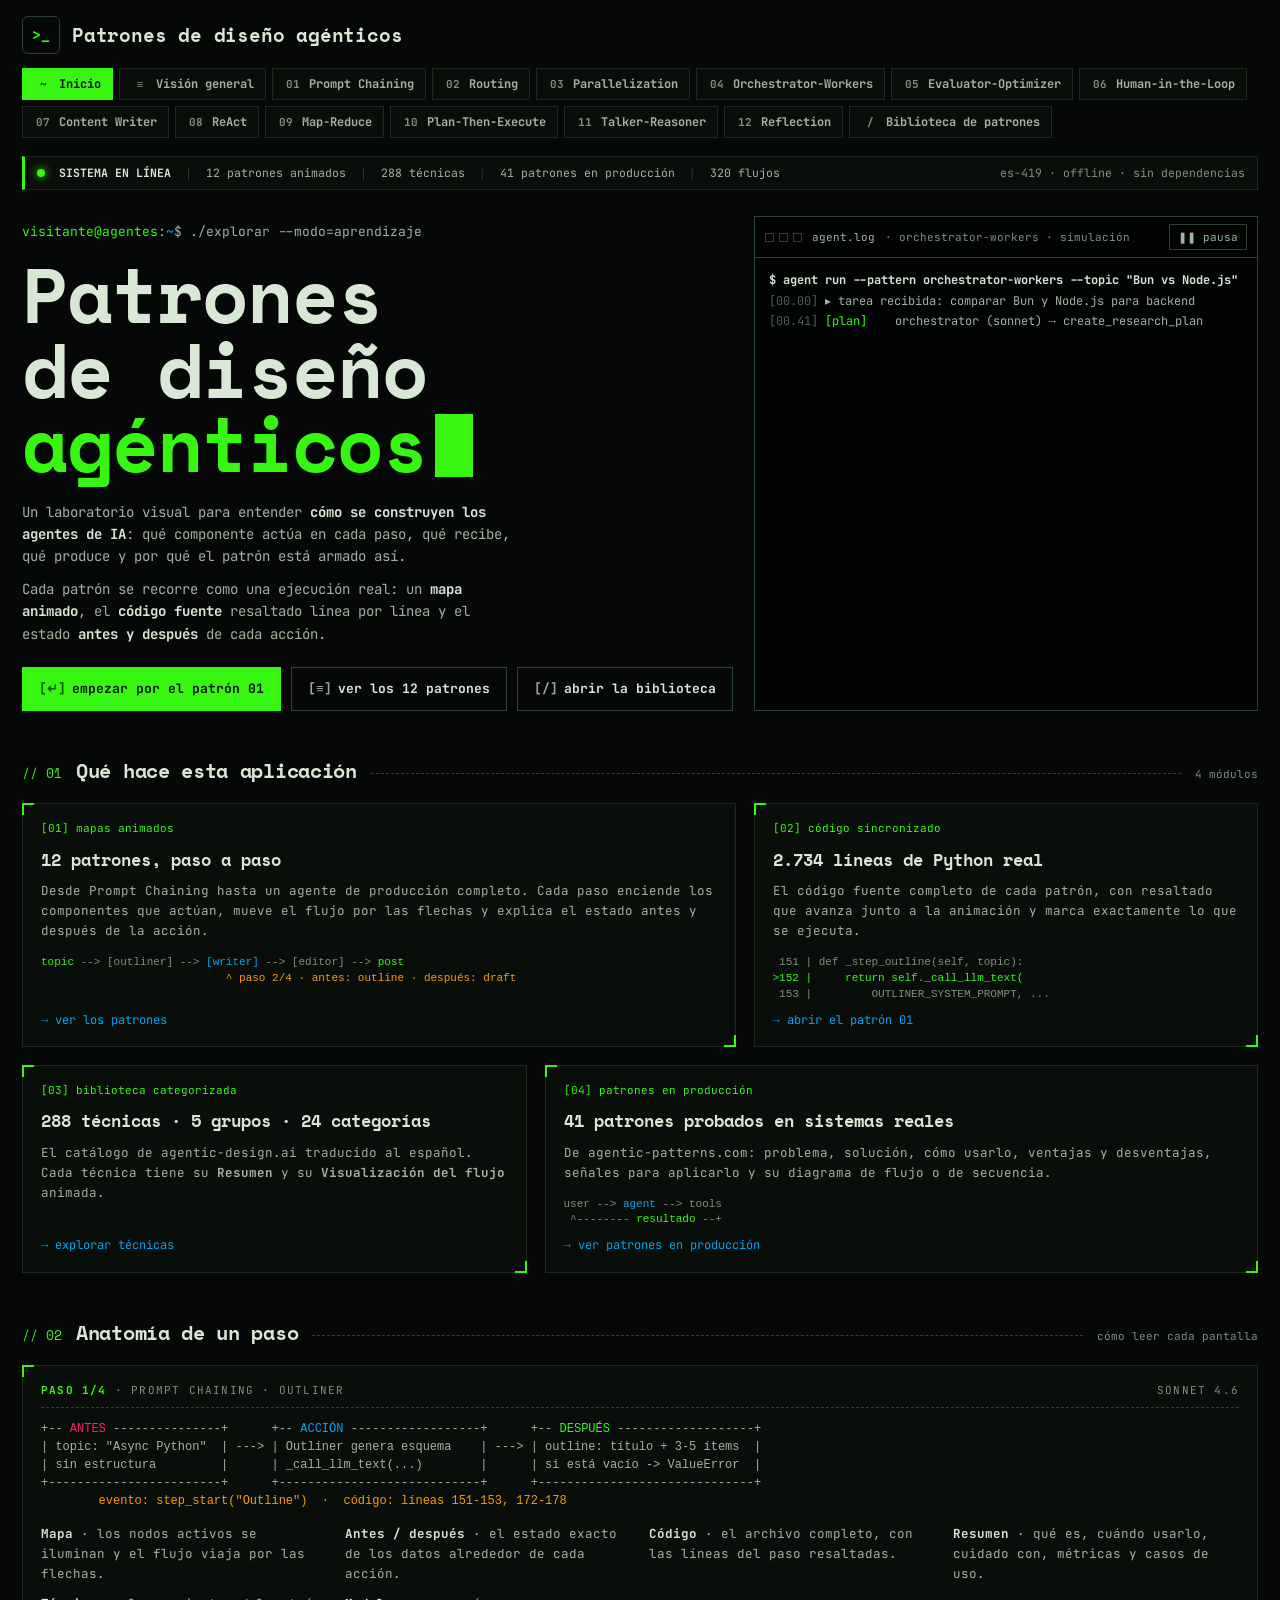
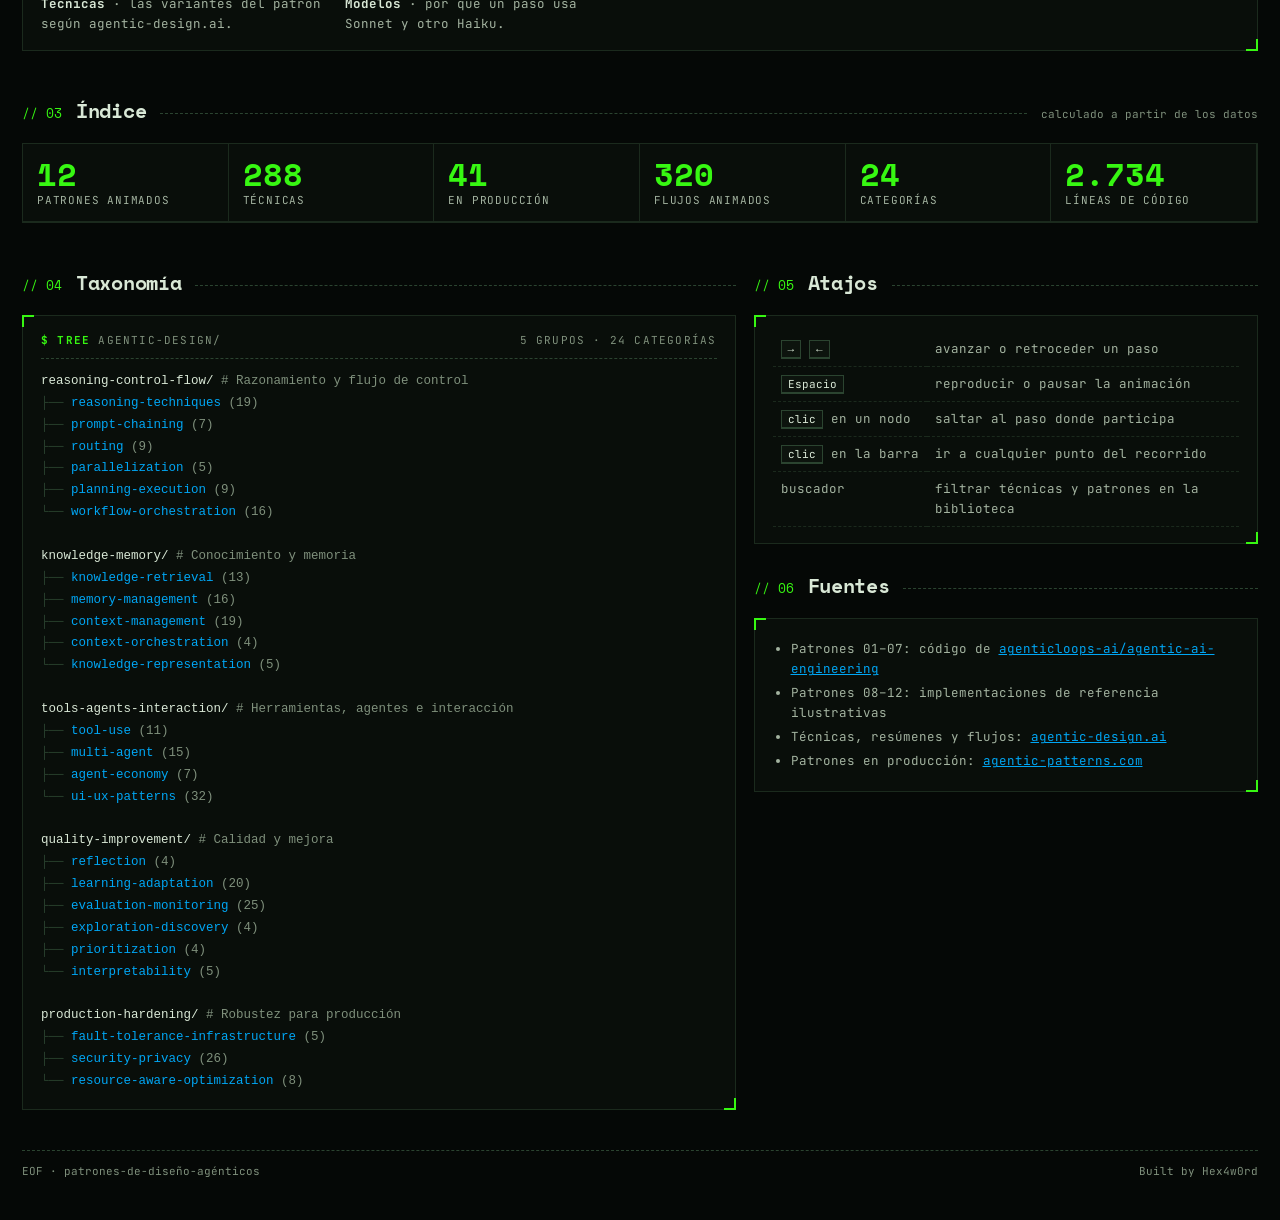
<file: index.html>
<!DOCTYPE html>
<html lang="es">
<head>
<meta charset="UTF-8">
<meta name="viewport" content="width=device-width, initial-scale=1.0">
<title>Patrones de diseño agénticos</title>
<script src="library_data.js"></script>
<style>
  :root{
    --bg:#0b1020; --panel:#111831; --panel2:#161e3a; --line:#233056; --line2:#2c3a63;
    --text:#e6ecff; --muted:#93a0c4; --dim:#5d6b92;
    --blue:#4d8dff; --teal:#2dd4bf; --purple:#b57bff; --pink:#ff5ca8; --green:#3ecf6e;
    --amber:#f5a623; --slate:#8b98b8; --red:#ff6b6b;
    --accent:#7aa2ff;
  }
  *{box-sizing:border-box}
  html,body{margin:0;padding:0;background:var(--bg);color:var(--text);
    font-family:-apple-system,BlinkMacSystemFont,"Segoe UI",Roboto,Helvetica,Arial,sans-serif;}
  body{background:
    radial-gradient(1200px 600px at 15% -10%, #16224a 0%, transparent 60%),
    radial-gradient(1000px 500px at 100% 0%, #1a1440 0%, transparent 55%),
    var(--bg);}

  .topbar{display:flex;align-items:center;gap:14px;padding:16px 22px 10px;flex-wrap:wrap;}
  .topbar h1{font-size:19px;margin:0;font-weight:700;letter-spacing:.2px;}

  .tabs{display:flex;gap:8px;padding:8px 22px 12px;flex-wrap:wrap;}
  .tab{cursor:pointer;padding:8px 13px;border-radius:10px;font-size:13px;font-weight:600;
    background:var(--panel);border:1px solid var(--line);color:var(--muted);transition:.15s;white-space:nowrap;}
  .tab:hover{border-color:var(--line2);color:var(--text)}
  .tab.active{background:linear-gradient(135deg,#233a7a,#2a1d57);color:#fff;border-color:#3c55a8;}
  .tab .n{display:inline-block;min-width:18px;text-align:center;background:#00000033;border-radius:6px;
    margin-right:6px;font-size:11px;padding:1px 5px;}

  .layout{display:grid;grid-template-columns:minmax(0,1fr);gap:16px;padding:0 22px 30px;align-items:start;}
  .layout>*,.libwrap .mapcard,#detbody{min-width:0;}  /* el mapa hace scroll dentro de su marco en pantallas angostas */

  .mapcard{background:var(--panel);border:1px solid var(--line);border-radius:14px;overflow:hidden;}
  .mapcard .head{padding:12px 16px;border-bottom:1px solid var(--line);display:flex;align-items:center;gap:12px;flex-wrap:wrap;}
  .mapcard .head h2{margin:0;font-size:16px;}
  .mapcard .head .tag{font-size:11px;color:var(--muted);}
  .legend{display:flex;gap:10px;flex-wrap:wrap;margin-left:auto;font-size:10.5px;color:var(--muted);}
  .legend i{display:inline-block;width:10px;height:10px;border-radius:3px;margin-right:4px;vertical-align:-1px;}

  .mapwrap{position:relative;width:100%;overflow-x:auto;}
  .mapwrap svg{display:block;height:auto;}
  .edge{stroke:#3a4a7c;stroke-width:2;fill:none;marker-end:url(#ah);}
  .edge.active{stroke:var(--accent);stroke-width:2.6;marker-end:url(#ahA);}
  .ahead{fill:#3a4a7c;} .ahead-a{fill:var(--accent);}
  .edge-label{font-size:10.5px;font-weight:600;fill:var(--text);}
  .lblplate{fill:#0d1430;stroke:#33406e;stroke-width:1;}
  .flowdot{fill:#fff;filter:drop-shadow(0 0 6px var(--accent));}

  .node{width:100%;height:100%;border-radius:12px;border:1.5px solid var(--line2);background:var(--panel2);
    display:flex;flex-direction:column;justify-content:center;padding:8px 11px;cursor:pointer;transition:.15s;
    box-shadow:0 4px 14px #00000055;overflow:hidden;}
  .node:hover{border-color:#4a5f9e;transform:translateY(-1px);}
  .node .nh{display:flex;align-items:center;gap:7px;font-size:12.5px;font-weight:700;line-height:1.15;}
  .node .nh .ic{font-size:14px;}
  .node .ns{font-size:10.5px;color:var(--muted);margin-top:3px;line-height:1.2;}
  .node .nm{font-size:9px;margin-top:5px;color:var(--dim);letter-spacing:.3px;text-transform:uppercase;}
  .node.is-active{border-color:var(--accent);box-shadow:0 0 0 3px #7aa2ff33, 0 0 24px #4d8dff55;}
  .node.is-active .nh{color:#fff;}

  /* type colors */
  .t-input{border-left:4px solid var(--slate);}
  .t-sonnet{border-left:4px solid var(--blue);}
  .t-haiku{border-left:4px solid var(--teal);}
  .t-tool{border-left:4px solid var(--purple);}
  .t-human{border-left:4px solid var(--pink);}
  .t-output{border-left:4px solid var(--green);}
  .t-decision{border-left:4px solid var(--amber);}
  .t-group{border-left:4px solid var(--slate);border-style:dashed;}

  .controls{display:flex;align-items:center;gap:10px;padding:12px 16px;border-top:1px solid var(--line);flex-wrap:wrap;}
  .btn{cursor:pointer;border:1px solid var(--line2);background:var(--panel2);color:var(--text);
    border-radius:9px;padding:8px 12px;font-size:13px;font-weight:600;transition:.15s;}
  .btn:hover{border-color:#4a5f9e;}
  .btn.primary{background:linear-gradient(135deg,#2f4fbe,#3b2a8c);border-color:#4460c0;}
  .btn:disabled{opacity:.4;cursor:default;}
  .progress{flex:1;min-width:120px;height:6px;background:var(--line);border-radius:99px;overflow:hidden;cursor:pointer;}
  .progress .fill{height:100%;background:linear-gradient(90deg,var(--blue),var(--teal));width:0%;transition:width .2s;}
  .stepinfo{font-size:12px;color:var(--muted);}

  .dots{display:flex;gap:5px;flex-wrap:wrap;}
  .dot{width:10px;height:10px;border-radius:50%;background:var(--line2);cursor:pointer;transition:.15s;}
  .dot.on{background:var(--accent);transform:scale(1.25);}
  .dot.done{background:var(--line);}

  .below{display:grid;grid-template-columns:minmax(0,1fr) minmax(0,1.05fr);gap:16px;align-items:start;}
  @media(max-width:940px){.below{grid-template-columns:minmax(0,1fr)}}
  .below2{display:grid;grid-template-columns:minmax(0,1.1fr) minmax(0,.9fr);gap:16px;align-items:start;}
  @media(max-width:820px){.below2{grid-template-columns:minmax(0,1fr)}}
  .card{background:var(--panel);border:1px solid var(--line);border-radius:14px;padding:16px;}
  .card h3{margin:0 0 4px;font-size:13px;text-transform:uppercase;letter-spacing:.8px;color:var(--muted);}
  .card .phase{font-size:11px;color:var(--amber);font-weight:700;letter-spacing:.5px;margin-bottom:6px;}
  .card .action{font-size:14.5px;line-height:1.45;margin-bottom:12px;}
  .card .component{font-size:12px;color:var(--accent);font-weight:700;margin-bottom:10px;}
  .badges{display:flex;gap:6px;flex-wrap:wrap;margin-bottom:12px;}
  .badge{font-size:10.5px;padding:3px 8px;border-radius:7px;background:#00000033;border:1px solid var(--line2);color:var(--muted);}
  .badge.model{color:#cfe0ff;border-color:#3c55a8;}
  .badge.tool{color:#e5d0ff;border-color:#6d4bb0;}
  .badge.event{color:#cff3e8;border-color:#2c7a5c;}

  .bc{display:grid;grid-template-columns:1fr 1fr;gap:8px;}
  @media(max-width:560px){.bc{grid-template-columns:1fr}}
  .box{border-radius:10px;padding:9px 11px;font-size:12px;line-height:1.4;}
  .box.before{background:#2a1414;border:1px solid #5a2a2a;}
  .box.after{background:#12281c;border:1px solid #275437;}
  .box h4{margin:0 0 5px;font-size:11px;text-transform:uppercase;letter-spacing:.6px;}
  .box.before h4{color:var(--red);}
  .box.after h4{color:var(--green);}
  .box ul{margin:0;padding-left:15px;}
  .box li{margin:3px 0;}

  .code{background:#0a0f1e;border:1px solid var(--line);border-radius:10px;padding:10px 12px;
    font-family:ui-monospace,SFMono-Regular,Menlo,Consolas,monospace;font-size:11.5px;line-height:1.5;
    color:#c9d6ff;white-space:pre-wrap;word-break:break-word;overflow:auto;}
  .code .kw{color:var(--purple);} .code .fn{color:var(--blue);} .code .str{color:#7ee0a8;} .code .cm{color:var(--dim);}

  /* --- code viewer (full source) --- */
  .codecard{display:flex;flex-direction:column;min-height:0;}
  .codetitle{font-size:11.5px;color:var(--muted);font-family:ui-monospace,monospace;padding:0 0 9px;
    border-bottom:1px solid var(--line);margin-bottom:9px;}
  .codetitle b{color:var(--accent);}
  .codeview{background:#080c1a;border:1px solid var(--line);border-radius:10px;overflow:auto;
    max-height:600px;font-family:ui-monospace,SFMono-Regular,Menlo,Consolas,monospace;font-size:11.5px;
    line-height:1.55;position:relative;scroll-behavior:smooth;}
  .cline{display:flex;white-space:pre;min-width:max-content;position:relative;}
  .cline .ln{flex:0 0 auto;width:44px;text-align:right;padding-right:12px;color:var(--dim);
    user-select:none;border-right:1px solid var(--line);margin-right:12px;}
  .cline .lc{color:#c9d6ff;padding-right:16px;}
  .cline.hl{background:#1c2c58;}
  .cline.hl .ln{color:var(--accent);font-weight:700;}
  .cline.hl .lc{color:#ffffff;}
  .cline.hl::before{content:"";position:absolute;left:0;top:0;bottom:0;width:3px;background:var(--accent);}
  .py-kw{color:var(--purple);} .py-str{color:#7ee0a8;} .py-cm{color:var(--dim);font-style:italic;}
  .py-dc{color:var(--amber);} .py-num{color:#f0b46b;} .py-fn{color:var(--blue);}

  .hint{font-size:11.5px;color:var(--muted);margin-top:12px;padding:8px 11px;border-radius:9px;
    background:#0d1430;border:1px dashed var(--line2);line-height:1.5;}
  .hint b{color:var(--accent);}
  .maphint{padding:0 16px 12px;font-size:11.5px;color:var(--muted);}
  .maphint b{color:var(--accent);}
  .modelnote{font-size:12.5px;color:var(--muted);line-height:1.55;}
  .modelnote code{color:var(--accent);background:#00000033;padding:1px 5px;border-radius:5px;font-size:11px;}

  .ucgrid{display:grid;grid-template-columns:repeat(auto-fill,minmax(250px,1fr));gap:10px;margin-top:10px;}
  .uc{background:#0d1430;border:1px solid var(--line);border-radius:10px;padding:11px 13px;}
  .uct{font-size:12.5px;font-weight:700;color:var(--text);margin-bottom:4px;line-height:1.3;}
  .uct .em{opacity:.5;font-weight:600;font-size:10.5px;text-transform:uppercase;letter-spacing:.4px;}
  .ucd{font-size:12px;color:var(--muted);line-height:1.45;}
  .whenuse{margin-top:12px;padding:12px 14px;border-radius:10px;background:#132a44;border:1px solid #2c4a70;
    font-size:12.5px;color:#d7e5ff;line-height:1.55;}
  .whenuse b{color:#8fb7ff;}

  /* --- técnicas + biblioteca --- */
  .techlist{display:flex;flex-direction:column;gap:8px;margin-top:8px;max-height:340px;overflow:auto;padding-right:4px;}
  .tech{background:#0d1430;border:1px solid var(--line);border-radius:9px;padding:9px 11px;}
  .techt{font-size:12.5px;font-weight:700;color:var(--text);display:flex;justify-content:space-between;gap:8px;align-items:baseline;}
  .techc{font-size:9.5px;text-transform:uppercase;letter-spacing:.4px;padding:1px 6px;border-radius:6px;border:1px solid var(--line2);}
  .techc.low{color:#7ee0a8;border-color:#2c6b4a;}
  .techc.medium{color:#f0c674;border-color:#7a6220;}
  .techc.high{color:#ff8a8a;border-color:#7a3030;}
  .techd{font-size:11.5px;color:var(--muted);line-height:1.4;margin-top:4px;}

  .libwrap{padding:6px 22px 40px;}
  .libbar{display:flex;gap:10px;flex-wrap:wrap;align-items:center;margin:6px 0 18px;}
  .libsearch{flex:1;min-width:220px;background:var(--panel);border:1px solid var(--line2);border-radius:10px;
    color:var(--text);padding:10px 14px;font-size:13.5px;outline:none;}
  .libsearch:focus{border-color:var(--accent);}
  .seg{display:flex;gap:6px;flex-wrap:wrap;}
  .seg .s{cursor:pointer;padding:8px 14px;border-radius:10px;font-size:12.5px;font-weight:600;
    background:var(--panel);border:1px solid var(--line);color:var(--muted);transition:.15s;}
  .seg .s.on{background:linear-gradient(135deg,#233a7a,#2a1d57);color:#fff;border-color:#3c55a8;}
  .libcount{font-size:12px;color:var(--dim);}

  .catsec{margin-bottom:26px;}
  .cathead{display:flex;align-items:baseline;gap:10px;padding:6px 2px 10px;border-bottom:1px solid var(--line);margin-bottom:12px;}
  .cathead h3{margin:0;font-size:16px;}
  .cathead .n{font-size:11.5px;color:var(--dim);}
  .catdesc{font-size:12px;color:var(--muted);margin-top:2px;}

  .libgrid{display:grid;grid-template-columns:repeat(auto-fill,minmax(300px,1fr));gap:10px;}
  .lcard{background:var(--panel);border:1px solid var(--line);border-radius:12px;padding:13px 14px;transition:.15s;cursor:pointer;}
  .lcard:hover{border-color:#4a5f9e;transform:translateY(-1px);}
  .lcard .lt{font-size:13.5px;font-weight:700;color:var(--text);display:flex;justify-content:space-between;gap:8px;align-items:baseline;}
  .lcard .ld{font-size:12px;color:var(--muted);line-height:1.45;margin-top:6px;}
  .lcard .ltags{display:flex;gap:5px;flex-wrap:wrap;margin-top:8px;}
  .ltag{font-size:10px;padding:2px 7px;border-radius:6px;background:#00000033;border:1px solid var(--line2);color:var(--muted);}
  .st-prod{color:#3ecf6e;border-color:#2c6b4a !important;background:#0d2317 !important;}
  .st-badge{font-size:9.5px;text-transform:uppercase;letter-spacing:.4px;padding:2px 7px;border-radius:6px;border:1px solid var(--line2);}
  .lcard .sig{margin-top:9px;font-size:11px;color:var(--dim);line-height:1.4;}
  .lcard .sig b{color:var(--muted);}

  .libdetail{background:var(--panel);border:1px solid var(--line);border-radius:14px;padding:20px;margin-bottom:20px;}
  .libdetail h2{margin:0 0 4px;font-size:18px;}
  .libdetail .meta{font-size:11.5px;color:var(--dim);margin-bottom:12px;}
  .libdetail .desc{font-size:13.5px;color:var(--muted);line-height:1.6;margin-bottom:12px;}
  .libdetail h4{margin:16px 0 6px;font-size:12px;text-transform:uppercase;letter-spacing:.8px;color:var(--muted);}
  .libdetail ul{margin:0;padding-left:16px;}
  .libdetail li{font-size:12.5px;color:var(--muted);margin:4px 0;line-height:1.5;}
  .backlink{cursor:pointer;color:var(--accent);font-size:12.5px;font-weight:600;margin-bottom:12px;display:inline-block;}
  .backlink:hover{text-decoration:underline;}
  /* --- biblioteca agrupada + detalle --- */
  .groupnav{display:flex;gap:8px;flex-wrap:wrap;margin:-6px 0 18px;}
  .gchip{cursor:pointer;font-size:12px;padding:6px 11px;border-radius:999px;background:var(--panel);border:1px solid var(--line2);color:var(--muted);}
  .gchip:hover{color:var(--text);border-color:#4a5f9e;} .gchip small{color:var(--dim);margin-left:3px;}
  .grpsec{margin:10px 0 30px;}
  .grphead{display:flex;align-items:baseline;gap:12px;flex-wrap:wrap;padding:8px 0 10px;margin-bottom:14px;border-bottom:2px solid #2f3f72;}
  .grphead h2{margin:0;font-size:19px;color:#fff;} .grphead .es{font-size:13px;color:var(--teal);font-weight:600;}
  .grphead .n{font-size:11.5px;color:var(--dim);margin-left:auto;}
  .catsec{margin:0 0 22px 6px;padding-left:12px;border-left:2px solid var(--line);}
  .ld.clamp{display:-webkit-box;-webkit-line-clamp:3;-webkit-box-orient:vertical;overflow:hidden;}
  .lfoot{display:flex;justify-content:space-between;margin-top:10px;font-size:10.5px;color:var(--dim);}
  .enbadge{font-size:9px;padding:1px 5px;border-radius:5px;background:#3a2a10;color:#f5c26b;border:1px solid #6b4f1c;vertical-align:1px;}
  .techc.very-high{color:#ff6b9a;border-color:#7a2f4a;}
  .tech.clickable{cursor:pointer;} .tech.clickable:hover{border-color:#4a5f9e;}
  .dethead{margin:4px 0 14px;} .dethead h2{margin:4px 0 6px;font-size:22px;}
  .crumbs{font-size:12px;color:var(--teal);font-weight:600;} .dethead .meta{font-size:12px;color:var(--muted);display:flex;gap:8px;align-items:center;}
  .dtabs{display:flex;gap:8px;margin:0 0 16px;border-bottom:1px solid var(--line);}
  .dtab{cursor:pointer;padding:10px 16px;font-size:13.5px;font-weight:700;color:var(--muted);border-bottom:2px solid transparent;margin-bottom:-1px;}
  .dtab.on{color:#fff;border-bottom-color:var(--accent);} .dtab:hover{color:var(--text);}
  .ovcard{margin-bottom:14px;} .ovcard h4{margin:14px 0 6px;font-size:11.5px;text-transform:uppercase;letter-spacing:.6px;color:var(--muted);}
  .ovcard p,.ovcard li{font-size:13px;line-height:1.6;color:#cdd6f4;} .ovcard .lead{font-size:14px;color:var(--text);}
  .ov2{display:grid;grid-template-columns:1fr 1fr;gap:14px;} .ov2.inner{gap:18px;} @media(max-width:820px){.ov2{grid-template-columns:1fr}}
  .tldr{display:grid;grid-template-columns:repeat(3,1fr);gap:12px;} @media(max-width:820px){.tldr{grid-template-columns:1fr}}
  .tldr>div{background:#0d1430;border:1px solid var(--line);border-radius:10px;padding:10px 12px;}
  .tldr h4{margin:0 0 4px;color:var(--teal);font-size:11.5px;text-transform:uppercase;letter-spacing:.6px;} .tldr p{margin:0;font-size:12.5px;line-height:1.55;color:#cdd6f4;}
  .kv30{display:flex;flex-direction:column;gap:6px;margin:6px 0;font-size:13px;line-height:1.55;}
  .kv30 b{color:var(--accent);}
  ul.plain,ul.checks,ul.okl,ul.badl,ol.impl{margin:0;padding-left:18px;}
  ul.checks li::marker{content:"✔  ";color:var(--green);} ul.okl li::marker{content:"✓  ";color:var(--green);} ul.badl li::marker{content:"✗  ";color:var(--red);}
  .metrics{display:grid;grid-template-columns:repeat(auto-fill,minmax(200px,1fr));gap:10px;}
  .metrics>div{background:#0d1430;border:1px solid var(--line);border-radius:10px;padding:9px 11px;font-size:12px;display:flex;flex-direction:column;gap:3px;}
  .metrics b{color:var(--text);} .metrics span{color:var(--muted);}
  .refs a,.md a{color:var(--accent);word-break:break-word;}
  .md code,.ovcard code{background:#00000040;padding:1px 5px;border-radius:5px;font-size:12px;color:#cfe0ff;}
  .md h5{margin:12px 0 4px;font-size:13px;color:var(--text);} .md blockquote{margin:6px 0;padding:6px 12px;border-left:3px solid var(--line2);color:var(--muted);}
  .mdt{border-collapse:collapse;margin:8px 0;font-size:12px;} .mdt th,.mdt td{border:1px solid var(--line);padding:5px 8px;text-align:left;vertical-align:top;}
  .mdt th{background:#0d1430;color:var(--text);}
  pre.code{white-space:pre-wrap;}
  .btnrow{display:flex;gap:10px;margin-top:12px;flex-wrap:wrap;}
  .inph{margin:12px 0 6px;font-size:11.5px;text-transform:uppercase;letter-spacing:.6px;color:var(--muted);}
  /* nodos de diagramas de la biblioteca */
  .dnode{width:100%;height:100%;box-sizing:border-box;border-radius:11px;border:1.5px solid var(--line2);border-left:4px solid var(--teal);
    background:var(--panel2);padding:8px 12px;overflow:hidden;cursor:pointer;transition:.15s;box-shadow:0 4px 14px #00000055;}
  .dnode:hover{border-color:#4a5f9e;}
  .dnode .dt{font-size:12px;font-weight:700;line-height:17px;color:var(--text);overflow-wrap:anywhere;}
  .dnode .ds{font-size:11px;line-height:15px;color:var(--muted);margin-top:4px;overflow-wrap:anywhere;}
  .dnode.c-input{border-left-color:var(--slate);} .dnode.c-output{border-left-color:var(--green);}
  .dnode.c-decision{border-left-color:var(--amber);} .dnode.c-store{border-left-color:var(--purple);}
  .dnode.c-actor{border-left-color:var(--blue);text-align:center;}
  .dnode.c-note{background:#241f10;border:1px dashed #8a6d2a;border-left:1px dashed #8a6d2a;cursor:default;}
  .dnode.c-note .ds{color:#e8d5a3;margin-top:0;}
  .dnode.is-active{border-color:var(--accent);box-shadow:0 0 0 3px #7aa2ff33,0 0 24px #4d8dff55;}
  .dnode.is-active .dt{color:#fff;}
  .lifeline{stroke:#33406e;stroke-width:1.5;stroke-dasharray:5 5;}
  .sqframe{fill:#7aa2ff08;stroke:#4b5a8c;stroke-width:1.2;stroke-dasharray:4 3;}
  .sqtag{fill:#1c2850;stroke:#4b5a8c;} .sqtagt{font-size:10.5px;font-weight:700;fill:#b9c7f0;}
  .sqelse{stroke:#4b5a8c;stroke-dasharray:4 3;}


  .concepts{margin-top:2px;}
  .concepts li{font-size:12.5px;color:var(--muted);margin:5px 0;line-height:1.4;}
  .concepts b{color:var(--text);}

  .overview{display:grid;grid-template-columns:repeat(auto-fill,minmax(300px,1fr));gap:14px;padding:8px 22px 40px;}
  .ocard{background:var(--panel);border:1px solid var(--line);border-radius:14px;padding:18px;cursor:pointer;transition:.15s;}
  .ocard:hover{border-color:#4a5f9e;transform:translateY(-2px);}
  .ocard .big{font-size:26px;}
  .ocard h3{margin:10px 0 4px;font-size:16px;}
  .ocard .adds{font-size:12px;color:var(--teal);font-weight:700;margin:2px 0 8px;}
  .ocard p{font-size:13px;color:var(--muted);margin:0;line-height:1.5;}
  .ocard .numb{font-size:11px;color:var(--dim);}
  .tooltip{position:fixed;pointer-events:none;z-index:50;max-width:280px;background:#0c1330;border:1px solid #3c55a8;
    border-radius:10px;padding:10px 12px;font-size:12px;color:var(--text);box-shadow:0 8px 30px #000;opacity:0;transition:opacity .1s;}
  .tooltip b{color:var(--accent);}
  .tooltip .ttmodel{color:var(--muted);font-size:11px;}

  /* ============================================================
     HOME · estética terminal (tokens de la skill "mono")
     ============================================================ */
  @font-face{font-family:"Space Mono";font-weight:400;font-style:normal;font-display:swap;src:url("fonts/space-mono-400.woff2") format("woff2");}
  @font-face{font-family:"Space Mono";font-weight:700;font-style:normal;font-display:swap;src:url("fonts/space-mono-700.woff2") format("woff2");}
  @font-face{font-family:"JetBrains Mono";font-weight:400 700;font-style:normal;font-display:swap;src:url("fonts/jetbrains-mono.woff2") format("woff2");}
  :root{
    --m-primary:#37F712; --m-secondary:#00A6F4; --m-success:#00A63D; --m-warning:#FE9900; --m-danger:#FF2157;
    --m-bg:#050806; --m-panel:#090e0a; --m-panel2:#0d140e; --m-line:#1b2a1d; --m-line2:#2b4430;
    --m-fg:#d9e8d6; --m-soft:#a3b3a0; --m-dim:#7f907c;
    --mono:"JetBrains Mono",ui-monospace,SFMono-Regular,Menlo,Consolas,monospace;
    --display:"Space Mono","JetBrains Mono",ui-monospace,monospace;
  }

  /* barra superior en clave terminal */
  .topbar .brand{display:flex;align-items:center;gap:12px;text-decoration:none;color:inherit;border-radius:8px;}
  .topbar .brand:focus-visible{outline:2px solid var(--m-primary);outline-offset:4px;}
  .topbar .logo{width:38px;height:38px;border-radius:6px;display:grid;place-items:center;font-family:var(--mono);
    font-size:15px;font-weight:700;color:var(--m-primary);background:var(--m-bg);border:1px solid var(--m-line2);}
  .topbar h1{font-family:var(--display);font-size:19px;letter-spacing:-.2px;}

  .home{font-family:var(--mono);color:var(--m-fg);background:var(--m-bg);font-size:13.5px;line-height:1.6;
    padding:0 22px 40px;position:relative;}
  .home *::selection{background:var(--m-primary);color:#000;}
  .home a{color:var(--m-secondary);}
  .home :focus-visible{outline:2px solid var(--m-primary);outline-offset:2px;}

  .h-status{display:flex;flex-wrap:wrap;gap:6px 14px;align-items:center;font-size:11.5px;color:var(--m-soft);
    border:1px solid var(--m-line);border-left:3px solid var(--m-primary);background:var(--m-panel);padding:7px 12px;margin:4px 0 26px;}
  .h-status .led{width:8px;height:8px;border-radius:50%;background:var(--m-primary);box-shadow:0 0 8px var(--m-primary);}
  .h-status .sep{color:var(--m-line2);}
  .h-status b{color:var(--m-fg);font-weight:700;}
  .h-status .right{margin-left:auto;color:var(--m-dim);}

  .h-grid{display:grid;grid-template-columns:repeat(12,minmax(0,1fr));gap:18px;}
  @media(max-width:980px){.h-grid{grid-template-columns:minmax(0,1fr)}.h-grid>*{grid-column:1/-1 !important;min-width:0}}

  /* paneles con marcas de esquina */
  .h-panel{position:relative;background:var(--m-panel);border:1px solid var(--m-line);padding:16px 18px;}
  .h-panel::before,.h-panel::after{content:"";position:absolute;width:10px;height:10px;border-color:var(--m-primary);border-style:solid;}
  .h-panel::before{top:-1px;left:-1px;border-width:2px 0 0 2px;}
  .h-panel::after{bottom:-1px;right:-1px;border-width:0 2px 2px 0;}
  .h-ptitle{display:flex;justify-content:space-between;gap:10px;font-size:11px;letter-spacing:1.2px;text-transform:uppercase;
    color:var(--m-dim);border-bottom:1px dashed var(--m-line2);padding-bottom:8px;margin-bottom:12px;}
  .h-ptitle b{color:var(--m-primary);font-weight:700;}

  /* hero */
  .h-hero-l{grid-column:1/8;padding:6px 0 0;}
  .h-term{grid-column:8/13;}
  .h-prompt{font-size:13px;color:var(--m-soft);margin-bottom:14px;}
  .h-prompt .u{color:var(--m-primary);} .h-prompt .p{color:var(--m-secondary);}
  .h-title{font-family:var(--display);font-weight:700;font-size:clamp(38px,6.2vw,76px);line-height:.98;letter-spacing:-2px;
    margin:0 0 20px;color:var(--m-fg);}
  .h-title .acc{color:var(--m-primary);}
  .h-cursor{display:inline-block;width:.5em;height:.82em;background:var(--m-primary);margin-left:8px;vertical-align:-.06em;
    animation:hblink 1.1s steps(1) infinite;}
  @keyframes hblink{50%{opacity:0}}
  .h-lede{max-width:62ch;color:var(--m-soft);font-size:14px;margin:0 0 10px;}
  .h-lede b{color:var(--m-fg);}
  .h-cta{display:flex;flex-wrap:wrap;gap:10px;margin-top:22px;}
  .h-btn{font-family:var(--mono);font-size:13px;font-weight:700;cursor:pointer;padding:11px 16px;min-height:44px;
    background:transparent;color:var(--m-fg);border:1px solid var(--m-line2);border-radius:0;transition:background .12s,color .12s,border-color .12s;}
  .h-btn:hover{border-color:var(--m-primary);color:var(--m-primary);}
  .h-btn.primary{background:var(--m-primary);color:#031003;border-color:var(--m-primary);}
  .h-btn.primary:hover{background:#7dff63;color:#031003;}
  .h-btn .k{opacity:.7;margin-right:6px;}

  /* terminal agent.log */
  .h-termwin{background:#020403;border:1px solid var(--m-line2);height:100%;display:flex;flex-direction:column;min-height:380px;}
  .h-termbar{display:flex;align-items:center;gap:10px;padding:7px 10px;border-bottom:1px solid var(--m-line2);font-size:11px;color:var(--m-dim);}
  .h-termbar .dots{display:flex;gap:5px;} .h-termbar .dots i{width:9px;height:9px;border:1px solid var(--m-line2);display:block;}
  .h-termbar .t{color:var(--m-soft);} .h-termbar button{margin-left:auto;font-family:var(--mono);font-size:11px;cursor:pointer;
    background:none;border:1px solid var(--m-line2);color:var(--m-soft);padding:3px 8px;min-height:26px;}
  .h-termbar button:hover{color:var(--m-primary);border-color:var(--m-primary);}
  .h-log{margin:0;padding:12px 14px;font-family:var(--mono);font-size:12px;line-height:1.7;white-space:pre-wrap;color:var(--m-soft);flex:1;overflow:hidden;}
  .h-log .ts{color:#4d5f4b;} .h-log .ok{color:var(--m-primary);} .h-log .in{color:var(--m-secondary);}
  .h-log .wr{color:var(--m-warning);} .h-log .er{color:var(--m-danger);} .h-log .hl{color:var(--m-fg);font-weight:700;}

  /* secciones */
  .h-sec{margin-top:44px;}
  .h-sech{display:flex;align-items:baseline;gap:14px;margin:0 0 16px;font-family:var(--display);}
  .h-sech .n{color:var(--m-primary);font-size:13px;} .h-sech h3{margin:0;font-size:20px;letter-spacing:-.3px;color:var(--m-fg);}
  .h-sech .rule{flex:1;border-bottom:1px dashed var(--m-line2);transform:translateY(-4px);}
  .h-sech .meta{font-family:var(--mono);font-size:11px;color:var(--m-dim);}

  /* módulos (asimétricos) */
  .h-mod{display:flex;flex-direction:column;gap:8px;cursor:pointer;transition:border-color .12s,background .12s;}
  .h-mod:hover{border-color:var(--m-line2);background:var(--m-panel2);}
  .h-mod .idx{font-size:11px;color:var(--m-primary);}
  .h-mod h4{margin:0;font-family:var(--display);font-size:17px;color:var(--m-fg);}
  .h-mod p{margin:0;color:var(--m-soft);font-size:12.5px;}
  .h-mod .go{margin-top:auto;font-size:12px;color:var(--m-secondary);}
  .h-mod pre{overflow-x:auto;margin:6px 0 0;font-size:11px;line-height:1.45;color:var(--m-dim);white-space:pre;overflow:hidden;}
  .h-mod pre .g{color:var(--m-primary);} .h-mod pre .b{color:var(--m-secondary);} .h-mod pre .a{color:var(--m-warning);}

  /* anatomía de un paso */
  .h-anat pre{margin:0;font-size:12px;line-height:1.5;color:var(--m-soft);overflow-x:auto;white-space:pre;}
  .h-anat pre .g{color:var(--m-primary);} .h-anat pre .b{color:var(--m-secondary);} .h-anat pre .r{color:var(--m-danger);} .h-anat pre .a{color:var(--m-warning);}
  .h-legend{display:grid;grid-template-columns:repeat(auto-fill,minmax(230px,1fr));gap:10px 18px;margin-top:14px;font-size:12.5px;color:var(--m-soft);}
  .h-legend b{color:var(--m-fg);}

  /* índice numérico */
  .h-stats{display:grid;grid-template-columns:repeat(6,1fr);border:1px solid var(--m-line);}
  @media(max-width:980px){.h-stats{grid-template-columns:repeat(3,1fr)}}
  .h-stats>div{padding:14px 14px 12px;border-right:1px solid var(--m-line);border-bottom:1px solid var(--m-line);background:var(--m-panel);}
  .h-stats .v{font-family:var(--display);font-size:32px;font-weight:700;color:var(--m-primary);line-height:1.05;}
  .h-stats .l{font-size:11px;color:var(--m-soft);text-transform:uppercase;letter-spacing:.8px;}

  /* árbol de taxonomía */
  .h-tree{font-size:12.5px;line-height:1.75;color:var(--m-soft);overflow-x:auto;margin:0;}
  .h-tree .grp{color:var(--m-fg);font-weight:700;cursor:pointer;}
  .h-tree .grp:hover{color:var(--m-primary);}
  .h-tree .es{color:var(--m-dim);font-weight:400;}
  .h-tree .br{color:var(--m-line2);} .h-tree .c{color:var(--m-secondary);} .h-tree .n{color:var(--m-dim);}
  .h-tree button.grp{background:none;border:0;padding:0;font:inherit;text-align:left;}

  /* atajos */
  .h-keys{width:100%;border-collapse:collapse;font-size:12.5px;}
  .h-keys td{padding:7px 8px;border-bottom:1px dashed var(--m-line);vertical-align:top;color:var(--m-soft);}
  .h-keys td:first-child{white-space:nowrap;width:1%;}
  kbd{font-family:var(--mono);font-size:11px;color:var(--m-fg);background:var(--m-panel2);border:1px solid var(--m-line2);
    border-bottom-width:2px;padding:1px 6px;}

  .h-src li{color:var(--m-soft);font-size:12.5px;margin:4px 0;} .h-src ul{margin:0;padding-left:18px;}
  .h-eof{margin-top:40px;padding-top:12px;border-top:1px dashed var(--m-line2);display:flex;justify-content:space-between;
    flex-wrap:wrap;gap:8px;font-size:11px;color:var(--m-dim);}

  @media (prefers-reduced-motion: reduce){ .h-cursor{animation:none;} }

  /* ============================================================
     TEMA TERMINAL GLOBAL (skill "mono") — se aplica a toda la app.
     Redefine las variables base y reemplaza esquinas redondeadas,
     degradados y sombras de la versión anterior.
     ============================================================ */
  :root{
    --bg:#050806; --panel:#090e0a; --panel2:#0d140e; --line:#1b2a1d; --line2:#2b4430;
    --text:#d9e8d6; --muted:#a3b3a0; --dim:#7f907c;
    --accent:#37F712;                          /* activo / foco / resaltado */
    --blue:#00A6F4;  --teal:#2DE2C5; --purple:#B47CFF; --pink:#FF4FA3;   /* tipos de nodo */
    --green:#00C24A; --amber:#FE9900; --slate:#8C9A89; --red:#FF2157;
  }
  html,body{font-family:var(--mono);background:var(--bg);}
  body{background:var(--bg);font-size:13px;}
  ::selection{background:var(--m-primary);color:#000;}
  :focus-visible{outline:2px solid var(--m-primary);outline-offset:2px;}
  h1,h2,h3,.cathead h3,.grphead h2,.dethead h2,.mapcard .head h2{font-family:var(--display);letter-spacing:-.2px;}

  /* barra de ruta tipo prompt */
  .pathbar{font-size:12px;color:var(--muted);padding:2px 22px 14px;white-space:nowrap;overflow:hidden;text-overflow:ellipsis;}
  .pathbar .u{color:var(--m-primary);} .pathbar .p{color:var(--m-secondary);} .pathbar .c{color:var(--dim);}

  /* pestañas = menú de terminal */
  .tabs{gap:6px;padding:4px 22px 14px;}
  .tab{font-family:var(--mono);font-size:12px;font-weight:700;border-radius:0;padding:7px 11px;background:var(--panel);
    border:1px solid var(--line);color:var(--muted);}
  .tab:hover{border-color:var(--line2);color:var(--text);}
  .tab.active{background:var(--m-primary);color:#031003;border-color:var(--m-primary);}
  .tab .n{background:transparent;border-radius:0;padding:0;margin-right:7px;color:var(--dim);font-size:11px;}
  .tab.active .n{color:#031003;opacity:.75;}

  /* paneles: esquinas rectas, sin sombras ni degradados, con marcas de esquina */
  .card,.mapcard,.ocard,.lcard,.libdetail,.tech,.uc,.box,.tldr>div,.metrics>div,.codeview,.code,.hint,.whenuse,
  .h-panel,.libsearch,.seg .s,.gchip,.badge,.techc,.st-badge,.ltag,.enbadge,.btn,.progress,.dot,.codeview .cline{border-radius:0 !important;}
  .card,.mapcard,.ocard,.libdetail{position:relative;background:var(--panel);border:1px solid var(--line);box-shadow:none;}
  .card::before,.card::after,.mapcard::before,.mapcard::after,.ocard::before,.ocard::after{content:"";position:absolute;width:10px;height:10px;
    border-color:var(--m-primary);border-style:solid;pointer-events:none;z-index:1;}
  .card::before,.mapcard::before,.ocard::before{top:-1px;left:-1px;border-width:2px 0 0 2px;}
  .card::after,.mapcard::after,.ocard::after{bottom:-1px;right:-1px;border-width:0 2px 2px 0;}
  .card h3{color:var(--dim);font-family:var(--mono);font-size:11.5px;letter-spacing:1.2px;}
  .card h3::before{content:"// ";color:var(--m-primary);}
  .mapcard .head{border-bottom:1px dashed var(--line2);}
  .mapcard .head h2{font-size:15px;} .mapcard .head .tag{color:var(--dim);font-family:var(--mono);}
  .pnum{color:var(--m-primary);margin-right:4px;}
  .legend{font-family:var(--mono);} .legend i{border-radius:0;}
  .controls{border-top:1px dashed var(--line2);}
  .maphint,.hint{color:var(--muted);} .maphint b,.hint b{color:var(--m-primary);}
  .hint{background:var(--panel2);border:1px dashed var(--line2);}

  /* botones */
  .btn{font-family:var(--mono);font-size:12px;background:transparent;border:1px solid var(--line2);color:var(--text);min-height:36px;}
  .btn:hover{border-color:var(--m-primary);color:var(--m-primary);}
  .btn.primary{background:var(--m-primary);border-color:var(--m-primary);color:#031003;}
  .btn.primary:hover{background:#7dff63;color:#031003;}
  .progress{background:var(--line);height:6px;} .progress .fill{background:var(--m-primary);}
  .dot{background:var(--line2);} .dot.on{background:var(--m-primary);transform:none;outline:2px solid #37F71255;outline-offset:2px;}
  .dot.done{background:#1f5c1a;}
  .stepinfo{font-family:var(--mono);color:var(--muted);}

  /* nodos de los mapas y de los diagramas */
  .node,.dnode{border-radius:2px;background:var(--panel2);border-color:var(--line2);box-shadow:none;font-family:var(--mono);}
  .node:hover{transform:none;border-color:var(--dim);} .dnode:hover{border-color:var(--dim);}
  .node .nh{font-size:12px;} .node .nh .ic{display:none;}
  .node .ns{font-size:10.5px;color:var(--muted);} .node .nm{font-size:9.5px;color:var(--dim);}
  .node.is-active,.dnode.is-active{border-color:var(--m-primary);box-shadow:0 0 0 1px var(--m-primary),0 0 18px #37F71244;}
  .node.is-active .nh,.dnode.is-active .dt{color:var(--m-primary);}
  .edge{stroke:#2f4a33;} .ahead{fill:#2f4a33;}
  .edge.active{stroke:var(--m-primary);} .ahead-a{fill:var(--m-primary);}
  .flowdot{fill:#dfffd6;filter:drop-shadow(0 0 5px var(--m-primary));}
  .edge-label{font-family:var(--mono);font-size:10.5px;font-weight:700;fill:var(--text);}
  .lblplate{fill:#030604;stroke:var(--line2);rx:2px;}
  .dnode.c-note{background:#1d1608;border:1px dashed #7a5a14;border-left:1px dashed #7a5a14;}
  .dnode.c-note .ds{color:#ffd28a;}
  .lifeline{stroke:#2b4430;} .sqframe{fill:#37F71206;stroke:#2b4430;} .sqtag{fill:#0d140e;stroke:#2b4430;}
  .sqtagt{font-family:var(--mono);fill:var(--muted);} .sqelse{stroke:#2b4430;}
  .tooltip{border-radius:0;background:#020403;border:1px solid var(--m-primary);font-family:var(--mono);box-shadow:none;}
  .tooltip b{color:var(--m-primary);}

  /* tarjeta del paso */
  .card .phase{color:var(--m-warning);font-family:var(--mono);}
  .card .component{color:var(--m-secondary);}
  .badge{font-family:var(--mono);background:transparent;}
  .badge.model{color:var(--m-secondary);border-color:#00A6F455;}
  .badge.tool{color:var(--purple);border-color:#B47CFF55;}
  .badge.event{color:var(--m-primary);border-color:#37F71255;}
  .box{background:var(--panel2);} .box.before{background:#140709;border-color:#5a1a26;} .box.after{background:#06140a;border-color:#1f5c2a;}
  .box.before h4{color:var(--m-danger);} .box.after h4{color:var(--m-primary);}

  /* visor de código */
  .codetitle{font-family:var(--mono);color:var(--muted);} .codetitle b{color:var(--m-primary);}
  .codeview,.code,pre.code{background:#020403;border-color:var(--line);}
  .cline .ln{color:#4d5f4b;border-right-color:var(--line);}
  .cline .lc{color:#c4d6c0;}
  .cline.hl{background:#0f2a10;} .cline.hl .ln{color:var(--m-primary);} .cline.hl .lc{color:#f0fff0;}
  .cline.hl::before{background:var(--m-primary);}
  .py-kw{color:#00A6F4;} .py-str{color:#9CFF7D;} .py-cm{color:#5f7a5c;} .py-dc{color:var(--m-warning);}
  .py-num{color:var(--m-warning);} .py-fn{color:var(--teal);}
  .code .kw{color:#00A6F4;} .code .fn{color:var(--teal);} .code .str{color:#9CFF7D;} .code .cm{color:#5f7a5c;}

  /* vista general */
  .ocard{padding:16px 18px;} .ocard:hover{transform:none;border-color:var(--line2);background:var(--panel2);}
  .ocard .big{font-family:var(--display);font-size:28px;font-weight:700;color:var(--m-primary);line-height:1;}
  .ocard h3{font-family:var(--display);} .ocard .adds{color:var(--m-secondary);} .ocard .numb{color:var(--dim);}
  .ocard p{color:var(--muted);}

  /* biblioteca */
  .libsearch{font-family:var(--mono);background:#020403;border:1px solid var(--line2);color:var(--text);}
  .libsearch:focus{border-color:var(--m-primary);}
  .seg .s{font-family:var(--mono);font-size:12px;background:var(--panel);}
  .seg .s.on{background:var(--m-primary);border-color:var(--m-primary);color:#031003;}
  .gchip{font-family:var(--mono);background:transparent;} .gchip:hover{border-color:var(--m-primary);color:var(--m-primary);}
  .grphead{border-bottom:1px dashed var(--line2);} .grphead h2{color:var(--text);}
  .grphead h2::before{content:"## ";color:var(--m-primary);}
  .grphead .es{color:var(--m-secondary);font-family:var(--mono);}
  .cathead h3::before{content:"> ";color:var(--m-primary);}
  .catsec{border-left:1px dashed var(--line2);}
  .lcard{background:var(--panel);border:1px solid var(--line);} .lcard:hover{transform:none;border-color:var(--m-primary);background:var(--panel2);}
  .tech{background:var(--panel2);border-color:var(--line);} .tech.clickable:hover{border-color:var(--m-primary);}
  .uc{background:var(--panel2);} .whenuse{background:#06140a;border-color:#1f5c2a;color:var(--text);} .whenuse b{color:var(--m-primary);}
  .tldr>div,.metrics>div{background:var(--panel2);} .tldr h4{color:var(--m-secondary);}
  .kv30 b{color:var(--m-primary);}
  .techc.low{color:var(--m-primary);border-color:#1f5c2a;} .techc.medium{color:var(--m-warning);border-color:#6b4a10;}
  .techc.high{color:var(--m-danger);border-color:#5a1a26;} .techc.very-high{color:var(--pink);border-color:#5a1a40;}
  .st-prod{color:var(--m-primary) !important;border-color:#1f5c2a !important;background:#06140a !important;}
  .enbadge{background:#2a1c04;color:var(--m-warning);border-color:#6b4a10;}
  .crumbs{color:var(--m-secondary);font-family:var(--mono);}
  .dtabs{border-bottom:1px dashed var(--line2);}
  .dtab{font-family:var(--mono);font-size:12.5px;} .dtab.on{color:var(--m-primary);border-bottom-color:var(--m-primary);}
  .backlink{color:var(--m-secondary);font-family:var(--mono);}
  .refs a,.md a,.home a{color:var(--m-secondary);}
  .md code,.ovcard code{background:#020403;color:#9CFF7D;border-radius:0;}
  .mdt th{background:var(--panel2);}
  ul.checks li::marker{content:"+ ";color:var(--m-primary);} ul.okl li::marker{content:"+ ";color:var(--m-primary);}
  ul.badl li::marker{content:"- ";color:var(--m-danger);}
  .concepts b,.modelnote b{color:var(--text);} .modelnote code{color:var(--m-primary);background:#020403;border-radius:0;}
</style>
</head>
<body>
  <div class="topbar">
    <a class="brand" href="#" onclick="goHome();return false;" aria-label="Ir al inicio">
      <span class="logo" aria-hidden="true">&gt;_</span>
      <h1>Patrones de diseño agénticos</h1>
    </a>
  </div>
  <div class="tabs" id="tabs"></div>
  <div id="main"></div>
<script type="text/plain" id="src-chaining">"""
Prompt Chaining — "The Tech Blog Assembly Line"

Demonstrates decomposing a task into a sequence of fixed steps, where each LLM call
processes the output of the previous one. A topic flows through Outliner → Writer → Editor.
"""

from collections.abc import Callable
from pathlib import Path
from typing import Any, cast

import anthropic
from dotenv import find_dotenv, load_dotenv
from rich.console import Console
from rich.markdown import Markdown
from rich.panel import Panel

from common import AnthropicTokenTracker, interactive_menu, setup_logging

load_dotenv(find_dotenv())
logger = setup_logging(__name__)

OUTPUT_DIR = Path("output")
MODEL = "claude-sonnet-4-6"
LIGHT_MODEL = "claude-haiku-4-5-20251001"

# Anthropic server-side web search tool — Claude decides when to search
WEB_SEARCH_TOOL = {"type": "web_search_20250305", "name": "web_search", "max_uses": 1}

SUGGESTED_TOPICS = [
    "Practical Async Programming in Python",
    "AI Agents in Production",
    "WebAssembly Beyond the Browser",
    "Zero-Trust Security for Startups",
]


# --- Prompts ---

OUTLINER_SYSTEM_PROMPT = (
    "You are a research planner. Given a topic, identify 3-5 broad research areas that "
    "cover distinct dimensions of the subject — market landscape, technical depth, "
    "adoption patterns, performance analysis, etc. Each area should be independently "
    "researchable. Output the topic title on the first line, then the research areas "
    "as bullet points. Keep area names short and high-level. No extra commentary."
)
OUTLINER_USER_PROMPT = "Create a blog outline for: {topic}"

WRITER_SYSTEM_PROMPT = (
    "You are a technical blog writer. Given an outline (title + bullet points), write a "
    "concise blog post. Use the title as an H1 heading and each bullet point as an H2 "
    "section. Write 1-2 short paragraphs per section — no filler, no fluff. "
    "Use a professional but approachable tone. Aim for under 1000 words total. "
    "Always use web search to ground your writing with current, accurate information."
)
WRITER_USER_PROMPT = "Write a full blog post from this outline:\n\n{outline}"

EDITOR_SYSTEM_PROMPT = (
    "You are a professional editor. Polish the given blog post for grammar, clarity, and "
    "flow. At the end, add a '## Key Takeaways' section with 3-5 bullet points summarizing "
    "the main insights. Return the complete edited post."
)
EDITOR_USER_PROMPT = "Edit and polish this blog post:\n\n{draft}"

# Callback type: agent emits (event_name, event_data) — caller decides how to display
ChainCallback = Callable[[str, dict[str, Any]], None]


class PromptChain:
    """Sequential chain of LLM calls where each step feeds into the next."""

    def __init__(self, model: str, light_model: str, token_tracker: AnthropicTokenTracker):
        self.client = anthropic.Anthropic()
        self.model = model
        self.light_model = light_model
        self.token_tracker = token_tracker
        self._notify: ChainCallback = lambda _e, _d: None

    def _call_llm(
        self,
        system: str,
        messages: list[dict[str, Any]],
        *,
        use_light: bool = False,
        max_tokens: int = 4096,
        tools: list[dict[str, Any]] | None = None,
    ) -> anthropic.types.Message:
        """Single LLM call with token tracking."""
        model = self.light_model if use_light else self.model
        kwargs: dict[str, Any] = {}
        if tools:
            kwargs["tools"] = tools
        tool_names = [t.get("name", t.get("type", "unknown")) for t in tools or []]
        logger.info("Calling %s, tools=%s", model, tool_names)

        response = self.client.messages.create(
            model=model,
            max_tokens=max_tokens,
            system=system,
            messages=messages,
            **kwargs,
        )
        self.token_tracker.track(response.usage)
        return response

    def _call_llm_text(self, system: str, user_message: str) -> str:
        """Call LLM and return the text content."""
        messages: list[dict[str, Any]] = [{"role": "user", "content": user_message}]
        return cast(str, self._call_llm(system, messages).content[0].text)

    def _run_agentic_loop(
        self,
        system: str,
        user_message: str,
        *,
        use_light: bool = False,
        tools: list[dict[str, Any]] | None = None,
    ) -> tuple[str, list[dict[str, str]]]:
        """Run LLM with tool use, continuing across multiple turns if needed."""
        messages: list[dict[str, Any]] = [{"role": "user", "content": user_message}]
        searches: list[dict[str, str]] = []

        response = self._call_llm(system, messages, use_light=use_light, tools=tools)

        for _ in range(4):
            # Collect search results from this turn
            for block in response.content:
                if block.type == "web_search_tool_result" and isinstance(block.content, list):
                    for result in block.content:
                        searches.append({"title": result.title, "url": result.url})

            if response.stop_reason == "end_turn":
                break

            # Continue the conversation with tool results
            messages.append({"role": "assistant", "content": response.content})
            tool_results = [
                {"type": "tool_result", "tool_use_id": b.id, "content": "Search completed."}
                for b in response.content
                if b.type == "tool_use"
            ]
            if not tool_results:
                break
            messages.append({"role": "user", "content": tool_results})

            response = self._call_llm(system, messages, use_light=use_light, tools=tools)

        text_parts = [b.text for b in response.content if b.type == "text"]
        return "\n\n".join(text_parts), searches

    def _step_outline(self, topic: str) -> str:
        """Step 1: Generate a structured outline with title and bullet points."""
        return self._call_llm_text(OUTLINER_SYSTEM_PROMPT, OUTLINER_USER_PROMPT.format(topic=topic))

    def _step_write(self, outline: str) -> tuple[str, list[dict[str, str]]]:
        """Step 2: Expand the outline into a full blog post, optionally using web search."""
        return self._run_agentic_loop(
            WRITER_SYSTEM_PROMPT,
            WRITER_USER_PROMPT.format(outline=outline),
            use_light=True,
            tools=[WEB_SEARCH_TOOL],
        )

    def _step_edit(self, draft: str) -> str:
        """Step 3: Polish the draft and add a Key Takeaways section."""
        return self._call_llm_text(EDITOR_SYSTEM_PROMPT, EDITOR_USER_PROMPT.format(draft=draft))

    def run(self, topic: str, on_event: ChainCallback | None = None) -> str:
        """Execute the full chain: Outline → Write → Edit."""
        self._notify = on_event or (lambda _e, _d: None)

        # Step 1: Outline
        self._notify("step_start", {"name": "Outline"})
        outline = self._step_outline(topic)
        if not outline.strip():
            raise ValueError("Outliner produced empty output — aborting chain.")
        self.token_tracker.report()
        self._notify("step_complete", {"name": "Outline", "result": outline})

        # Step 2: Write
        self._notify("step_start", {"name": "Write"})
        logger.info("[Write] Calling %s", self.light_model)
        draft, searches = self._step_write(outline)
        self.token_tracker.report()
        self._notify("step_complete", {"name": "Write", "searches": searches})

        # Step 3: Edit
        self._notify("step_start", {"name": "Edit"})
        final = self._step_edit(draft)
        self.token_tracker.report()
        self._notify("step_complete", {"name": "Edit"})

        self._notify("chain_complete", {})
        return final


def main() -> None:
    """Run the prompt chaining demo."""
    console = Console()
    token_tracker = AnthropicTokenTracker()

    def on_chain_event(event: str, data: dict[str, Any]) -> None:
        """Print step progress to console."""
        if event == "step_start":
            console.print(f"  [cyan]{data['name']}...[/cyan]")
        elif event == "step_complete":
            console.print("  [green]✓[/green] Done")
            if data["name"] == "Outline" and data.get("result"):
                console.print(Panel(data["result"], title="Outline", border_style="dim"))
            if data["name"] == "Write" and data.get("searches"):
                lines = [
                    f"  [dim]•[/dim] [link={s['url']}]{s['title']}[/link]" for s in data["searches"]
                ]
                console.print(Panel("\n".join(lines), title="Sources", border_style="dim"))

    header = Panel(
        "[bold cyan]Prompt Chaining — The Tech Blog Assembly Line[/bold cyan]\n\n"
        "Topic → [Outliner] → [Writer] → [Editor] → Final Post\n\n"
        "Each step feeds its output to the next.",
        title="Prompt Chaining",
    )

    try:
        while True:
            topic = interactive_menu(
                console,
                SUGGESTED_TOPICS,
                title="Select a Topic",
                header=header,
                allow_custom=True,
                custom_prompt="Enter your topic",
            )
            if not topic:
                break

            console.print(f"\n[bold green]Topic:[/bold green] {topic}")
            chain = PromptChain(MODEL, LIGHT_MODEL, token_tracker)

            try:
                result = chain.run(topic, on_event=on_chain_event)

                # Save article to output directory
                OUTPUT_DIR.mkdir(exist_ok=True)
                slug = topic.lower().replace(" ", "_")[:50]
                path = OUTPUT_DIR / f"{slug}.md"
                path.write_text(result, encoding="utf-8")

                console.print("\n[bold blue]Final Article:[/bold blue]")
                console.print(Markdown(result))
                abs_path = path.resolve()
                console.print(f"\n[dim]Saved to [link=file://{abs_path}]{path}[/link][/dim]")

                console.print("\n[dim]Press Enter to continue...[/dim]")
                input()
            except Exception as e:
                logger.error("Chain failed: %s", e)
                console.print(f"\n[red]Error: {e}[/red]")
            finally:
                token_tracker.reset()

    except KeyboardInterrupt:
        console.print("\n[yellow]Interrupted.[/yellow]")


if __name__ == "__main__":
    main()
</script>
<script type="text/plain" id="src-routing">"""
Routing — "The Content Strategist"

Demonstrates routing to specialized handlers based on content classification.
An LLM classifier determines content type, then dispatches to the appropriate
specialized chain (Tutorial, News, or Concept Explainer).
"""

from collections.abc import Callable
from pathlib import Path
from typing import Any, cast

import anthropic
from dotenv import find_dotenv, load_dotenv
from rich.console import Console
from rich.markdown import Markdown
from rich.panel import Panel

from common import AnthropicTokenTracker, interactive_menu, setup_logging

load_dotenv(find_dotenv())
logger = setup_logging(__name__)

OUTPUT_DIR = Path("output")
MODEL = "claude-sonnet-4-6"
LIGHT_MODEL = "claude-haiku-4-5-20251001"

SUGGESTED_TOPICS = [
    "How to deploy a FastAPI app on AWS Lambda",
    "Python 3.13 removed the GIL",
    "What is retrieval-augmented generation (RAG)",
    "How to set up CI/CD with GitHub Actions",
]

# --- Classification schema for structured output ---

CLASSIFY_TOOLS = [
    {
        "name": "classify_content",
        "description": "Classify the content type of a given topic.",
        "input_schema": {
            "type": "object",
            "properties": {
                "content_type": {
                    "type": "string",
                    "enum": ["tutorial", "news", "concept"],
                    "description": (
                        "tutorial: how-to guides (e.g. 'How to install Docker'). "
                        "news: announcements or changes (e.g. 'Docker changed its licensing'). "
                        "concept: explanations of ideas (e.g. 'What is containerization')."
                    ),
                },
                "reasoning": {
                    "type": "string",
                    "description": "Brief explanation of why this classification was chosen.",
                },
            },
            "required": ["content_type", "reasoning"],
        },
    }
]

# --- Prompts ---

CLASSIFY_SYSTEM_PROMPT = "Classify the following topic into one of: tutorial, news, or concept."

# Route chain steps

# Tutorial route
TUTORIAL_PREREQS_PROMPT = (
    "You are a technical writer. List the prerequisites needed before starting this "
    "tutorial. Be specific about versions and tools. Output a bulleted list."
)
TUTORIAL_STEPS_PROMPT = (
    "You are a technical writer. Given these prerequisites and a topic, write a clear "
    "step-by-step guide. Number each step. Include code examples where relevant."
)
TUTORIAL_TROUBLESHOOTING_PROMPT = (
    "You are a technical support writer. Given a tutorial, add a troubleshooting section "
    "with 3-5 common issues and their solutions. Format as '### Problem' / '**Solution**'."
)

# News route
NEWS_SUMMARY_PROMPT = (
    "You are a tech journalist. Summarize the key changes or news. Be factual and concise. "
    "Use bullet points for each distinct change."
)
NEWS_IMPACT_PROMPT = (
    "You are a technology analyst. Given this summary of changes, analyze the impact on "
    "developers and teams. Cover: who is affected, what changes, migration considerations."
)
NEWS_CTA_PROMPT = (
    "You are a tech editor. Given the news and impact analysis, write a brief call to "
    "action section telling readers what they should do next. Be specific and actionable."
)

# Concept route
CONCEPT_ANALOGY_PROMPT = (
    "You are a tech educator. Explain the given concept using a clear, relatable analogy. "
    "Start with the analogy, then bridge to the technical concept."
)
CONCEPT_ARCHITECTURE_PROMPT = (
    "You are a software architect. Given the concept introduction, describe the technical "
    "architecture in detail. Include how components interact and common implementations."
)
CONCEPT_PROS_CONS_PROMPT = (
    "You are a pragmatic engineer. Given the concept and architecture, list the pros and "
    "cons. Be honest about trade-offs. Format as two bullet lists."
)

# Callback type: router emits (event_name, event_data) — caller decides how to display
RouterCallback = Callable[[str, dict[str, Any]], None]


class ContentRouter:
    """Routes topics to specialized content generation chains based on classification."""

    def __init__(self, model: str, light_model: str, token_tracker: AnthropicTokenTracker):
        self.client = anthropic.Anthropic()
        self.model = model
        self.light_model = light_model
        self.token_tracker = token_tracker
        self._notify: RouterCallback = lambda _e, _d: None

    def _call_llm(
        self,
        system: str,
        messages: list[dict[str, Any]],
        *,
        use_light: bool = False,
        max_tokens: int = 4096,
        tools: list[dict[str, Any]] | None = None,
        tool_choice: dict[str, str] | None = None,
    ) -> anthropic.types.Message:
        """Single LLM call with token tracking."""
        model = self.light_model if use_light else self.model
        kwargs: dict[str, Any] = {}
        if tools:
            kwargs["tools"] = tools
        if tool_choice:
            kwargs["tool_choice"] = tool_choice
        tool_names = [t.get("name", t.get("type", "unknown")) for t in tools or []]
        logger.info("Calling %s, tools=%s", model, tool_names)
        response = self.client.messages.create(
            model=model,
            max_tokens=max_tokens,
            system=system,
            messages=messages,
            **kwargs,
        )
        self.token_tracker.track(response.usage)
        return response

    def _call_llm_text(self, system: str, user_message: str, *, use_light: bool = False) -> str:
        """Call LLM and return the text content."""
        messages: list[dict[str, Any]] = [{"role": "user", "content": user_message}]
        return cast(str, self._call_llm(system, messages, use_light=use_light).content[0].text)

    def _classify(self, topic: str) -> dict[str, str]:
        """Classify the topic using tool-based structured output (Haiku)."""
        messages: list[dict[str, Any]] = [{"role": "user", "content": topic}]
        response = self._call_llm(
            CLASSIFY_SYSTEM_PROMPT,
            messages,
            use_light=True,
            max_tokens=256,
            tools=CLASSIFY_TOOLS,
            tool_choice={"type": "tool", "name": "classify_content"},
        )

        for block in response.content:
            if block.type == "tool_use":
                return cast(dict[str, str], block.input)

        raise ValueError("Classifier did not return a tool call")

    def _chain_tutorial(self, topic: str) -> str:
        """Tutorial chain: Prerequisites → Step-by-Step → Troubleshooting."""
        self._notify("step_start", {"name": "Prerequisites"})
        prerequisites = self._call_llm_text(
            TUTORIAL_PREREQS_PROMPT,
            f"What prerequisites are needed for: {topic}",
        )
        self._notify("step_complete", {"name": "Prerequisites"})

        self._notify("step_start", {"name": "Steps"})
        steps = self._call_llm_text(
            TUTORIAL_STEPS_PROMPT,
            f"Topic: {topic}\n\nPrerequisites:\n{prerequisites}\n\nWrite the step-by-step guide.",
            use_light=True,
        )
        self._notify("step_complete", {"name": "Steps"})

        self._notify("step_start", {"name": "Troubleshooting"})
        troubleshooting = self._call_llm_text(
            TUTORIAL_TROUBLESHOOTING_PROMPT,
            f"Add troubleshooting for this tutorial:\n\n{steps}",
        )
        self._notify("step_complete", {"name": "Troubleshooting"})
        return (
            f"# {topic}\n\n"
            f"## Prerequisites\n\n{prerequisites}\n\n"
            f"## Step-by-Step Guide\n\n{steps}\n\n"
            f"## Troubleshooting\n\n{troubleshooting}"
        )

    def _chain_news(self, topic: str) -> str:
        """News chain: Summary of Changes → Impact Analysis → Call to Action."""
        self._notify("step_start", {"name": "Summary"})
        summary = self._call_llm_text(
            NEWS_SUMMARY_PROMPT,
            f"Summarize the changes: {topic}",
        )
        self._notify("step_complete", {"name": "Summary"})

        # Middle step: straightforward expansion from structured context
        self._notify("step_start", {"name": "Impact"})
        impact = self._call_llm_text(
            NEWS_IMPACT_PROMPT,
            f"Analyze the impact of these changes:\n\n{summary}",
            use_light=True,
        )
        self._notify("step_complete", {"name": "Impact"})

        self._notify("step_start", {"name": "Call to Action"})
        cta = self._call_llm_text(
            NEWS_CTA_PROMPT,
            f"News: {summary}\n\nImpact: {impact}\n\nWrite the call to action.",
        )
        self._notify("step_complete", {"name": "Call to Action"})

        return (
            f"# {topic}\n\n"
            f"## What Changed\n\n{summary}\n\n"
            f"## Impact Analysis\n\n{impact}\n\n"
            f"## What You Should Do\n\n{cta}"
        )

    def _chain_concept(self, topic: str) -> str:
        """Concept chain: Analogy → Architecture Description → Pros/Cons."""
        self._notify("step_start", {"name": "Analogy"})
        analogy = self._call_llm_text(
            CONCEPT_ANALOGY_PROMPT,
            f"Explain with an analogy: {topic}",
        )
        self._notify("step_complete", {"name": "Analogy"})

        # Middle step: straightforward expansion from structured context
        self._notify("step_start", {"name": "Architecture"})
        architecture = self._call_llm_text(
            CONCEPT_ARCHITECTURE_PROMPT,
            f"Concept intro: {analogy}\n\nNow describe the architecture of: {topic}",
            use_light=True,
        )
        self._notify("step_complete", {"name": "Architecture"})

        self._notify("step_start", {"name": "Pros/Cons"})
        pros_cons = self._call_llm_text(
            CONCEPT_PROS_CONS_PROMPT,
            f"Architecture: {architecture}\n\nList pros and cons of: {topic}",
        )
        self._notify("step_complete", {"name": "Pros/Cons"})

        return (
            f"# {topic}\n\n"
            f"## Understanding the Concept\n\n{analogy}\n\n"
            f"## Architecture\n\n{architecture}\n\n"
            f"## Pros and Cons\n\n{pros_cons}"
        )

    def run(self, topic: str, on_event: RouterCallback | None = None) -> str:
        """Classify the topic, route to the appropriate chain, and return the result."""
        self._notify = on_event or (lambda _e, _d: None)

        # Step 1: Classify
        self._notify("classify_start", {})
        classification = self._classify(topic)
        content_type = classification["content_type"]
        reasoning = classification["reasoning"]
        self.token_tracker.report()
        self._notify("classify_complete", {"content_type": content_type, "reasoning": reasoning})

        # Step 2: Route to specialized chain
        routes: dict[str, Callable[[str], str]] = {
            "tutorial": self._chain_tutorial,
            "news": self._chain_news,
            "concept": self._chain_concept,
        }

        chain_fn = routes.get(content_type)
        if not chain_fn:
            raise ValueError(f"Unknown content type: {content_type}")

        self._notify("chain_start", {"content_type": content_type})
        result = chain_fn(topic)
        self.token_tracker.report()
        self._notify("chain_complete", {"content_type": content_type})

        return result


def main() -> None:
    """Run the routing demo."""
    console = Console()
    token_tracker = AnthropicTokenTracker()

    def on_router_event(event: str, data: dict[str, Any]) -> None:
        """Render router events to the console."""
        if event == "classify_start":
            console.print("\n[bold yellow]Step 1:[/bold yellow] Classifying topic...")
        elif event == "classify_complete":
            console.print(
                Panel(
                    f"[bold]{data['content_type'].upper()}[/bold]\n{data['reasoning']}",
                    title="Classification",
                    border_style="cyan",
                )
            )
        elif event == "chain_start":
            console.print(
                f"\n[bold yellow]Step 2:[/bold yellow] Running {data['content_type']} chain..."
            )
        elif event == "step_start":
            console.print(f"  [cyan]{data['name']}...[/cyan]")
        elif event == "step_complete":
            console.print("  [green]\u2713[/green] Done")

    header = Panel(
        "[bold cyan]Routing \u2014 The Content Strategist[/bold cyan]\n\n"
        "Topic \u2192 [Classifier] \u2192 Route [bold]A[/bold], [bold]B[/bold], or [bold]C[/bold] \u2192 [Specialized Chain] \u2192 Post\n\n"
        "[bold]A.[/bold] Tutorial (how-to):  Prerequisites \u2192 Steps \u2192 Troubleshooting\n"
        "[bold]B.[/bold] News/Announcement:  Changes \u2192 Impact \u2192 Call to Action\n"
        "[bold]C.[/bold] Concept Explainer:  Analogy \u2192 Architecture \u2192 Pros/Cons",
        title="Routing Demo",
    )

    try:
        while True:
            topic = interactive_menu(
                console,
                SUGGESTED_TOPICS,
                title="Select a Topic",
                header=header,
                allow_custom=True,
                custom_prompt="Enter your topic",
            )
            if not topic:
                break

            console.print(f"\n[bold green]Topic:[/bold green] {topic}")
            router = ContentRouter(MODEL, LIGHT_MODEL, token_tracker)

            try:
                result = router.run(topic, on_event=on_router_event)

                # Save article to output directory
                OUTPUT_DIR.mkdir(exist_ok=True)
                slug = topic.lower().replace(" ", "_")[:50]
                path = OUTPUT_DIR / f"{slug}.md"
                path.write_text(result, encoding="utf-8")

                console.print("\n[bold blue]Final Article:[/bold blue]")
                console.print(Markdown(result))
                abs_path = path.resolve()
                console.print(f"\n[dim]Saved to [link=file://{abs_path}]{path}[/link][/dim]")

                console.print("\n[dim]Press Enter to continue...[/dim]")
                input()
            except Exception as e:
                logger.error("Routing failed: %s", e)
                console.print(f"\n[red]Error: {e}[/red]")
            finally:
                token_tracker.reset()

    except KeyboardInterrupt:
        console.print("\n[yellow]Interrupted.[/yellow]")


if __name__ == "__main__":
    main()
</script>
<script type="text/plain" id="src-parallelization">"""
Parallelization — "The Social Media Blast"

Demonstrates fan-out for independent work and fan-in to combine results.
Takes a blog post and generates social media content in parallel, plus a voting
pattern for SEO title selection.
"""

from collections.abc import Callable
from concurrent.futures import ThreadPoolExecutor, as_completed
from pathlib import Path
from typing import Any, cast

import anthropic
from dotenv import find_dotenv, load_dotenv
from rich.console import Console
from rich.markdown import Markdown
from rich.panel import Panel

from common import AnthropicTokenTracker, interactive_menu, setup_logging

load_dotenv(find_dotenv())
logger = setup_logging(__name__)

MODEL = "claude-sonnet-4-6"
INPUT_DIR = Path("input")
OUTPUT_DIR = Path("output")

# --- Prompts ---

LINKEDIN_SYSTEM_PROMPT = (
    "You are a LinkedIn content specialist. Write a professional summary of the given "
    "blog post suitable for LinkedIn. Include relevant hashtags. Keep it under 300 words."
)

TWITTER_SYSTEM_PROMPT = (
    "You are a Twitter/X content specialist. Create a thread of exactly 5 tweets from the "
    "given blog post. Each tweet should be under 280 characters. Number them 1/5 through "
    "5/5. Make the first tweet a hook."
)

NEWSLETTER_SYSTEM_PROMPT = (
    "You are an email marketing specialist. Given a blog post, write: 1) A compelling "
    "email subject line, 2) A 2-3 sentence preview/intro paragraph that entices readers "
    "to click through. Format as 'Subject: ...' followed by the intro."
)

SEO_TITLE_SYSTEM_PROMPT = (
    "You are an SEO specialist. Generate exactly ONE compelling SEO title for this blog "
    "post. The title should be 50-60 characters, include relevant keywords, and be "
    "click-worthy. Output only the title, nothing else."
)

SEO_EVALUATOR_SYSTEM_PROMPT = (
    "You are an SEO evaluator. Given candidate titles and the blog post summary, pick "
    "the best title. Consider: keyword relevance, click appeal, length, and clarity. "
    "Output only the number and the winning title."
)

# Callback type: generator emits (event_name, event_data) — caller decides how to display
GeneratorCallback = Callable[[str, dict[str, Any]], None]


class ParallelContentGenerator:
    """Fan-out content generation across multiple independent LLM calls."""

    def __init__(self, model: str, token_tracker: AnthropicTokenTracker):
        self.client = anthropic.Anthropic()
        self.model = model
        self.token_tracker = token_tracker
        self._notify: GeneratorCallback = lambda _e, _d: None

    def _call_llm(self, system: str, user_message: str, temperature: float = 1.0) -> str:
        """Make a single LLM call."""
        logger.info("Calling %s (temp=%.1f)", self.model, temperature)
        response = self.client.messages.create(
            model=self.model,
            max_tokens=2048,
            temperature=temperature,
            system=system,
            messages=[{"role": "user", "content": user_message}],
        )
        self.token_tracker.track(response.usage)
        return cast(str, response.content[0].text)

    def _write_linkedin(self, blog_post: str) -> str:
        """Generate a LinkedIn professional summary."""
        return self._call_llm(
            LINKEDIN_SYSTEM_PROMPT,
            f"Create a LinkedIn post from this blog post:\n\n{blog_post}",
        )

    def _write_twitter(self, blog_post: str) -> str:
        """Generate a Twitter/X thread of 5 tweets."""
        return self._call_llm(
            TWITTER_SYSTEM_PROMPT,
            f"Create a tweet thread from this blog post:\n\n{blog_post}",
        )

    def _write_newsletter(self, blog_post: str) -> str:
        """Generate a newsletter subject line and intro paragraph."""
        return self._call_llm(
            NEWSLETTER_SYSTEM_PROMPT,
            f"Create a newsletter intro from this blog post:\n\n{blog_post}",
        )

    def _generate_seo_title(self, blog_post: str, temperature: float) -> str:
        """Generate a single SEO title candidate at a given temperature."""
        return self._call_llm(
            SEO_TITLE_SYSTEM_PROMPT,
            f"Generate an SEO title for:\n\n{blog_post[:500]}",
            temperature=temperature,
        )

    def _vote_best_title(self, titles: list[str], blog_post: str) -> str:
        """Use an evaluator to pick the best SEO title from candidates."""
        titles_text = "\n".join(f"{i + 1}. {t}" for i, t in enumerate(titles))
        return self._call_llm(
            SEO_EVALUATOR_SYSTEM_PROMPT,
            f"Blog summary: {blog_post[:300]}\n\nCandidate titles:\n{titles_text}\n\n"
            "Which is the best SEO title and why?",
        )

    def run(self, blog_post: str, on_event: GeneratorCallback | None = None) -> dict[str, str]:
        """Execute the full parallelization pipeline."""
        self._notify = on_event or (lambda _e, _d: None)
        results: dict[str, str] = {}

        # Fan-out: run all writers concurrently
        self._notify("fanout_start", {})
        writers = {
            "linkedin": self._write_linkedin,
            "twitter": self._write_twitter,
            "newsletter": self._write_newsletter,
        }

        with ThreadPoolExecutor(max_workers=3) as executor:
            futures = {executor.submit(fn, blog_post): name for name, fn in writers.items()}
            for future in as_completed(futures):
                name = futures[future]
                try:
                    results[name] = future.result()
                    self._notify("writer_complete", {"name": name})
                except Exception as e:
                    logger.error("Writer %s failed: %s", name, e)
                    results[name] = f"Error: {e}"
        self.token_tracker.report()

        # Voting pattern: generate 3 SEO titles with different temperatures
        self._notify("voting_start", {})
        temperatures = [0.3, 0.7, 1.0]
        titles: list[str] = []

        with ThreadPoolExecutor(max_workers=3) as executor:
            futures_list = [
                executor.submit(self._generate_seo_title, blog_post, temp) for temp in temperatures
            ]
            for future in as_completed(futures_list):
                try:
                    title = future.result().strip()
                    titles.append(title)
                    self._notify("title_candidate", {"title": title})
                except Exception as e:
                    logger.error("Title generation failed: %s", e)
        self.token_tracker.report()

        # Evaluate and pick the best title
        if titles:
            self._notify("evaluating_start", {})
            results["seo_vote"] = self._vote_best_title(titles, blog_post)
            self.token_tracker.report()

        self._notify("pipeline_complete", {})
        return results


def _load_input_files() -> dict[str, Path]:
    """Discover blog posts from the input directory, keyed by display name."""
    if not INPUT_DIR.exists():
        return {}
    posts: dict[str, Path] = {}
    for path in sorted(INPUT_DIR.glob("*.md")):
        label = f"{path.stem.replace('_', ' ').title()}  [grey50]({path})[/grey50]"
        posts[label] = path
    return posts


def _clean_label(label: str) -> str:
    """Strip Rich markup from a menu label to get the plain article name."""
    return label.split("  [grey50]")[0]


def main() -> None:
    """Run the parallelization demo."""
    console = Console()
    token_tracker = AnthropicTokenTracker()
    generator = ParallelContentGenerator(MODEL, token_tracker)

    def on_event(event: str, data: dict[str, Any]) -> None:
        """Print pipeline progress to console."""
        if event == "fanout_start":
            console.print(
                "\n[bold yellow]Fan-out:[/bold yellow] Generating social content in parallel..."
            )
        elif event == "writer_complete":
            console.print(f"  [green]✓[/green] {data['name']} complete")
        elif event == "voting_start":
            console.print("\n[bold yellow]Voting:[/bold yellow] Generating SEO title candidates...")
        elif event == "title_candidate":
            console.print(f"  [dim]• {data['title']}[/dim]")
        elif event == "evaluating_start":
            console.print("\n[bold yellow]Evaluating:[/bold yellow] Picking best SEO title...")

    # Load pre-built blog posts from input/
    input_files = _load_input_files()
    labels = list(input_files.keys())

    header = Panel(
        "[bold cyan]Parallelization — The Social Media Blast[/bold cyan]\n\n"
        "Blog Post → [LinkedIn Writer] + [Twitter Writer] + [Newsletter Writer]\n"
        "         → [Aggregator] → Promo Pack\n\n"
        "Also: Voting pattern — 3 SEO titles at different temperatures → evaluator picks best",
        title="Parallelization",
    )

    try:
        while True:
            choice = interactive_menu(
                console,
                labels,
                title="Select a Blog Post",
                header=header,
                allow_custom=True,
                custom_label="✏️  Paste your own...",
                custom_prompt="Enter a short blog topic (or paste text)",
            )
            if not choice:
                break

            # Resolve blog post content
            name = _clean_label(choice) if choice in input_files else choice
            if choice in input_files:
                blog_post = input_files[choice].read_text(encoding="utf-8")
                console.print(f"\n[bold green]Blog Post:[/bold green] {name}")
            elif len(choice) < 200:
                # Short custom input — use as-is (topic or short post)
                blog_post = choice
                console.print(f"\n[bold green]Topic:[/bold green] {name}")
            else:
                blog_post = choice
                console.print(f"\n[bold green]Custom post:[/bold green] ({len(choice)} chars)")

            try:
                results = generator.run(blog_post, on_event=on_event)

                # Save promo pack to output directory
                OUTPUT_DIR.mkdir(exist_ok=True)
                slug = name.lower().replace(" ", "_")[:50]
                path = OUTPUT_DIR / f"{slug}_promo.md"
                output_parts = [f"# Promo Pack: {name}\n"]
                for key, value in results.items():
                    output_parts.append(f"## {key.upper()}\n\n{value}\n")
                path.write_text("\n".join(output_parts), encoding="utf-8")

                console.print("\n[bold blue]Promo Pack:[/bold blue]")
                for key, value in results.items():
                    console.print(Panel(Markdown(value), title=key.upper(), border_style="cyan"))

                abs_path = path.resolve()
                console.print(f"\n[dim]Saved to [link=file://{abs_path}]{path}[/link][/dim]")

                console.print("\n[dim]Press Enter to continue...[/dim]")
                input()
            except Exception as e:
                logger.error("Parallelization failed: %s", e)
                console.print(f"\n[red]Error: {e}[/red]")
            finally:
                token_tracker.report()
                token_tracker.reset()

    except KeyboardInterrupt:
        console.print("\n[yellow]Interrupted.[/yellow]")


if __name__ == "__main__":
    main()
</script>
<script type="text/plain" id="src-orchestrator">"""
Orchestrator-Workers — "The Deep Dive Researcher"

Demonstrates a central LLM dynamically breaking down a task, delegating subtasks
to worker LLMs, and synthesizing their results into a final article.
"""

from collections.abc import Callable
from concurrent.futures import ThreadPoolExecutor, as_completed
from pathlib import Path
from typing import Any, cast

import anthropic
from dotenv import find_dotenv, load_dotenv
from rich.console import Console
from rich.markdown import Markdown
from rich.panel import Panel

from common import AnthropicTokenTracker, interactive_menu, setup_logging

load_dotenv(find_dotenv())
logger = setup_logging(__name__)

OUTPUT_DIR = Path("output")
MODEL = "claude-sonnet-4-6"
LIGHT_MODEL = "claude-haiku-4-5-20251001"

# Anthropic server-side web search tool — Claude decides when to search
WEB_SEARCH_TOOL = {"type": "web_search_20250305", "name": "web_search", "max_uses": 1}

SUGGESTED_TOPICS = [
    "Compare Bun vs Node.js for Backend Development",
    "Python 3.13 New Features and Performance",
    "WebAssembly in Production: State of the Art",
    "AI Code Review Tools Landscape 2025",
]

# --- Prompts ---

ORCHESTRATOR_SYSTEM_PROMPT = (
    "You are a research orchestrator. Given a topic, break it down into 2-4 specific "
    "research subtopics that can be investigated independently. Each subtopic should "
    "cover a distinct dimension of the topic. Think like a journalist who would "
    "research each angle separately before writing."
)

WORKER_SYSTEM_PROMPT = (
    "You are a thorough technical researcher. Research the given topic in depth. "
    "Provide specific details, examples, comparisons, and data points where possible. "
    "Write 3-4 paragraphs of substantive analysis. "
    "Use web search if the topic would benefit from current information."
)

SYNTHESIZER_SYSTEM_PROMPT = (
    "You are a senior technical writer. Given research from multiple sources on different "
    "subtopics, synthesize them into a cohesive, well-structured article."
)

# Tool for the orchestrator to decompose tasks
PLANNING_TOOLS = [
    {
        "name": "create_research_plan",
        "description": "Break down a topic into specific research subtopics for workers.",
        "input_schema": {
            "type": "object",
            "properties": {
                "subtopics": {
                    "type": "array",
                    "items": {
                        "type": "object",
                        "properties": {
                            "title": {
                                "type": "string",
                                "description": "Subtopic title",
                            },
                            "research_prompt": {
                                "type": "string",
                                "description": "Specific research question for the worker",
                            },
                        },
                        "required": ["title", "research_prompt"],
                    },
                    "description": "List of subtopics to research in parallel",
                },
                "synthesis_instructions": {
                    "type": "string",
                    "description": "Instructions for how to combine the research into a final article",
                },
            },
            "required": ["subtopics", "synthesis_instructions"],
        },
    }
]

# Callback type: agent emits (event_name, event_data) — caller decides how to display
OrchestratorCallback = Callable[[str, dict[str, Any]], None]


class OrchestratorWorkers:
    """Orchestrator decomposes tasks dynamically, workers execute in parallel."""

    def __init__(self, model: str, light_model: str, token_tracker: AnthropicTokenTracker):
        self.client = anthropic.Anthropic()
        self.model = model
        self.light_model = light_model
        self.token_tracker = token_tracker
        self._notify: OrchestratorCallback = lambda _e, _d: None

    def _call_llm(
        self,
        system: str,
        messages: list[dict[str, Any]],
        *,
        use_light: bool = False,
        max_tokens: int = 4096,
        tools: list[dict[str, Any]] | None = None,
        tool_choice: dict[str, str] | None = None,
    ) -> anthropic.types.Message:
        """Single LLM call with token tracking."""
        model = self.light_model if use_light else self.model
        kwargs: dict[str, Any] = {}
        if tools:
            kwargs["tools"] = tools
        if tool_choice:
            kwargs["tool_choice"] = tool_choice
        tool_names = [t.get("name", t.get("type", "unknown")) for t in tools or []]
        logger.info("Calling %s, tools=%s", model, tool_names)

        response = self.client.messages.create(
            model=model,
            max_tokens=max_tokens,
            system=system,
            messages=messages,
            **kwargs,
        )
        self.token_tracker.track(response.usage)
        return response

    def _call_llm_text(self, system: str, user_message: str, **kwargs: Any) -> str:
        """Call LLM and return the text content."""
        messages: list[dict[str, Any]] = [{"role": "user", "content": user_message}]
        return cast(str, self._call_llm(system, messages, **kwargs).content[0].text)

    def _plan(self, topic: str) -> dict[str, Any]:
        """Orchestrator: dynamically decompose the topic into subtopics."""
        logger.info("Orchestrator planning: %s", topic)
        messages: list[dict[str, Any]] = [
            {"role": "user", "content": f"Plan research for: {topic}"}
        ]
        response = self._call_llm(
            ORCHESTRATOR_SYSTEM_PROMPT,
            messages,
            max_tokens=1024,
            tools=PLANNING_TOOLS,
            tool_choice={"type": "tool", "name": "create_research_plan"},
        )

        for block in response.content:
            if block.type == "tool_use":
                return cast(dict[str, Any], block.input)

        raise ValueError("Orchestrator did not produce a research plan")

    def _research_subtopic(self, subtopic: dict[str, str]) -> dict[str, str]:
        """Worker: research a single subtopic in depth, optionally using web search."""
        title = subtopic["title"]
        logger.info("Worker researching: %s", title)

        messages: list[dict[str, Any]] = [{"role": "user", "content": subtopic["research_prompt"]}]
        response = self._call_llm(
            WORKER_SYSTEM_PROMPT, messages, use_light=True, tools=[WEB_SEARCH_TOOL]
        )
        text_parts = [block.text for block in response.content if block.type == "text"]
        return {"title": title, "content": "\n\n".join(text_parts)}

    def _synthesize(self, topic: str, research: list[dict[str, str]], instructions: str) -> str:
        """Synthesizer: combine all worker research into a coherent final article."""
        logger.info("Synthesizing %d research sections", len(research))
        sections = "\n\n---\n\n".join(f"## {r['title']}\n\n{r['content']}" for r in research)
        system = f"{SYNTHESIZER_SYSTEM_PROMPT} Synthesis instructions: {instructions}"
        user_msg = (
            f"# {topic}\n\nResearch sections:\n\n{sections}\n\n"
            "Synthesize into a complete, coherent article."
        )
        return self._call_llm_text(system, user_msg)

    def run(self, topic: str, on_event: OrchestratorCallback | None = None) -> str:
        """Execute the full orchestrator-workers pipeline."""
        self._notify = on_event or (lambda _e, _d: None)

        # Step 1: Orchestrator plans
        self._notify("plan_start", {})
        plan = self._plan(topic)
        subtopics = plan["subtopics"]
        instructions = plan["synthesis_instructions"]
        self.token_tracker.report()
        self._notify("plan_complete", {"subtopics": subtopics})

        # Step 2: Workers research in parallel
        self._notify("workers_start", {"count": len(subtopics)})
        research_results: list[dict[str, str]] = []

        with ThreadPoolExecutor(max_workers=len(subtopics)) as executor:
            futures = {
                executor.submit(self._research_subtopic, sub): sub["title"] for sub in subtopics
            }
            for future in as_completed(futures):
                title = futures[future]
                try:
                    result = future.result()
                    research_results.append(result)
                    self._notify("worker_complete", {"title": title})
                except Exception as e:
                    logger.error("Worker failed on %s: %s", title, e)

        self.token_tracker.report()

        # Step 3: Synthesize
        self._notify("synthesize_start", {})
        final = self._synthesize(topic, research_results, instructions)
        self.token_tracker.report()
        self._notify("synthesize_complete", {})

        return final


def main() -> None:
    """Run the orchestrator-workers demo."""
    console = Console()
    token_tracker = AnthropicTokenTracker()

    def on_event(event: str, data: dict[str, Any]) -> None:
        """Handle pipeline events for console display."""
        if event == "plan_start":
            console.print("\n[bold yellow]Orchestrator:[/bold yellow] Planning research...")
        elif event == "plan_complete":
            subtopics = data["subtopics"]
            console.print(
                Panel(
                    "\n".join(f"• {s['title']}" for s in subtopics),
                    title=f"Research Plan ({len(subtopics)} subtopics)",
                    border_style="cyan",
                )
            )
        elif event == "workers_start":
            console.print(
                f"\n[bold yellow]Workers:[/bold yellow] "
                f"Researching {data['count']} subtopics in parallel..."
            )
        elif event == "worker_complete":
            console.print(f"  [green]✓[/green] {data['title']}")
        elif event == "synthesize_start":
            console.print("\n[bold yellow]Synthesizer:[/bold yellow] Combining research...")
        elif event == "synthesize_complete":
            console.print("  [green]✓[/green] Done")

    header = Panel(
        "[bold cyan]Orchestrator-Workers — The Deep Dive Researcher[/bold cyan]\n\n"
        "Topic → [Orchestrator] → Dynamic subtopic list\n"
        "      → [Worker 1] + [Worker 2] + [Worker N] (parallel)\n"
        "      → [Synthesizer] → Final Article\n\n"
        "The LLM decides what to research — you define worker capabilities, not tasks.",
        title="Orchestrator-Workers",
    )

    try:
        while True:
            topic = interactive_menu(
                console,
                SUGGESTED_TOPICS,
                title="Select a Topic",
                header=header,
                allow_custom=True,
                custom_prompt="Enter your topic",
            )
            if not topic:
                break

            console.print(f"\n[bold green]Topic:[/bold green] {topic}")
            orch = OrchestratorWorkers(MODEL, LIGHT_MODEL, token_tracker)

            try:
                result = orch.run(topic, on_event=on_event)

                OUTPUT_DIR.mkdir(exist_ok=True)
                slug = topic.lower().replace(" ", "_")[:50]
                path = OUTPUT_DIR / f"{slug}.md"
                path.write_text(result, encoding="utf-8")

                console.print("\n[bold blue]Final Article:[/bold blue]")
                console.print(Markdown(result))
                abs_path = path.resolve()
                console.print(f"\n[dim]Saved to [link=file://{abs_path}]{path}[/link][/dim]")

                console.print("\n[dim]Press Enter to continue...[/dim]")
                input()
            except Exception as e:
                logger.error("Orchestration failed: %s", e)
                console.print(f"\n[red]Error: {e}[/red]")
            finally:
                token_tracker.reset()

    except KeyboardInterrupt:
        console.print("\n[yellow]Interrupted.[/yellow]")


if __name__ == "__main__":
    main()
</script>
<script type="text/plain" id="src-evaluator">"""
Evaluator-Optimizer — "The Editor's Desk"

Demonstrates one LLM generating content while another evaluates it in a loop,
refining until a quality threshold is met. Generator and Evaluator have different
prompts with different goals.

Pipeline: Research (web search) → Write (no tools) → Evaluate → Refine loop
"""

import json
from collections.abc import Callable
from pathlib import Path
from typing import Any, cast

import anthropic
from dotenv import find_dotenv, load_dotenv
from rich.console import Console
from rich.markdown import Markdown
from rich.panel import Panel
from rich.table import Table

from common import AnthropicTokenTracker, interactive_menu, setup_logging

load_dotenv(find_dotenv())
logger = setup_logging(__name__)

OUTPUT_DIR = Path("output")
MODEL = "claude-sonnet-4-6"
LIGHT_MODEL = "claude-haiku-4-5-20251001"

# Anthropic server-side web search tool — Claude decides when to search
WEB_SEARCH_TOOL = {"type": "web_search_20250305", "name": "web_search", "max_uses": 1}

SUGGESTED_TOPICS = [
    "Building Event-Driven Microservices",
    "Edge Computing for Real-Time AI",
    "Modern CSS Layout Techniques",
    "Database Sharding Strategies",
]

# --- Prompts ---

RESEARCH_SYSTEM_PROMPT = (
    "You are a technical researcher. Use web search to find current, accurate information "
    "on the topic. Write 2-3 short paragraphs synthesizing the most relevant findings. "
    "Focus on practical details, trade-offs, and real-world patterns. No preamble."
)

WRITER_SYSTEM_PROMPT = (
    "You are a technical blog writer. Given research notes, write a concise blog post. "
    "Include an introduction, 3-5 sections with informative headers, code examples where "
    "relevant, and a conclusion. Use a professional but approachable tone. "
    "Aim for under 1000 words total — no filler, no fluff."
)

REFINER_SYSTEM_PROMPT = (
    "You are a technical blog writer. Revise the draft based on the feedback provided. "
    "Address every issue and suggestion. Maintain the overall structure but improve "
    "quality. Return the complete revised post."
)

EVALUATOR_SYSTEM_PROMPT = """\
You are a demanding technical editor. Rate content 1-10 on:

1. CLARITY: Can engineers follow without re-reading? \
(9-10: crystal clear, 7-8: minor rough spots, 5-6: requires effort)
2. TECHNICAL ACCURACY: Is info correct and current? \
(9-10: production-ready, 7-8: minor imprecisions)
3. STRUCTURE: Logical flow, easy to navigate? \
(9-10: perfect progression, scannable)
4. ENGAGEMENT: Would engineers want to read this? \
(9-10: compelling, memorable)
5. HUMAN VOICE: Does it sound like a real person? \
(9-10: natural, varied rhythm, 5-6: robotic/generic)

Be specific in feedback: "The intro is generic — open with the specific problem" \
not just "make it more engaging"."""

# 5-dimension structured evaluation output
EVALUATION_TOOLS = [
    {
        "name": "evaluate_draft",
        "description": "Evaluate a blog post draft on multiple quality dimensions.",
        "input_schema": {
            "type": "object",
            "properties": {
                "clarity": {"type": "integer", "minimum": 1, "maximum": 10},
                "technical_accuracy": {"type": "integer", "minimum": 1, "maximum": 10},
                "structure": {"type": "integer", "minimum": 1, "maximum": 10},
                "engagement": {"type": "integer", "minimum": 1, "maximum": 10},
                "human_voice": {
                    "type": "integer",
                    "minimum": 1,
                    "maximum": 10,
                    "description": "Does it sound like a real person?",
                },
                "issues": {
                    "type": "array",
                    "items": {"type": "string"},
                    "description": "Specific issues found",
                },
                "suggestions": {
                    "type": "array",
                    "items": {"type": "string"},
                    "description": "Actionable improvement suggestions",
                },
            },
            "required": [
                "clarity",
                "technical_accuracy",
                "structure",
                "engagement",
                "human_voice",
                "issues",
                "suggestions",
            ],
        },
    }
]

SCORE_THRESHOLD = 7.0
MAX_REFINEMENTS = 2

# Callback type: agent emits (event_name, event_data) — caller decides how to display
EvaluatorCallback = Callable[[str, dict[str, Any]], None]

SCORE_DIMENSIONS = ["Clarity", "Technical Accuracy", "Structure", "Engagement", "Human Voice"]
SCORE_KEYS = ["clarity", "technical_accuracy", "structure", "engagement", "human_voice"]


def _extract_scores(evaluation: dict[str, Any]) -> tuple[dict[str, int], float]:
    """Extract named scores from evaluation and compute average."""
    scores = dict(zip(SCORE_DIMENSIONS, (evaluation[k] for k in SCORE_KEYS)))
    return scores, sum(scores.values()) / len(scores)


class EvaluatorOptimizer:
    """Research → Write → Evaluate → Refine loop until quality threshold is met."""

    def __init__(self, model: str, light_model: str, token_tracker: AnthropicTokenTracker):
        self.client = anthropic.Anthropic()
        self.model = model
        self.light_model = light_model
        self.token_tracker = token_tracker
        self._notify: EvaluatorCallback = lambda _e, _d: None

    def _call_llm(
        self,
        system: str,
        messages: list[dict[str, Any]],
        *,
        use_light: bool = False,
        max_tokens: int = 4096,
        tools: list[dict[str, Any]] | None = None,
        tool_choice: dict[str, str] | None = None,
    ) -> anthropic.types.Message:
        """Single LLM call with token tracking."""
        model = self.light_model if use_light else self.model
        kwargs: dict[str, Any] = {}
        if tools:
            kwargs["tools"] = tools
        if tool_choice:
            kwargs["tool_choice"] = tool_choice
        tool_names = [t.get("name", t.get("type", "unknown")) for t in tools or []]
        logger.info("Calling %s, tools=%s", model, tool_names)

        response = self.client.messages.create(
            model=model,
            max_tokens=max_tokens,
            system=system,
            messages=messages,
            **kwargs,
        )
        self.token_tracker.track(response.usage)
        return response

    def _call_llm_text(self, system: str, user_message: str, **kwargs: Any) -> str:
        """Call LLM and return the text content."""
        messages: list[dict[str, Any]] = [{"role": "user", "content": user_message}]
        return cast(str, self._call_llm(system, messages, **kwargs).content[0].text)

    def _research(self, topic: str) -> str:
        """Research phase: web search gathers current data on the topic."""
        messages: list[dict[str, Any]] = [
            {"role": "user", "content": f"Research this topic: {topic}"}
        ]
        response = self._call_llm(
            RESEARCH_SYSTEM_PROMPT,
            messages,
            use_light=True,
            max_tokens=1024,
            tools=[WEB_SEARCH_TOOL],
        )
        text_parts = [block.text for block in response.content if block.type == "text"]
        return "\n\n".join(text_parts)

    def _write(self, topic: str, research: str) -> str:
        """Write phase: synthesize from research data — no tools, no web search."""
        user_msg = f"Research:\n{research}\n\nWrite a blog post about: {topic}"
        return self._call_llm_text(WRITER_SYSTEM_PROMPT, user_msg, use_light=True)

    def _refine(self, topic: str, draft: str, research: str, evaluation: dict[str, Any]) -> str:
        """Refine phase: rewrite from feedback — no tools."""
        feedback = (
            f"Issues: {json.dumps(evaluation['issues'])}\n"
            f"Suggestions: {json.dumps(evaluation['suggestions'])}"
        )
        user_msg = (
            f"Topic: {topic}\n\n"
            f"Research:\n{research}\n\n"
            f"Feedback to address:\n{feedback}\n\n"
            f"Previous draft:\n{draft}\n\n"
            "Revise the draft to address all feedback."
        )
        return self._call_llm_text(REFINER_SYSTEM_PROMPT, user_msg)

    def _evaluate(self, draft: str, topic: str) -> dict[str, Any]:
        """Evaluator: score the draft on 3 dimensions and provide feedback."""
        messages: list[dict[str, Any]] = [
            {"role": "user", "content": f"Topic: {topic}\n\nDraft to evaluate:\n\n{draft}"}
        ]
        response = self._call_llm(
            EVALUATOR_SYSTEM_PROMPT,
            messages,
            use_light=True,
            max_tokens=1024,
            tools=EVALUATION_TOOLS,
            tool_choice={"type": "tool", "name": "evaluate_draft"},
        )

        for block in response.content:
            if block.type == "tool_use":
                return cast(dict[str, Any], block.input)

        raise ValueError("Evaluator did not return structured evaluation")

    def run(self, topic: str, on_event: EvaluatorCallback | None = None) -> str:
        """Run the full pipeline: research → write → evaluate → refine loop."""
        self._notify = on_event or (lambda _e, _d: None)

        # Step 1: Research (web search gathers data)
        self._notify("research_start", {})
        research = self._research(topic)
        self.token_tracker.report()
        self._notify("research_complete", {"chars": len(research)})

        # Step 2: Write (from research data, no tools)
        self._notify("write_start", {})
        draft = self._write(topic, research)
        self._notify("draft_complete", {"chars": len(draft)})

        # Step 3: Evaluate → Refine loop
        for iteration in range(1, MAX_REFINEMENTS + 1):
            self._notify("evaluate_start", {"iteration": iteration})
            evaluation = self._evaluate(draft, topic)
            scores, avg_score = _extract_scores(evaluation)
            self.token_tracker.report()

            self._notify(
                "evaluation_complete",
                {
                    "iteration": iteration,
                    "scores": scores,
                    "avg": avg_score,
                    "issues": evaluation.get("issues", []),
                    "suggestions": evaluation.get("suggestions", []),
                },
            )

            if avg_score >= SCORE_THRESHOLD:
                self._notify("threshold_met", {"avg": avg_score})
                break

            if iteration < MAX_REFINEMENTS:
                self._notify("refining", {"avg": avg_score})
                draft = self._refine(topic, draft, research, evaluation)
                self._notify("draft_complete", {"chars": len(draft)})
            else:
                self._notify("max_iterations", {"avg": avg_score})

        return draft


def main() -> None:
    """Run the evaluator-optimizer demo."""
    console = Console()
    token_tracker = AnthropicTokenTracker()

    def on_event(event: str, data: dict[str, Any]) -> None:
        """Handle pipeline events for console display."""
        if event == "research_start":
            console.print("\n[bold yellow]Researching:[/bold yellow] Gathering current data...")
        elif event == "research_complete":
            console.print(f"  [green]✓[/green] Research: {data['chars']} chars")
        elif event == "write_start":
            console.print("\n[bold yellow]Writing:[/bold yellow] Generating initial draft...")
        elif event == "draft_complete":
            console.print(f"  [green]✓[/green] Draft: {data['chars']} chars")
        elif event == "evaluate_start":
            console.print(
                f"\n[bold yellow]Evaluating:[/bold yellow] Round {data['iteration']}"
                f"/{MAX_REFINEMENTS}..."
            )
        elif event == "evaluation_complete":
            scores = data["scores"]
            avg = data["avg"]
            table = Table(title=f"Evaluation (avg: {avg:.1f}/10)")
            table.add_column("Dimension", style="cyan")
            table.add_column("Score", justify="center")
            for dim, score in scores.items():
                color = "green" if score >= 8 else "yellow" if score >= 6 else "red"
                table.add_row(dim, f"[{color}]{score}/10[/{color}]")
            console.print(table)
            if data["issues"]:
                console.print("[bold red]Issues:[/bold red]")
                for issue in data["issues"]:
                    console.print(f"  [red]•[/red] {issue}")
            if data.get("suggestions"):
                console.print("[bold yellow]Suggestions:[/bold yellow]")
                for suggestion in data["suggestions"]:
                    console.print(f"  [yellow]•[/yellow] {suggestion}")
        elif event == "threshold_met":
            console.print(f"\n[green]Score {data['avg']:.1f} >= {SCORE_THRESHOLD} — done![/green]")
        elif event == "refining":
            console.print(
                f"[yellow]Score {data['avg']:.1f} < {SCORE_THRESHOLD} — refining...[/yellow]"
            )
        elif event == "max_iterations":
            console.print(f"\n[yellow]Max iterations reached (score: {data['avg']:.1f})[/yellow]")

    header = Panel(
        "[bold cyan]Evaluator-Optimizer — The Editor's Desk[/bold cyan]\n\n"
        "Topic → [Researcher] → data\n"
        "      → [Writer] → draft (from research, no web search)\n"
        "      → [Evaluator] → 5-dimension score + feedback\n"
        f"      → Score >= {SCORE_THRESHOLD}? → Done\n"
        "      → Below threshold → [Refiner] → Loop\n\n"
        f"Max {MAX_REFINEMENTS} refinements. "
        "Scores: clarity, accuracy, structure, engagement, human voice (1-10)",
        title="Evaluator-Optimizer",
    )

    try:
        while True:
            topic = interactive_menu(
                console,
                SUGGESTED_TOPICS,
                title="Select a Topic",
                header=header,
                allow_custom=True,
                custom_prompt="Enter your topic",
            )
            if not topic:
                break

            console.print(f"\n[bold green]Topic:[/bold green] {topic}")
            eo = EvaluatorOptimizer(MODEL, LIGHT_MODEL, token_tracker)

            try:
                result = eo.run(topic, on_event=on_event)

                OUTPUT_DIR.mkdir(exist_ok=True)
                slug = topic.lower().replace(" ", "_")[:50]
                path = OUTPUT_DIR / f"{slug}.md"
                path.write_text(result, encoding="utf-8")

                console.print("\n[bold blue]Final Article:[/bold blue]")
                console.print(Markdown(result))
                abs_path = path.resolve()
                console.print(f"\n[dim]Saved to [link=file://{abs_path}]{path}[/link][/dim]")

                console.print("\n[dim]Press Enter to continue...[/dim]")
                input()
            except Exception as e:
                logger.error("Evaluator-optimizer failed: %s", e)
                console.print(f"\n[red]Error: {e}[/red]")
            finally:
                token_tracker.reset()

    except KeyboardInterrupt:
        console.print("\n[yellow]Interrupted.[/yellow]")


if __name__ == "__main__":
    main()
</script>
<script type="text/plain" id="src-hitl">"""
Human-in-the-Loop — "The Approval Gate"

Demonstrates pausing an agentic workflow at strategic checkpoints for human review.
The LLM drafts an email, a human approves or rejects with feedback, and the LLM
revises — showing where human oversight adds the most value.
"""

from collections.abc import Callable
from typing import cast

import anthropic
from dotenv import find_dotenv, load_dotenv
from rich.console import Console
from rich.panel import Panel

from common import AnthropicTokenTracker, interactive_menu, setup_logging

load_dotenv(find_dotenv())
logger = setup_logging(__name__)

MODEL = "claude-haiku-4-5-20251001"
MAX_REVISIONS = 2

SUGGESTED_SCENARIOS = [
    "Decline a job offer politely — grateful but chose another opportunity",
    "Ask your team to work overtime this weekend — critical deadline, apologetic tone",
    "Request a meeting with a VP to discuss budget — formal, data-driven",
    "Follow up on an unanswered proposal — persistent but respectful",
]

# --- Prompts ---

SYSTEM_PROMPT = (
    "You are a professional email writer. Write clear, concise emails that match "
    "the requested tone. Output only the email — subject line, then body. "
    "No meta-commentary. Keep it under 300 words."
)

REVISE_SYSTEM_PROMPT = (
    "You are a professional email writer. Revise the email based on the feedback provided. "
    "Return only the revised email — subject line, then body. No explanation of changes."
)

# Checkpoint function type: (title, content, question) -> (approved, feedback)
CheckpointFn = Callable[[str, str, str], tuple[bool, str]]


class EmailDrafter:
    """Draft and revise emails with human checkpoints."""

    def __init__(self, model: str, token_tracker: AnthropicTokenTracker) -> None:
        self.client = anthropic.Anthropic()
        self.model = model
        self.token_tracker = token_tracker

    def _call_llm(self, system: str, user_msg: str, *, max_tokens: int = 1024) -> str:
        """Make an LLM call and return text response."""
        logger.info("Calling %s", self.model)
        response = self.client.messages.create(
            model=self.model,
            max_tokens=max_tokens,
            system=system,
            messages=[{"role": "user", "content": user_msg}],
        )
        self.token_tracker.track(response.usage)
        return cast(str, response.content[0].text)

    def _draft(self, scenario: str) -> str:
        """Generate an initial email draft from a scenario description."""
        return self._call_llm(SYSTEM_PROMPT, f"Write an email for this scenario: {scenario}")

    def _revise(self, draft: str, feedback: str) -> str:
        """Revise a draft based on human feedback."""
        user_msg = f"Original email:\n{draft}\n\nFeedback to address:\n{feedback}"
        return self._call_llm(REVISE_SYSTEM_PROMPT, user_msg)

    def run(self, scenario: str, *, checkpoint_fn: CheckpointFn | None = None) -> str:
        """Draft an email with human checkpoints for review."""
        check = checkpoint_fn or (lambda _t, _c, _q: (True, ""))

        # Step 1: Generate initial draft
        logger.info("Generating draft for: %s", scenario)
        draft = self._draft(scenario)
        self.token_tracker.report()

        # === Checkpoint 1: Draft review (high-leverage — catches wrong direction early) ===
        approved, feedback = check(
            "Draft Review",
            draft,
            "Does this email look right? Approve to finalize, or reject with feedback.",
        )

        if approved and not feedback:
            return draft
        # Edit mode: human provided replacement text
        if approved and feedback:
            return feedback

        # Rejected: enter revision loop
        for revision in range(1, MAX_REVISIONS + 1):
            logger.info("Revising draft (round %d/%d)", revision, MAX_REVISIONS)
            draft = self._revise(draft, feedback)
            self.token_tracker.report()

            # === Checkpoint 2: Revision review ===
            approved, feedback = check(
                f"Revision Review ({revision}/{MAX_REVISIONS})",
                draft,
                "Better? Approve to finalize, or reject with more feedback.",
            )

            if approved and not feedback:
                return draft
            if approved and feedback:
                return feedback

        logger.info("Max revisions reached, returning last draft")
        return draft


def human_checkpoint(console: Console, title: str, content: str, question: str) -> tuple[bool, str]:
    """Pause for human review. Returns (approved, feedback)."""
    console.print(Panel(content, title=f"Checkpoint: {title}", border_style="bright_magenta"))
    console.print(f"\n[bold magenta]{question}[/bold magenta]")
    console.print("[dim](y)es / (n)o with feedback / (e)dit to provide replacement[/dim]")
    console.print("[bold magenta]> [/bold magenta]", end="")

    response = input().strip().lower()

    if response in ("y", "yes", ""):
        return True, ""
    elif response.startswith("e"):
        console.print("[dim]Enter replacement (Enter twice to finish):[/dim]")
        lines: list[str] = []
        empty = 0
        while empty < 1:
            line = input()
            if line.strip() == "":
                empty += 1
            else:
                empty = 0
                lines.append(line)
        return True, "\n".join(lines)
    else:
        console.print("[dim]Enter feedback:[/dim] ", end="")
        feedback = input().strip()
        return False, feedback


def main() -> None:
    """Run the human-in-the-loop email drafting demo."""
    console = Console()
    token_tracker = AnthropicTokenTracker()

    def checkpoint_fn(title: str, content: str, question: str) -> tuple[bool, str]:
        return human_checkpoint(console, title, content, question)

    header = Panel(
        "[bold cyan]Human-in-the-Loop — The Approval Gate[/bold cyan]\n\n"
        "LLM drafts an email → you review at checkpoints:\n"
        "1. After draft — right tone and content?\n"
        "2. After revision — feedback addressed?\n\n"
        "Options: (y)es approve, (n)o + feedback, (e)dit replacement\n"
        f"Max {MAX_REVISIONS} revisions per email.",
        title="Human-in-the-Loop",
    )

    try:
        while True:
            scenario = interactive_menu(
                console,
                SUGGESTED_SCENARIOS,
                title="Select an Email Scenario",
                header=header,
                allow_custom=True,
                custom_prompt="Describe your email scenario",
            )
            if not scenario:
                break

            console.print(f"\n[bold green]Scenario:[/bold green] {scenario}")
            drafter = EmailDrafter(MODEL, token_tracker)

            try:
                result = drafter.run(scenario, checkpoint_fn=checkpoint_fn)

                console.print("\n[bold blue]Final Email:[/bold blue]")
                console.print(Panel(result, border_style="green"))

                console.print("\n[dim]Press Enter to continue...[/dim]")
                input()
            except Exception as e:
                logger.error("Email drafting failed: %s", e)
                console.print(f"\n[red]Error: {e}[/red]")
            finally:
                token_tracker.reset()

    except KeyboardInterrupt:
        console.print("\n[yellow]Interrupted.[/yellow]")


if __name__ == "__main__":
    main()
</script>
<script type="text/plain" id="src-contentwriter">"""
Content writer agent composing all patterns from tutorials 02-07.

Pipeline phases map to patterns:
- _classify()             → routing (03)
- _plan() / _replan()     → orchestrator (05)
- _research_parallel()    → parallel workers (05) with web search
- _write()                → prompt chaining (02) with type-specific voice
- _evaluate()             → evaluator-optimizer (06)
- _write_social()         → parallelization fan-out (04)
- _generate_seo()         → parallelization voting (04)

Human-in-the-loop (07) checkpoints are yielded as HumanCheckpointEvent and handled
by the entry point via on_human_checkpoint callback.

Async generator (run_stream) yields typed events so the UI layer can render progress
without any coupling to the agent logic.
"""

import asyncio
import json
from collections.abc import Callable
from concurrent.futures import ThreadPoolExecutor, as_completed
from typing import Any, AsyncGenerator, cast

import anthropic
from anthropic import RateLimitError
from tenacity import (
    before_sleep_log,
    retry,
    retry_if_exception_type,
    stop_after_attempt,
    wait_exponential,
)

from common import AnthropicTokenTracker, setup_logging

from . import prompts
from .models import (
    ClassificationResult,
    ClassifyDoneEvent,
    ClassifyStartEvent,
    CompleteEvent,
    ContentType,
    EvaluateDoneEvent,
    EvaluateStartEvent,
    EvaluationResult,
    HumanCheckpointEvent,
    PlanDoneEvent,
    PlanStartEvent,
    RefineStartEvent,
    ResearchDoneEvent,
    ResearchSection,
    ResearchSectionDoneEvent,
    ResearchStartEvent,
    SeoCandidateEvent,
    SeoDoneEvent,
    SeoResult,
    SeoStartEvent,
    SocialContent,
    SocialDoneEvent,
    SocialStartEvent,
    SocialWriterDoneEvent,
    Source,
    Subtopic,
    WriteDoneEvent,
    WriteStartEvent,
    WritingResult,
)
from .models import AgentEvent  # noqa: F401 — re-export for type hints
from .tools import (
    CLASSIFY_TOOLS,
    EVALUATION_TOOLS,
    PLANNING_TOOLS,
    SEO_EVALUATION_TOOLS,
    WEB_SEARCH_TOOL,
    ToolExecutor,
)

logger = setup_logging(__name__)

# Human checkpoint callback type
HumanCheckpointFn = Callable[[HumanCheckpointEvent], tuple[bool, str]]


class ContentWriterAgent:
    """Full content creation agent composing all patterns from tutorials 02-07."""

    def __init__(
        self,
        model: str,
        research_model: str,
        token_tracker: AnthropicTokenTracker,
    ) -> None:
        # Disable SDK's built-in retry — tenacity handles it with longer backoff
        self.client = anthropic.Anthropic(max_retries=0)
        self.model = model
        self.research_model = research_model
        self.token_tracker = token_tracker
        self.tool_executor = ToolExecutor()

    # ─── LLM call primitives ──────────────────────────────────────────────

    @retry(
        retry=retry_if_exception_type(RateLimitError),
        wait=wait_exponential(multiplier=2, min=30, max=120),
        stop=stop_after_attempt(6),
        before_sleep=before_sleep_log(logger, log_level=20),
    )
    def _call_api(self, **kwargs: Any) -> Any:
        """Low-level API call with retry on rate limits."""
        return self.client.messages.create(**kwargs)

    def _call_llm(
        self,
        system: str,
        messages: list[dict[str, Any]],
        *,
        use_light: bool = True,
        max_tokens: int = 4096,
        temperature: float = 1.0,
        tools: list[dict[str, Any]] | None = None,
        tool_choice: dict[str, str] | None = None,
    ) -> anthropic.types.Message:
        """Single LLM call with token tracking."""
        model = self.research_model if use_light else self.model
        kwargs: dict[str, Any] = {}
        if tools:
            kwargs["tools"] = tools
        if tool_choice:
            kwargs["tool_choice"] = tool_choice
        tool_names = [t.get("name", t.get("type", "unknown")) for t in tools or []]
        logger.info("Calling %s, tools=%s", model, tool_names)

        response = self._call_api(
            model=model,
            max_tokens=max_tokens,
            temperature=temperature,
            system=system,
            messages=messages,
            **kwargs,
        )
        self.token_tracker.track(response.usage)
        return response

    def _call_tool(self, system: str, user_message: str, tools: list, tool_name: str) -> dict:
        """LLM call that returns structured output via tool_choice."""
        response = self._call_llm(
            system,
            [{"role": "user", "content": user_message}],
            use_light=False,
            max_tokens=1024,
            tools=tools,
            tool_choice={"type": "tool", "name": tool_name},
        )
        for block in response.content:
            if block.type == "tool_use":
                return cast(dict[Any, Any], block.input)
        raise ValueError(f"No tool call in response for {tool_name}")

    def _run_agent_loop(
        self,
        system: str,
        user_message: str,
        *,
        tools: list[dict[str, Any]],
        use_light: bool = True,
        max_tokens: int = 4096,
        max_turns: int = 5,
    ) -> tuple[str, list[Source]]:
        """Agentic loop — runs LLM with tools across multiple turns."""
        messages: list[dict[str, Any]] = [{"role": "user", "content": user_message}]
        sources: list[Source] = []

        response = None
        for turn in range(max_turns):
            response = self._call_llm(
                system,
                messages,
                use_light=use_light,
                max_tokens=max_tokens,
                tools=tools,
            )

            # Collect sources from web_search_tool_result blocks
            for block in response.content:
                if block.type == "web_search_tool_result" and isinstance(block.content, list):
                    for result in block.content:
                        sources.append(Source(title=result.title, url=result.url))

            if response.stop_reason == "end_turn":
                text_parts = [b.text for b in response.content if b.type == "text"]
                return "\n\n".join(text_parts), sources

            # Tool was used — execute and feed results back
            messages.append({"role": "assistant", "content": response.content})
            tool_results = []
            for block in response.content:
                if block.type == "tool_use":
                    logger.info("  tool %s invoked (turn %d)", block.name, turn + 1)
                    result = self.tool_executor.execute(block.name, block.input)
                    tool_results.append(
                        {
                            "type": "tool_result",
                            "tool_use_id": block.id,
                            "content": result,
                        }
                    )
            if tool_results:
                messages.append({"role": "user", "content": tool_results})
            else:
                break

        if response is None:
            return "", sources
        text_parts = [b.text for b in response.content if b.type == "text"]
        return "\n\n".join(text_parts), sources

    def _call_text(
        self,
        system: str,
        user_message: str,
        *,
        use_light: bool = True,
        max_tokens: int = 4096,
        temperature: float = 1.0,
    ) -> str:
        """Single-turn LLM call without tools."""
        response = self._call_llm(
            system,
            [{"role": "user", "content": user_message}],
            use_light=use_light,
            max_tokens=max_tokens,
            temperature=temperature,
        )
        text_parts = [b.text for b in response.content if b.type == "text"]
        return "\n\n".join(text_parts)

    # ─── Pipeline phases ─────────────────────────────────────────────────

    def _classify(self, topic: str) -> ClassificationResult:
        """Classify topic into content type with structured output (routing pattern)."""
        logger.info("Phase: classify — %s", topic[:50])
        data = self._call_tool(
            prompts.CLASSIFICATION_SYSTEM, topic, CLASSIFY_TOOLS, "classify_content"
        )
        return ClassificationResult(**data)

    def _plan(
        self, topic: str, content_type: ContentType, key_aspects: list[str]
    ) -> list[Subtopic]:
        """Create a research plan with 2-4 subtopics (orchestrator pattern)."""
        logger.info("Phase: plan — %s (%s)", topic[:50], content_type.value)
        aspects_text = ", ".join(key_aspects) if key_aspects else "general overview"
        result = self._call_tool(
            f"You are a research planner for a {content_type.value} article. "
            f"Key aspects to cover: {aspects_text}. "
            "Break the topic into 2-3 focused subtopics that can be researched "
            "independently. Each should cover a distinct angle.",
            f"Plan research for: {topic}",
            PLANNING_TOOLS,
            "create_research_plan",
        )
        return [Subtopic(**s) for s in result["subtopics"]]

    def _replan(self, topic: str, plan_text: str, feedback: str) -> list[Subtopic]:
        """Revise a research plan based on human feedback."""
        logger.info("Phase: replan")
        result = self._call_tool(
            f"Revise this research plan based on feedback: {feedback}",
            f"Original plan:\n{plan_text}\n\nTopic: {topic}",
            PLANNING_TOOLS,
            "create_research_plan",
        )
        return [Subtopic(**s) for s in result["subtopics"]]

    def _research_section(self, subtopic: Subtopic) -> ResearchSection:
        """Research one subtopic using web search (worker pattern)."""
        logger.info("Phase: research — %s", subtopic.title)
        content, sources = self._run_agent_loop(
            prompts.RESEARCH_SYSTEM,
            subtopic.research_prompt,
            tools=[WEB_SEARCH_TOOL],
            max_tokens=1024,
        )
        return ResearchSection(title=subtopic.title, content=content, sources=sources)

    def _write(
        self,
        topic: str,
        sections: list[ResearchSection],
        content_type: ContentType,
        feedback: str | None = None,
        previous_draft: str | None = None,
    ) -> tuple[str, list[Source]]:
        """Write or revise the article with type-specific voice (chaining pattern)."""
        logger.info("Phase: write — %s (%s)", topic[:50], content_type.value)

        research_text = "\n\n".join(f"## {s.title}\n{s.content}" for s in sections)

        if feedback and previous_draft:
            # Revision: Sonnet with web search for additional concepts
            user_msg = (
                f"Topic: {topic}\n\n"
                f"Research:\n{research_text}\n\n"
                f"Feedback to address:\n{feedback}\n\n"
                f"Previous draft:\n{previous_draft}\n\n"
                "Revise the draft to address all feedback."
            )
            return self._run_agent_loop(
                prompts.get_revision_system(content_type),
                user_msg,
                tools=[WEB_SEARCH_TOOL],
                use_light=False,
                max_tokens=8192,
            )
        else:
            # Initial write: Sonnet for quality structure and completeness
            user_msg = (
                f"Research:\n{research_text}\n\n"
                f"Write a complete {content_type.value} about: {topic}"
            )
            content = self._call_text(
                prompts.get_writing_system(content_type),
                user_msg,
                use_light=False,
                max_tokens=8192,
            )
            return content, []

    def _evaluate(self, topic: str, draft: str) -> EvaluationResult:
        """Evaluate draft with 5-dimension structured scoring (evaluator pattern)."""
        logger.info("Phase: evaluate")
        data = self._call_tool(
            prompts.EVALUATION_SYSTEM,
            f"Topic: {topic}\n\nDraft to evaluate:\n\n{draft}",
            EVALUATION_TOOLS,
            "evaluate_draft",
        )
        return EvaluationResult(**data)

    # ─── Social media (parallelization fan-out from 04) ──────────────────

    def _write_linkedin(self, article: str) -> str:
        """Generate a LinkedIn professional summary."""
        return self._call_text(
            prompts.LINKEDIN_SYSTEM,
            f"Create a LinkedIn post from this article:\n\n{article[:2000]}",
            max_tokens=2048,
        )

    def _write_twitter(self, article: str) -> str:
        """Generate a Twitter/X thread of 5 tweets."""
        return self._call_text(
            prompts.TWITTER_SYSTEM,
            f"Create a tweet thread from this article:\n\n{article[:2000]}",
            max_tokens=2048,
        )

    def _write_newsletter(self, article: str) -> str:
        """Generate a newsletter subject line and intro paragraph."""
        return self._call_text(
            prompts.NEWSLETTER_SYSTEM,
            f"Create a newsletter intro from this article:\n\n{article[:2000]}",
            max_tokens=2048,
        )

    def _write_social(self, article: str) -> SocialContent:
        """Generate social media content in parallel (fan-out pattern)."""
        logger.info("Phase: social media fan-out")
        results: dict[str, str] = {}
        writers = {
            "linkedin": self._write_linkedin,
            "twitter": self._write_twitter,
            "newsletter": self._write_newsletter,
        }
        with ThreadPoolExecutor(max_workers=3) as executor:
            futures = {executor.submit(fn, article): name for name, fn in writers.items()}
            for future in as_completed(futures):
                name = futures[future]
                try:
                    results[name] = future.result()
                except Exception as e:
                    logger.error("Social writer %s failed: %s", name, e)
                    results[name] = f"Error: {e}"
        return SocialContent(**results)

    # ─── SEO title (parallelization voting from 04) ──────────────────────

    def _generate_seo_title(self, article: str, temperature: float) -> str:
        """Generate a single SEO title candidate at a given temperature."""
        return self._call_text(
            prompts.SEO_TITLE_SYSTEM,
            f"Generate an SEO title for:\n\n{article[:500]}",
            max_tokens=128,
            temperature=temperature,
        )

    def _vote_best_title(self, titles: list[str], article: str) -> dict:
        """Use structured output to pick the best SEO title (voting pattern)."""
        titles_text = "\n".join(f"{i + 1}. {t}" for i, t in enumerate(titles))
        return self._call_tool(
            prompts.SEO_EVALUATOR_SYSTEM,
            f"Article summary: {article[:300]}\n\nCandidate titles:\n{titles_text}",
            SEO_EVALUATION_TOOLS,
            "pick_best_title",
        )

    def _generate_seo(self, article: str) -> SeoResult:
        """Generate SEO title via voting pattern: 3 candidates → evaluator picks best."""
        logger.info("Phase: SEO title voting")
        temperatures = [0.3, 0.7, 1.0]
        titles: list[str] = []

        with ThreadPoolExecutor(max_workers=3) as executor:
            futures_list = [
                executor.submit(self._generate_seo_title, article, temp) for temp in temperatures
            ]
            for future in as_completed(futures_list):
                try:
                    titles.append(future.result().strip())
                except Exception as e:
                    logger.error("SEO title generation failed: %s", e)

        if not titles:
            return SeoResult(winning_title="", reasoning="All candidates failed", candidates=[])

        result = self._vote_best_title(titles, article)
        return SeoResult(
            winning_title=result["winning_title"],
            reasoning=result["reasoning"],
            candidates=titles,
        )

    # ─── Async event stream ──────────────────────────────────────────────

    async def run_stream(
        self,
        topic: str,
        *,
        score_threshold: float = 7.0,
        max_refinements: int = 2,
        on_human_checkpoint: HumanCheckpointFn | None = None,
    ) -> AsyncGenerator[AgentEvent, None]:
        """Async generator yielding typed events as the pipeline progresses."""
        logger.info("Pipeline start — topic=%s, threshold=%.1f", topic[:50], score_threshold)

        def _checkpoint(
            checkpoint_id: str, title: str, content: str, question: str
        ) -> tuple[bool, str]:
            """Call the human checkpoint callback if provided."""
            if on_human_checkpoint is None:
                return True, ""
            event = HumanCheckpointEvent(
                checkpoint_id=checkpoint_id,
                title=title,
                content=content,
                question=question,
            )
            return on_human_checkpoint(event)

        # === Phase 1: Classification (routing pattern from 03) ===
        yield ClassifyStartEvent()
        classification = await asyncio.to_thread(self._classify, topic)
        yield ClassifyDoneEvent(classification=classification)

        content_type = classification.content_type
        other_types = [t for t in ContentType if t != content_type]
        approved, feedback = await asyncio.to_thread(
            _checkpoint,
            "classification",
            "Classification",
            f"Type: {content_type.value.upper()}\n"
            f"Topic: {classification.topic}\n"
            f"Aspects: {', '.join(classification.key_aspects)}\n"
            f"Reasoning: {classification.reasoning}\n\n"
            f"Other options: {', '.join(t.value for t in other_types)}",
            f"Classified as '{content_type.value}'. Correct?",
        )
        if not approved and feedback in [t.value for t in ContentType]:
            content_type = ContentType(feedback)
            logger.info("Classification overridden to: %s", content_type.value)

        # === Phase 2: Research planning (orchestrator pattern from 05) ===
        yield PlanStartEvent()
        subtopics = await asyncio.to_thread(
            self._plan, topic, content_type, classification.key_aspects
        )
        yield PlanDoneEvent(subtopics=subtopics)

        # === Phase 3: Parallel research (worker pattern from 05) ===
        yield ResearchStartEvent(count=len(subtopics))

        def _research_parallel() -> list[ResearchSection]:
            results: list[ResearchSection] = []
            with ThreadPoolExecutor(max_workers=len(subtopics)) as executor:
                futures = {
                    executor.submit(self._research_section, sub): sub.title for sub in subtopics
                }
                for future in as_completed(futures):
                    title = futures[future]
                    try:
                        results.append(future.result())
                    except Exception as e:
                        logger.error("Research failed for %s: %s", title, e)
            return results

        sections = await asyncio.to_thread(_research_parallel)
        for section in sections:
            yield ResearchSectionDoneEvent(title=section.title, sources=section.sources)

        if not sections:
            raise ValueError("All research workers failed — cannot continue")
        yield ResearchDoneEvent(sections=sections)

        # Accumulate all sources across phases for the References section
        all_sources: list[Source] = []
        for s in sections:
            all_sources.extend(s.sources)

        # === Phase 4: Write (chaining pattern from 02) ===
        yield WriteStartEvent(iteration=1)
        draft, write_sources = await asyncio.to_thread(self._write, topic, sections, content_type)
        all_sources.extend(write_sources)
        yield WriteDoneEvent(
            iteration=1, content_length=len(draft), content=draft, sources=write_sources
        )

        # === Phase 5: Evaluate + refine loop (evaluator-optimizer from 06) ===
        yield EvaluateStartEvent(iteration=1)
        evaluation = await asyncio.to_thread(self._evaluate, topic, draft)
        yield EvaluateDoneEvent(iteration=1, evaluation=evaluation)

        iteration = 1
        if evaluation.avg_score < score_threshold:
            for iteration in range(2, max_refinements + 2):
                yield RefineStartEvent(iteration=iteration)
                feedback_text = (
                    f"Issues: {json.dumps(evaluation.issues)}\n"
                    f"Suggestions: {json.dumps(evaluation.suggestions)}"
                )
                draft, refine_sources = await asyncio.to_thread(
                    self._write,
                    topic,
                    sections,
                    content_type,
                    feedback=feedback_text,
                    previous_draft=draft,
                )
                all_sources.extend(refine_sources)
                yield WriteDoneEvent(
                    iteration=iteration,
                    content_length=len(draft),
                    content=draft,
                    sources=refine_sources,
                )

                yield EvaluateStartEvent(iteration=iteration)
                evaluation = await asyncio.to_thread(self._evaluate, topic, draft)
                yield EvaluateDoneEvent(iteration=iteration, evaluation=evaluation)

                if evaluation.avg_score >= score_threshold:
                    break

        # === Human checkpoint: final article review (with refinement loop) ===
        # When user rejects, combine evaluation issues + user feedback and refine
        # like the evaluator-optimizer pattern from 06
        human_approved = False
        human_review_rounds = 0
        max_human_reviews = 3

        while not human_approved and human_review_rounds < max_human_reviews:
            human_review_rounds += 1
            preview = draft[:500] + "..." if len(draft) > 500 else draft
            approved, user_feedback = await asyncio.to_thread(
                _checkpoint,
                "final_review",
                "Final Review",
                preview,
                "Approve article and publish?",
            )

            if approved:
                human_approved = True
                break

            # Combine evaluation issues with user feedback for targeted refinement
            feedback_parts = []
            if evaluation.issues:
                feedback_parts.append("Evaluation issues: " + "; ".join(evaluation.issues))
            if evaluation.suggestions:
                feedback_parts.append(
                    "Evaluation suggestions: " + "; ".join(evaluation.suggestions)
                )
            if user_feedback:
                feedback_parts.append(f"User feedback: {user_feedback}")

            if not feedback_parts:
                feedback_parts.append("Please improve the overall quality of the article.")

            combined_feedback = "\n".join(feedback_parts)
            logger.info("Human review round %d — refining with feedback", human_review_rounds)

            iteration += 1
            yield RefineStartEvent(iteration=iteration)
            draft, refine_sources = await asyncio.to_thread(
                self._write,
                topic,
                sections,
                content_type,
                feedback=combined_feedback,
                previous_draft=draft,
            )
            all_sources.extend(refine_sources)
            yield WriteDoneEvent(
                iteration=iteration,
                content_length=len(draft),
                content=draft,
                sources=refine_sources,
            )

            yield EvaluateStartEvent(iteration=iteration)
            evaluation = await asyncio.to_thread(self._evaluate, topic, draft)
            yield EvaluateDoneEvent(iteration=iteration, evaluation=evaluation)

        # Append References section to the final article
        # Deduplicate sources by URL, preserving order
        seen_urls: set[str] = set()
        unique_sources: list[Source] = []
        for src in all_sources:
            if src.url not in seen_urls:
                seen_urls.add(src.url)
                unique_sources.append(src)

        if unique_sources:
            refs = "\n\n---\n\n## References\n\n"
            refs += "\n".join(f"- [{s.title}]({s.url})" for s in unique_sources)
            draft += refs

        social: SocialContent | None = None
        seo: SeoResult | None = None

        if human_approved:
            # === Phase 6: Social media blast (parallelization fan-out from 04) ===
            yield SocialStartEvent()
            social = await asyncio.to_thread(self._write_social, draft)
            for name in ["linkedin", "twitter", "newsletter"]:
                content = getattr(social, name, "")
                if content and not content.startswith("Error:"):
                    yield SocialWriterDoneEvent(name=name)
            yield SocialDoneEvent(social=social)

            # === Phase 7: SEO title voting (parallelization voting from 04) ===
            yield SeoStartEvent()
            seo = await asyncio.to_thread(self._generate_seo, draft)
            for title in seo.candidates:
                yield SeoCandidateEvent(title=title)
            yield SeoDoneEvent(seo=seo)

        # === Complete ===
        title_line = next((ln.strip("# ") for ln in draft.split("\n") if ln.strip()), topic)
        yield CompleteEvent(
            result=WritingResult(
                content_type=content_type,
                title=title_line,
                content=draft,
                final_score=evaluation.avg_score,
                iterations=iteration,
                sources=unique_sources,
                social=social,
                seo=seo,
            )
        )
</script>
<script type="text/plain" id="src-react">"""
ReAct — "Razonar y actuar"
Bucle Reasoning + Acting: el agente alterna un paso de razonamiento (Thought)
con una llamada a herramienta (Action) y su resultado (Observation),
hasta poder dar una respuesta final.

Implementación de referencia (ilustrativa, no es código del repo original).
"""


def call_llm(messages, tools=None):
    """Una llamada al modelo. Devuelve texto + posible llamada a tool."""
    # En producción: client.messages.create(model=..., messages=..., tools=tools)
    raise NotImplementedError


def parse(reply):
    """Separa el Thought, la Action y la Final Answer de la respuesta."""
    thought = reply.split("Thought:")[-1].split("Action:")[0].strip()
    action = reply.split("Action:")[-1].split("Observation:")[0].strip()
    answer = reply.split("Final Answer:")[-1].strip() if "Final Answer:" in reply else None
    return thought, action, answer


def react(question, tools, max_steps=6):
    """Ejecuta el bucle ReAct: Thought -> Action -> Observation -> ... -> Answer."""
    trace = []                                   # historial (debug + contexto)
    context = f"Question: {question}"

    for step in range(max_steps):
        # 1) RAZONAR: el modelo produce un Thought y decide Action o Answer
        reply = call_llm([{"role": "user", "content": context}], tools=tools)
        thought, action, answer = parse(reply)
        trace.append(("thought", thought))

        # 2) TERMINAR si ya hay respuesta final
        if answer:
            return answer, trace

        # 3) ACTUAR: ejecutar la herramienta elegida
        name, arg = action.split("[", 1)[0], action.split("[", 1)[1].rstrip("]")
        observation = tools[name](arg)
        trace.append(("action", action))
        trace.append(("observation", observation))

        # 4) OBSERVAR: devolver el resultado al contexto para el siguiente paso
        context += f"\nThought: {thought}\nAction: {action}\nObservation: {observation}"

    return None, trace                            # se agotaron los pasos sin respuesta
</script>
<script type="text/plain" id="src-mapreduce">"""
Map-Reduce — procesar documentos largos
Divide el input en chunks, procesa cada chunk con un LLM en paralelo (map)
y agrega los resultados (reduce) con código determinista o un LLM final.

Implementación de referencia (ilustrativa).
"""

from concurrent.futures import ThreadPoolExecutor


def call_llm(messages, system):
    """Una llamada al modelo con salida restringida."""
    raise NotImplementedError


def chunk_text(text, max_chars=4000):
    """SPLIT: divide el texto en trozos que caben en la ventana de contexto."""
    return [text[i:i + max_chars] for i in range(0, len(text), max_chars)]


def map_chunk(chunk, system):
    """MAP: procesa UN chunk con una llamada LLM de salida restringida."""
    return call_llm([{"role": "user", "content": chunk}], system=system)


def reduce_results(partials):
    """REDUCE: agrega los resultados parciales (código determinista o un LLM)."""
    return "\n\n".join(p.get("summary", "") for p in partials)


def map_reduce(document, map_prompt):
    # 1) SPLIT: dividir el documento en chunks independientes
    chunks = chunk_text(document)

    # 2) MAP: procesar cada chunk en paralelo (sin dependencias entre sí)
    with ThreadPoolExecutor(max_workers=len(chunks)) as pool:
        partials = list(pool.map(lambda c: map_chunk(c, map_prompt), chunks))

    # 3) REDUCE: agregar todos los resultados en una salida única
    return reduce_results(partials)
</script>
<script type="text/plain" id="src-planthenexecute">"""
Plan-Then-Execute — planificar antes de ejecutar
El LLM fija el plan completo ANTES de ejecutar, y luego ejecuta los pasos
sin re-planificar (o con re-plan mínimo). Los outputs de las herramientas
solo cambian parámetros, no la secuencia.

Implementación de referencia (ilustrativa).
"""


def call_llm(messages, tool=None):
    """Una llamada al modelo con salida estructurada (tool_choice)."""
    raise NotImplementedError


def build_plan(goal):
    """PLAN: el planificador produce la secuencia completa de pasos."""
    reply = call_llm([{"role": "user", "content": f"Plan for: {goal}"}], tool="plan")
    return reply["steps"]          # -> [ {tool, args}, {tool, args}, ... ]


def execute_plan(plan, tools):
    """EXECUTE: ejecuta los pasos del plan en orden, sin re-planificar."""
    results = []
    for step in plan:
        output = tools[step["tool"]](step["args"])
        results.append(output)
    return results


def verify(goal, results):
    """VERIFY: comprueba el resultado final contra el objetivo."""
    reply = call_llm([{"role": "user",
                       "content": f"Goal: {goal}\nResults: {results}\nAchieved?"}])
    return reply.lower().startswith("yes")


def plan_then_execute(goal, tools):
    # 1) PLAN: fijar la secuencia completa de acciones
    plan = build_plan(goal)

    # 2) EXECUTE: ejecutar cada paso en orden
    results = execute_plan(plan, tools)

    # 3) VERIFY: si falla, replanificar una sola vez
    if not verify(goal, results):
        plan = build_plan(f"{goal} (retry after: {results})")
        results = execute_plan(plan, tools)

    return results
</script>
<script type="text/plain" id="src-talkerreasoner">"""
Talker-Reasoner (Dual-Speed Realtime) — "responder ya, pensar en segundo plano"
Un Talker rápido responde al instante; un Reasoner lento planifica y llama
herramientas en background; comparten un belief state como único acoplamiento.

Implementación de referencia (ilustrativa).
"""


belief = {}                      # estado compartido entre Talker y Reasoner


def call_llm(messages, model="fast"):
    """Una llamada al modelo. `fast` (Talker) vs `slow` (Reasoner)."""
    raise NotImplementedError


def talker(user_msg):
    """TALKER: responde de inmediato con lo que se sabe hasta ahora."""
    return call_llm([
        {"role": "user", "content": user_msg},
        {"role": "system", "content": f"Belief: {belief}"},
    ], model="fast")


def reasoner(user_msg):
    """REASONER: descompone, llama herramientas y escribe el belief state."""
    plan = call_llm([{"role": "user", "content": user_msg}], model="slow")
    for step in plan["steps"]:
        belief[step["key"]] = execute(step)       # escribe hallazgos


def execute(step):
    """Ejecuta una herramienta y devuelve su resultado."""
    raise NotImplementedError


def run(user_msg):
    # 1) TALKER: responder al instante (baja latencia)
    answer = talker(user_msg)

    # 2) REASONER: trabajar en segundo plano (no bloquea la respuesta)
    reasoner(user_msg)            # en producción: thread/worker separado

    # 3) TALKER: refinar la respuesta con el belief ya actualizado
    return talker(user_msg)
</script>
<script type="text/plain" id="src-reflexion">"""
Reflection — autocrítica verbal con memoria episódica
El agente actúa, se autoevalúa con crítica VERBAL, guarda la reflexión
en memoria episódica, y reintenta con esa reflexión como contexto.

Implementación de referencia (ilustrativa).
"""


memory = []                      # buffer de reflexiones (memoria episódica)


def call_llm(messages):
    """Una llamada al modelo."""
    raise NotImplementedError


def act(task):
    """ACT: genera un intento condicionado por las reflexiones previas."""
    return call_llm([{"role": "user",
                      "content": f"Task: {task}\nPrior reflections: {memory}"}])


def self_reflect(task, attempt):
    """EVALUATE: crítica VERBAL (no un score) — qué falló y cómo mejorar."""
    return call_llm([{"role": "user",
                      "content": f"Task: {task}\nAttempt: {attempt}\n"
                                 "What went wrong and how to fix it?"}])


def reflexion(task, max_trials=3):
    for trial in range(max_trials):
        # 1) ACT: generar un intento
        attempt = act(task)

        # 2) EVALUATE: autocrítica verbal del intento
        critique = self_reflect(task, attempt)
        if "no issues" in critique.lower():
            return attempt

        # 3) MEMORIZE: guardar la reflexión en memoria episódica
        memory.append(critique)

    # 4) RETRY: reintentar con las reflexiones acumuladas (loop)
    return act(task)
</script>









<script>
/* ============================================================
   DATOS DE LOS 7 PATRONES
   ============================================================ */
const SONNET = "Sonnet 4.6";
const HAIKU = "Haiku 4.5";

const PATTERNS = [
/* ---------------- 1. PROMPT CHAINING ---------------- */
{
  id:"chaining", num:1, icon:"⛓️", title:"Prompt Chaining", sub:"The Tech Blog Assembly Line",
  adds:"+ pasos secuenciales",
  concept:"Descompone una tarea en pasos fijos donde cada llamada LLM procesa la salida de la anterior: Outliner → Writer → Editor. Simple, lineal y depurable.",
  concepts:[
    "<b>Pipeline secuencial:</b> la salida de un paso es la entrada del siguiente.",
    "<b>Quality gates:</b> validar entre pasos (si el outline sale vacío se aborta con ValueError).",
    "<b>Estrategia de doble modelo:</b> Sonnet para Outline y Edit (juicio), Haiku para Write (expansión mecánica).",
    "<b>Búsqueda web:</b> solo el Writer la usa; el modelo decide cuándo buscar (loop agéntico ≤ 4 turnos).",
    "<b>Cuándo encadenar:</b> pasos con distintos requisitos de modelo/tools, validación intermedia o trazabilidad."
  ],
  nodes:[
    {id:"topic", icon:"🗣️", label:"Topic", sub:"tema elegido por el usuario", type:"input",w:150},
    {id:"outliner", icon:"🧠", label:"Outliner", sub:"esquema: título + 3-5 áreas", type:"sonnet", model:SONNET,w:160},
    {id:"search", icon:"🔍", label:"web_search", sub:"herramienta de búsqueda web", type:"tool",w:150},
    {id:"writer", icon:"⚡", label:"Writer", sub:"expande el outline a borrador", type:"haiku", model:HAIKU,w:160},
    {id:"editor", icon:"🧠", label:"Editor", sub:"pule + Key Takeaways", type:"sonnet", model:SONNET,w:160},
    {id:"final", icon:"📄", label:"Final Post", sub:"guardado en output/", type:"output",w:150}
  ],
  edges:[
    {id:"e1", from:"topic", to:"outliner", label:"topic"},
    {id:"e2", from:"outliner", to:"writer", label:"outline"},
    {id:"e3", from:"writer", to:"search", label:"web_search", dash:true},
    {id:"e4", from:"writer", to:"editor", label:"draft"},
    {id:"e5", from:"editor", to:"final", label:"polished"}
  ],
  steps:[
    {title:"Fase 1 · Outliner", component:"Outliner (Sonnet)",
     action:"Genera el esquema: título en la primera línea y 3–5 áreas de investigación como viñetas.",
     before:["Solo existe el tópico del usuario (string).","No hay estructura ni contenido."],
     after:["outline: título + viñetas de áreas investigables.","Quality gate: si sale vacío → ValueError y se aborta la cadena."],
     model:SONNET, tools:[], event:"step_start / step_complete (\"Outline\")",
     code:"outline = self._step_outline(topic)\n# _call_llm_text(OUTLINER_SYSTEM_PROMPT, OUTLINER_USER_PROMPT.format(topic=topic))",
     active:["outliner"], flow:["e1"]},
    {title:"Fase 2 · Writer", component:"Writer (Haiku + web_search)",
     action:"Expande el outline a un borrador completo usando búsqueda web (loop agéntico).",
     before:["outline listo (título + viñetas).","Sin texto de artículo todavía."],
     after:["draft: post < 1000 palabras, una sección H2 por viñeta.","searches: lista de fuentes web usadas."],
     model:HAIKU, tools:["web_search (max_uses 1)"], event:"step_start / step_complete (\"Write\")",
     code:"draft, searches = self._step_write(outline)\n# _run_agentic_loop(WRITER_SYSTEM_PROMPT, ..., use_light=True, tools=[WEB_SEARCH_TOOL])",
     active:["writer","search"], flow:["e2","e3"]},
    {title:"Fase 3 · Editor", component:"Editor (Sonnet)",
     action:"Pule gramática, claridad y fluidez; añade una sección '## Key Takeaways' con 3–5 puntos.",
     before:["draft sin pulir."],
     after:["final: post editado + sección Key Takeaways."],
     model:SONNET, tools:[], event:"step_start / step_complete (\"Edit\")",
     code:"final = self._step_edit(draft)\n# _call_llm_text(EDITOR_SYSTEM_PROMPT, EDITOR_USER_PROMPT.format(draft=draft))",
     active:["editor"], flow:["e4"]},
    {title:"Fase 4 · Salida", component:"Final Post",
     action:"Guarda el artículo en output/{slug}.md y lo muestra en consola.",
     before:["final en memoria."],
     after:["Archivo .md escrito en disco."],
     model:"—", tools:[], event:"chain_complete",
     code:"path.write_text(result, encoding=\"utf-8\")",
     active:["final"], flow:["e5"]}
  ]
},

/* ---------------- 2. ROUTING ---------------- */
{
  id:"routing", num:2, icon:"🔀", title:"Routing", sub:"The Content Strategist",
  adds:"+ clasificación de entrada",
  concept:"Clasifica la solicitud con salida estructurada y la despacha a una cadena especializada. Un agente decide, otros ejecutan.",
  concepts:[
    "<b>Clasificación estructurada:</b> tool_choice fuerza JSON válido ({content_type, reasoning}) sin parsing.",
    "<b>Rutas especializadas:</b> cada ruta es una mini-cadena optimizada para esa estructura.",
    "<b>Modelo ligero:</b> el clasificador usa Haiku (rápido/barato).",
    "<b>Middleware de cada cadena:</b> el paso intermedio usa Haiku, los extremos Sonnet.",
    "<b>Routing vs Chaining:</b> routing = chaining + un paso de clasificación que elige qué cadena ejecutar."
  ],
  nodes:[
    {id:"topic", icon:"🗣️", label:"Topic", sub:"tema a clasificar", type:"input",w:150},
    {id:"classifier", icon:"⚙️", label:"Classifier", sub:"classify_content (tool)", type:"haiku", model:HAIKU,w:160},
    {id:"router", icon:"🔀", label:"Router", sub:"dispatch por content_type", type:"decision",w:150},
    {id:"t1", icon:"🔧", label:"Prerequisites", sub:"Tutorial · paso 1", type:"sonnet", model:SONNET,w:160},
    {id:"t2", icon:"🔧", label:"Steps", sub:"Tutorial · paso 2", type:"haiku", model:HAIKU,w:150},
    {id:"t3", icon:"🔧", label:"Troubleshooting", sub:"Tutorial · paso 3", type:"sonnet", model:SONNET,w:160},
    {id:"n1", icon:"📰", label:"Summary", sub:"News · paso 1", type:"sonnet", model:SONNET,w:150},
    {id:"n2", icon:"📰", label:"Impact", sub:"News · paso 2", type:"haiku", model:HAIKU,w:150},
    {id:"n3", icon:"📰", label:"Call to Action", sub:"News · paso 3", type:"sonnet", model:SONNET,w:160},
    {id:"c1", icon:"💡", label:"Analogy", sub:"Concept · paso 1", type:"sonnet", model:SONNET,w:150},
    {id:"c2", icon:"💡", label:"Architecture", sub:"Concept · paso 2", type:"haiku", model:HAIKU,w:150},
    {id:"c3", icon:"💡", label:"Pros/Cons", sub:"Concept · paso 3", type:"sonnet", model:SONNET,w:150},
    {id:"out", icon:"📄", label:"Output", sub:"artículo final", type:"output",w:150}
  ],
  edges:[
    {id:"e1", from:"topic", to:"classifier", label:"topic"},
    {id:"e2", from:"classifier", to:"router", label:"tipo"},
    {id:"e3", from:"router", to:"t1", label:"tutorial"},
    {id:"e4", from:"t1", to:"t2", label:"prereqs"},
    {id:"e5", from:"t2", to:"t3", label:"steps"},
    {id:"e6", from:"router", to:"n1", label:"news"},
    {id:"e7", from:"n1", to:"n2", label:"summary"},
    {id:"e8", from:"n2", to:"n3", label:"impact"},
    {id:"e9", from:"router", to:"c1", label:"concept"},
    {id:"e10", from:"c1", to:"c2", label:"analogy"},
    {id:"e11", from:"c2", to:"c3", label:"estructura"},
    {id:"e12", from:"t3", to:"out", label:"post"},
    {id:"e13", from:"n3", to:"out", label:"post"},
    {id:"e14", from:"c3", to:"out", label:"post"}
  ],
  steps:[
    {title:"Fase 1 · Clasificar", component:"Classifier (Haiku)",
     action:"Clasifica el tópico en tutorial / news / concept usando salida estructurada forzada (tool_choice).",
     before:["Solo existe el tópico."],
     after:["classification = {content_type, reasoning} en JSON válido.","Sin parsing de texto ni regex."],
     model:HAIKU, tools:["classify_content (tool_choice)"], event:"classify_start / classify_complete",
     code:"response = self._call_llm(CLASSIFY_SYSTEM_PROMPT, ..., use_light=True, max_tokens=256,\n  tools=CLASSIFY_TOOLS, tool_choice={\"type\":\"tool\",\"name\":\"classify_content\"})",
     active:["classifier"], flow:["e1"]},
    {title:"Fase 2 · Enrutar", component:"Router (dispatch)",
     action:"El dispatch table elige la cadena especializada según el content_type.",
     before:["content_type conocido."],
     after:["chain_fn seleccionada (tutorial | news | concept).","Si el tipo es desconocido → ValueError."],
     model:"—", tools:[], event:"chain_start",
     code:"routes = {\"tutorial\": self._chain_tutorial, \"news\": self._chain_news, \"concept\": self._chain_concept}\nchain_fn = routes.get(content_type)",
     active:["router"], flow:["e2"]},
    {title:"Fase 3 · Cadena (paso 1)", component:"Prerrequisitos / Summary / Analogy (Sonnet)",
     action:"Ejecuta el PRIMER paso de la cadena elegida (ej. Tutorial → lista prerrequisitos con versiones y herramientas).",
     before:["Ruta especializada seleccionada."],
     after:["Salida del primer paso (prereqs / summary / analogy)."],
     model:SONNET, tools:[], event:"step_start / step_complete",
     code:"# Tutorial: prerequisites = _call_llm_text(TUTORIAL_PREREQS_PROMPT, ...)\n# News:   summary = ... · Concept: analogy = ...",
     active:["t1","n1","c1"], flow:["e3","e6","e9"]},
    {title:"Fase 4 · Cadena (paso 2)", component:"Steps / Impact / Architecture (Haiku)",
     action:"Ejecuta el SEGUNDO paso (expansión mecánica → modelo ligero Haiku).",
     before:["Salida del paso 1."],
     after:["Salida del paso 2 (guía numerada / análisis de impacto / arquitectura)."],
     model:HAIKU, tools:[], event:"step_start / step_complete",
     code:"# Tutorial: steps = _call_llm_text(TUTORIAL_STEPS_PROMPT, ..., use_light=True)",
     active:["t2","n2","c2"], flow:["e4","e7","e10"]},
    {title:"Fase 5 · Cadena (paso 3)", component:"Troubleshooting / CTA / Pros-cons (Sonnet)",
     action:"Ejecuta el TERCER paso (juicio → Sonnet) y ensambla el artículo con encabezados.",
     before:["Salida del paso 2."],
     after:["Artículo completo con secciones y formato markdown."],
     model:SONNET, tools:[], event:"step_start / step_complete",
     code:"# Tutorial: troubleshooting = _call_llm_text(TUTORIAL_TROUBLESHOOTING_PROMPT, ...)\nreturn f\"# {topic}\\n\\n## Prerequisites\\n\\n{...}\\n...\"",
     active:["t3","n3","c3"], flow:["e5","e8","e11"]},
    {title:"Fase 6 · Salida", component:"Output",
     action:"Devuelve el artículo y lo guarda en output/{slug}.md.",
     before:["Artículo ensamblado en memoria."],
     after:["Archivo .md guardado."],
     model:"—", tools:[], event:"chain_complete",
     code:"path.write_text(result, encoding=\"utf-8\")",
     active:["out"], flow:["e12","e13","e14"]}
  ]
},

/* ---------------- 3. PARALLELIZATION ---------------- */
{
  id:"parallelization", num:3, icon:"⚡", title:"Parallelization", sub:"The Social Media Blast",
  adds:"+ ejecución concurrente",
  concept:"Fan-out de trabajo independiente y fan-in para combinar. Ejecuta 3 escritores en paralelo y un patrón de votación para títulos SEO.",
  concepts:[
    "<b>Fan-out / fan-in:</b> ThreadPoolExecutor lanza tareas independientes y agrega resultados.",
    "<b>Voting pattern:</b> 3 candidatos a temperaturas 0.3 / 0.7 / 1.0, y un evaluador elige el mejor.",
    "<b>Independencia real:</b> solo paraleliza tareas sin dependencias entre sí.",
    "<b>Manejo de errores por tarea:</b> un fallo no tumba el fan-out (try/except por future).",
    "<b>Thread safety:</b> el cliente Anthropic es thread-safe; cada worker hace su propia llamada."
  ],
  nodes:[
    {id:"blog", icon:"📄", label:"Blog Post", sub:"desde input/ o custom", type:"input",w:150},
    {id:"li", icon:"💼", label:"LinkedIn Writer", sub:"post profesional + hashtags", type:"sonnet", model:SONNET,w:160},
    {id:"tw", icon:"🐦", label:"Twitter Writer", sub:"hilo de 5 tweets", type:"sonnet", model:SONNET,w:160},
    {id:"nl", icon:"✉️", label:"Newsletter Writer", sub:"asunto + intro", type:"sonnet", model:SONNET,w:160},
    {id:"agg", icon:"🧩", label:"Aggregator", sub:"as_completed → results", type:"decision",w:150},
    {id:"pack", icon:"📦", label:"Promo Pack", sub:"3 contenidos combinados", type:"output",w:150},

    {id:"blog2", icon:"📄", label:"Blog Post", sub:"mismo post", type:"input",w:150},
    {id:"s03", icon:"🏷️", label:"SEO Title @0.3", sub:"temperatura baja", type:"sonnet", model:SONNET,w:160},
    {id:"s07", icon:"🏷️", label:"SEO Title @0.7", sub:"temperatura media", type:"sonnet", model:SONNET,w:160},
    {id:"s10", icon:"🏷️", label:"SEO Title @1.0", sub:"temperatura alta", type:"sonnet", model:SONNET,w:160},
    {id:"ev", icon:"⚖️", label:"SEO Evaluator", sub:"elige el mejor título", type:"decision",w:150},
    {id:"best", icon:"🏆", label:"Best Title", sub:"título ganador", type:"output",w:150}
  ],
  edges:[
    {id:"e1", from:"blog", to:"li", label:"fan-out"},
    {id:"e2", from:"blog", to:"tw", label:"fan-out"},
    {id:"e3", from:"blog", to:"nl", label:"fan-out"},
    {id:"e4", from:"li", to:"agg", label:"result"},
    {id:"e5", from:"tw", to:"agg", label:"result"},
    {id:"e6", from:"nl", to:"agg", label:"result"},
    {id:"e7", from:"agg", to:"pack", label:"combine"},
    {id:"e8", from:"blog2", to:"s03", label:"fan-out"},
    {id:"e9", from:"blog2", to:"s07", label:"fan-out"},
    {id:"e10", from:"blog2", to:"s10", label:"fan-out"},
    {id:"e11", from:"s03", to:"ev", label:"candidate"},
    {id:"e12", from:"s07", to:"ev", label:"candidate"},
    {id:"e13", from:"s10", to:"ev", label:"candidate"},
    {id:"e14", from:"ev", to:"best", label:"select"}
  ],
  steps:[
    {title:"Fase A1 · Fan-out", component:"3 Writers (paralelo)",
     action:"Lanza LinkedIn, Twitter y Newsletter en paralelo con ThreadPoolExecutor(max_workers=3).",
     before:["Blog post seleccionado (input/ o texto custom)."],
     after:["3 hilos concurrentes, cada uno llamando al LLM con su system prompt."],
     model:SONNET, tools:[], event:"fanout_start",
     code:"with ThreadPoolExecutor(max_workers=3) as executor:\n  futures = {executor.submit(fn, blog_post): name for name, fn in writers.items()}",
     active:["blog","li","tw","nl"], flow:["e1","e2","e3"]},
    {title:"Fase A2 · Fan-in", component:"Aggregator",
     action:"as_completed recoge cada resultado apenas termina; un fallo no tumba el resto.",
     before:["3 llamadas LLM en vuelo."],
     after:["results = {linkedin, twitter, newsletter}.","Errores capturados por tarea (try/except)."],
     model:SONNET, tools:[], event:"writer_complete (×3)",
     code:"for future in as_completed(futures):\n  name = futures[future]\n  results[name] = future.result()",
     active:["agg"], flow:["e4","e5","e6"]},
    {title:"Fase A3 · Combinar", component:"Promo Pack",
     action:"Agrega los 3 resultados en un único 'Promo Pack'.",
     before:["3 contenidos sueltos."],
     after:["Promo Pack guardado en output/{slug}_promo.md."],
     model:"—", tools:[], event:"pipeline_complete (parte 1)",
     code:"output_parts = [f\"# Promo Pack: {name}\\n\"]\nfor key, value in results.items(): ...",
     active:["pack"], flow:["e7"]},
    {title:"Fase B1 · Votación (candidatos)", component:"3 Generadores SEO (paralelo)",
     action:"Genera 3 títulos SEO en paralelo a temperaturas 0.3, 0.7 y 1.0.",
     before:["Blog post (mismo input)."],
     after:["3 títulos candidatos: conservador → creativo (diversidad)."],
     model:SONNET, tools:[], event:"voting_start / title_candidate (×3)",
     code:"temperatures = [0.3, 0.7, 1.0]\nfutures = [executor.submit(self._generate_seo_title, blog_post, t) for t in temperatures]",
     active:["blog2","s03","s07","s10"], flow:["e8","e9","e10"]},
    {title:"Fase B2 · Evaluar", component:"SEO Evaluator",
     action:"El evaluador elige el mejor título considerando keywords, click appeal, longitud y claridad.",
     before:["3 títulos candidatos."],
     after:["results['seo_vote'] = título ganador + justificación."],
     model:SONNET, tools:[], event:"evaluating_start",
     code:"results[\"seo_vote\"] = self._vote_best_title(titles, blog_post)",
     active:["ev"], flow:["e11","e12","e13"]},
    {title:"Fase B3 · Ganador", component:"Best Title",
     action:"Devuelve el paquete completo (promo pack + mejor título SEO).",
     before:["Votación completada."],
     after:["results final entregado al caller."],
     model:"—", tools:[], event:"pipeline_complete",
     code:"return results",
     active:["best"], flow:["e14"]}
  ]
},

/* ---------------- 4. ORCHESTRATOR-WORKERS ---------------- */
{
  id:"orchestrator", num:4, icon:"🎯", title:"Orchestrator-Workers", sub:"The Deep Dive Researcher",
  adds:"+ descomposición dinámica",
  concept:"Un LLM central descompone la tarea dinámicamente y delega subtareas a workers en paralelo; luego un sintetizador une todo. El programador define capacidades, no tareas.",
  concepts:[
    "<b>Descomposición dinámica:</b> el orquestador decide QUÉ investigar (tool create_research_plan).",
    "<b>Worker genérico:</b> defines la capacidad ('investiga a fondo'), no la tarea específica.",
    "<b>Paralelismo:</b> max_workers = nº de subtemas.",
    "<b>Síntesis:</b> un LLM aparte une las investigaciones (no es concatenación).",
    "<b>Diferencia clave vs parallelization:</b> aquí el LLM decide el desglose del trabajo."
  ],
  nodes:[
    {id:"topic", icon:"🗣️", label:"Topic", sub:"tema de investigación", type:"input",w:150},
    {id:"orch", icon:"🧠", label:"Orchestrator", sub:"plan: subtopics + instrucciones", type:"sonnet", model:SONNET,w:170},
    {id:"w1", icon:"🔧", label:"Worker 1", sub:"investiga subtema 1", type:"haiku", model:HAIKU,w:150},
    {id:"w2", icon:"🔧", label:"Worker 2", sub:"investiga subtema 2", type:"haiku", model:HAIKU,w:150},
    {id:"w3", icon:"🔧", label:"Worker N", sub:"investiga subtema N", type:"haiku", model:HAIKU,w:150},
    {id:"synth", icon:"🧠", label:"Synthesizer", sub:"artículo coherente", type:"sonnet", model:SONNET,w:160},
    {id:"final", icon:"📄", label:"Final Article", sub:"guardado en output/", type:"output",w:150}
  ],
  edges:[
    {id:"e1", from:"topic", to:"orch", label:"request"},
    {id:"e2", from:"orch", to:"w1", label:"plan"},
    {id:"e3", from:"orch", to:"w2", label:"plan"},
    {id:"e4", from:"orch", to:"w3", label:"plan"},
    {id:"e5", from:"w1", to:"synth", label:"research"},
    {id:"e6", from:"w2", to:"synth", label:"research"},
    {id:"e7", from:"w3", to:"synth", label:"research"},
    {id:"e8", from:"synth", to:"final", label:"combine"}
  ],
  steps:[
    {title:"Fase 1 · Planificar", component:"Orchestrator (Sonnet)",
     action:"Descompone el tópico en 2–4 subtemas investigables usando la tool create_research_plan.",
     before:["Solo existe el tópico."],
     after:["plan = {subtopics:[{title, research_prompt}], synthesis_instructions}."],
     model:SONNET, tools:["create_research_plan (tool_choice)"], event:"plan_start / plan_complete",
     code:"response = self._call_llm(ORCHESTRATOR_SYSTEM_PROMPT, ..., max_tokens=1024,\n  tools=PLANNING_TOOLS, tool_choice={\"type\":\"tool\",\"name\":\"create_research_plan\"})",
     active:["orch"], flow:["e1"]},
    {title:"Fase 2 · Delegar", component:"Orchestrator → Workers",
     action:"Delega cada subtema a un worker genérico (lanzados en paralelo, max_workers=N).",
     before:["Plan con N subtemas."],
     after:["N workers activos; cada uno recibe su research_prompt."],
     model:SONNET, tools:[], event:"workers_start",
     code:"with ThreadPoolExecutor(max_workers=len(subtopics)) as executor:\n  futures = {executor.submit(self._research_subtopic, sub): sub[\"title\"] for sub in subtopics}",
     active:["orch","w1","w2","w3"], flow:["e2","e3","e4"]},
    {title:"Fase 3 · Investigar", component:"Workers (Haiku + web_search)",
     action:"Cada worker investiga su subtema en profundidad usando búsqueda web.",
     before:["Cada worker tiene su research_prompt."],
     after:["research_results: una sección por subtema + fuentes web."],
     model:HAIKU, tools:["web_search"], event:"worker_complete (×N)",
     code:"response = self._call_llm(WORKER_SYSTEM_PROMPT, messages, use_light=True, tools=[WEB_SEARCH_TOOL])",
     active:["w1","w2","w3"], flow:["e2","e3","e4"]},
    {title:"Fase 4 · Sintetizar", component:"Synthesizer (Sonnet)",
     action:"Fusiona las investigaciones independientes en un artículo coherente (LLM aparte).",
     before:["Secciones de investigación sueltas."],
     after:["Artículo final con flujo y referencias cruzadas."],
     model:SONNET, tools:[], event:"synthesize_start / synthesize_complete",
     code:"system = f\"{SYNTHESIZER_SYSTEM_PROMPT} Synthesis instructions: {instructions}\"\nreturn self._call_llm_text(system, user_msg)",
     active:["synth"], flow:["e5","e6","e7"]},
    {title:"Fase 5 · Salida", component:"Final Article",
     action:"Guarda el artículo en output/{slug}.md.",
     before:["Artículo sintetizado en memoria."],
     after:["Archivo .md guardado."],
     model:"—", tools:[], event:"—",
     code:"path.write_text(result, encoding=\"utf-8\")",
     active:["final"], flow:["e8"]}
  ]
},

/* ---------------- 5. EVALUATOR-OPTIMIZER ---------------- */
{
  id:"evaluator", num:5, icon:"🔄", title:"Evaluator-Optimizer", sub:"The Editor's Desk",
  adds:"+ auto-crítica",
  concept:"Un LLM genera, otro evalúa, y el ciclo se repite hasta alcanzar el umbral de calidad. Pipeline: Research → Write → Evaluate → Refine.",
  concepts:[
    "<b>Separación de roles:</b> Writer crea, Evaluator critica, Refiner corrige (incentivos no conflictivos).",
    "<b>Evaluación estructurada:</b> 5 dimensiones 1–10 vía tool_choice.",
    "<b>Convergencia:</b> termina si avg ≥ 7.0 o tras MAX_REFINEMENTS=2.",
    "<b>Control de coste:</b> web search aislado en Research; el resto es texto plano.",
    "<b>Doble modelo:</b> Haiku para research/write/evaluate, Sonnet para refinar."
  ],
  nodes:[
    {id:"topic", icon:"🗣️", label:"Topic", sub:"tema", type:"input",w:140},
    {id:"research", icon:"🔍", label:"Research", sub:"web search → notas", type:"haiku", model:HAIKU,w:150},
    {id:"write", icon:"⚡", label:"Write", sub:"borrador (sin tools)", type:"haiku", model:HAIKU,w:150},
    {id:"evaluate", icon:"⚙️", label:"Evaluate", sub:"5 dimensiones 1-10", type:"haiku", model:HAIKU,w:160},
    {id:"refine", icon:"🧠", label:"Refine", sub:"reescribe con feedback", type:"sonnet", model:SONNET,w:160},
    {id:"final", icon:"📄", label:"Final Post", sub:"avg ≥ 7.0", type:"output",w:150}
  ],
  edges:[
    {id:"e1", from:"topic", to:"research", label:"topic"},
    {id:"e2", from:"research", to:"write", label:"data"},
    {id:"e3", from:"write", to:"evaluate", label:"draft"},
    {id:"e4", from:"evaluate", to:"refine", label:"< 7.0"},
    {id:"e5", from:"refine", to:"evaluate", label:"revisa"},
    {id:"e6", from:"evaluate", to:"final", label:"≥ 7.0"}
  ],
  steps:[
    {title:"Fase 1 · Research", component:"Research (Haiku + web_search)",
     action:"Búsqueda web recopila datos actuales (2–3 párrafos de hallazgos).",
     before:["Solo existe el tópico."],
     after:["research: notas sintetizadas con fuentes actuales."],
     model:HAIKU, tools:["web_search"], event:"research_start / research_complete",
     code:"response = self._call_llm(RESEARCH_SYSTEM_PROMPT, ..., use_light=True, max_tokens=1024, tools=[WEB_SEARCH_TOOL])",
     active:["research"], flow:["e1"]},
    {title:"Fase 2 · Write", component:"Write (Haiku)",
     action:"Sintetiza el borrador desde la investigación — sin búsqueda web (control de coste).",
     before:["research notes listas."],
     after:["draft (< 1000 palabras, intro + 3–5 secciones + conclusión)."],
     model:HAIKU, tools:[], event:"write_start / draft_complete",
     code:"user_msg = f\"Research:\\n{research}\\n\\nWrite a blog post about: {topic}\"\nreturn self._call_llm_text(WRITER_SYSTEM_PROMPT, user_msg, use_light=True)",
     active:["write"], flow:["e2"]},
    {title:"Fase 3 · Evaluate", component:"Evaluate (Haiku + tool)",
     action:"Evalúa el borrador en 5 dimensiones (1–10) con salida estructurada.",
     before:["draft listo."],
     after:["scores {clarity, accuracy, structure, engagement, human_voice} + avg + issues + suggestions."],
     model:HAIKU, tools:["evaluate_draft (tool_choice)"], event:"evaluate_start / evaluation_complete",
     code:"response = self._call_llm(EVALUATOR_SYSTEM_PROMPT, ..., use_light=True, tools=EVALUATION_TOOLS, tool_choice={\"type\":\"tool\",\"name\":\"evaluate_draft\"})\nscores, avg = _extract_scores(evaluation)",
     active:["evaluate"], flow:["e3"]},
    {title:"Fase 4 · Decisión", component:"Umbral de calidad",
     action:"Compara avg con el umbral (7.0): si cumple → fin; si no → refina (máx 2 iteraciones).",
     before:["avg_score calculado."],
     after:["threshold_met (fin) | refining (continúa) | max_iterations (corte)."],
     model:"—", tools:[], event:"threshold_met / refining / max_iterations",
     code:"if avg_score >= SCORE_THRESHOLD:\n  break\nelif iteration < MAX_REFINEMENTS:\n  draft = self._refine(topic, draft, research, evaluation)",
     active:["evaluate"], flow:["e4","e6"]},
    {title:"Fase 5 · Refine", component:"Refine (Sonnet)",
     action:"Reescribe el borrador atendiendo issues + suggestions (Sonnet, sin tools).",
     before:["draft + feedback estructurado."],
     after:["nuevo draft revisado → vuelve a Evaluate."],
     model:SONNET, tools:[], event:"refining / draft_complete",
     code:"return self._call_llm_text(REFINER_SYSTEM_PROMPT, user_msg)",
     active:["refine"], flow:["e5"]},
    {title:"Fase 6 · Salida", component:"Final Post",
     action:"Devuelve el borrador que alcanzó el umbral (o el último tras el máximo de iteraciones).",
     before:["avg ≥ 7.0 o iteraciones agotadas."],
     after:["Post final entregado."],
     model:"—", tools:[], event:"return draft",
     code:"return draft",
     active:["final"], flow:["e6"]}
  ]
},

/* ---------------- 6. HUMAN-IN-THE-LOOP ---------------- */
{
  id:"hitl", num:6, icon:"👤", title:"Human-in-the-Loop", sub:"The Approval Gate",
  adds:"+ supervisión humana",
  concept:"Pausa el flujo en checkpoints estratégicos. El LLM redacta un email y un humano aprueba, rechaza con feedback o edita directamente.",
  concepts:[
    "<b>Principio de leverage:</b> los checkpoints tempranos evitan más retrabajo (máx impacto).",
    "<b>Tres modos de respuesta:</b> (y) aprobar, (n) rechazar + feedback, (e) editar/reemplazar.",
    "<b>Checkpoint inyectable:</b> la función se pasa como parámetro → testeable y reemplazable (Slack, webhook, modal).",
    "<b>Bucle acotado:</b> MAX_REVISIONS=2 evita ping-pong infinito humano-agente.",
    "<b>Dos checkpoints:</b> tras el borrador (alto leverage) y tras la revisión."
  ],
  nodes:[
    {id:"scenario", icon:"🗣️", label:"Scenario", sub:"descripción del email", type:"input",w:150},
    {id:"draft", icon:"⚡", label:"Draft", sub:"borrador del email", type:"haiku", model:HAIKU,w:150},
    {id:"cp1", icon:"👤", label:"Checkpoint 1", sub:"Draft Review", type:"human",w:160},
    {id:"revise", icon:"⚡", label:"Revise", sub:"reescribe con feedback", type:"haiku", model:HAIKU,w:150},
    {id:"cp2", icon:"👤", label:"Checkpoint 2", sub:"Revision Review", type:"human",w:160},
    {id:"final", icon:"📄", label:"Final Email", sub:"aprobado", type:"output",w:150}
  ],
  edges:[
    {id:"e1", from:"scenario", to:"draft", label:"scenario"},
    {id:"e2", from:"draft", to:"cp1", label:"draft"},
    {id:"e3", from:"cp1", to:"final", label:"aprueba"},
    {id:"e4", from:"cp1", to:"revise", label:"rechazo"},
    {id:"e5", from:"revise", to:"cp2", label:"revisa"},
    {id:"e6", from:"cp2", to:"final", label:"aprueba"},
    {id:"e7", from:"cp2", to:"revise", label:"loop"}
  ],
  steps:[
    {title:"Fase 1 · Redactar", component:"Draft (Haiku)",
     action:"Genera el borrador del email (asunto + cuerpo < 300 palabras).",
     before:["Solo existe el escenario."],
     after:["draft: email listo para revisión humana."],
     model:HAIKU, tools:[], event:"(generación inicial)",
     code:"draft = self._draft(scenario)\n# _call_llm(SYSTEM_PROMPT, f\"Write an email for this scenario: {scenario}\")",
     active:["draft"], flow:["e1"]},
    {title:"Checkpoint 1 · Draft Review", component:"Humano (Checkpoint 1)",
     action:"El humano revisa: (y) aprobar, (n) rechazar + feedback, (e) editar con reemplazo directo.",
     before:["draft listo."],
     after:["aprobado → fin | editado → reemplazo directo | rechazado → loop de revisión."],
     model:"—", tools:[], event:"check(\"Draft Review\", ...)",
     code:"approved, feedback = check(\"Draft Review\", draft, question)\nif approved and not feedback: return draft",
     active:["cp1"], flow:["e2"]},
    {title:"Fase 2 · Revisar", component:"Revise (Haiku)",
     action:"Reescribe el email según el feedback humano.",
     before:["draft + feedback."],
     after:["draft revisado (asunto + cuerpo)."],
     model:HAIKU, tools:[], event:"revision (1/2)",
     code:"draft = self._revise(draft, feedback)\n# _call_llm(REVISE_SYSTEM_PROMPT, ...)",
     active:["revise"], flow:["e4"]},
    {title:"Checkpoint 2 · Revision Review", component:"Humano (Checkpoint 2)",
     action:"El humano confirma que el feedback fue atendido (o pide otra revisión).",
     before:["draft revisado."],
     after:["aprobado → fin | rechazado → otra revisión (máx MAX_REVISIONS=2)."],
     model:"—", tools:[], event:"check(\"Revision Review\", ...)",
     code:"approved, feedback = check(f\"Revision Review ({revision}/{MAX_REVISIONS})\", draft, question)",
     active:["cp2"], flow:["e5"]},
    {title:"Fase 3 · Salida", component:"Final Email",
     action:"Devuelve el email aprobado (o el último borrador tras agotar revisiones).",
     before:["Aprobación humana o máximo de revisiones alcanzado."],
     after:["Email final entregado."],
     model:"—", tools:[], event:"return draft",
     code:"return draft",
     active:["final"], flow:["e3","e6"]}
  ]
},

/* ---------------- 7. CONTENT WRITER ---------------- */
{
  id:"contentwriter", num:7, icon:"🏆", title:"Content Writer", sub:"The Full Agent",
  adds:"combina los 6 patrones",
  concept:"Pipeline de producción que compone los 6 patrones: Routing + Orchestration + Parallelization + Chaining + Evaluation + Human oversight, con modelos Pydantic y sistema de eventos tipados.",
  concepts:[
    "<b>Composición de patrones:</b> cada fase mapea a un patrón del módulo.",
    "<b>Eventos tipados:</b> 20 clases de eventos Pydantic via async generator (cero acoplamiento UI/agente).",
    "<b>Modelos Pydantic:</b> datos validados (ge/le, avg_score calculado), no dicts sueltos.",
    "<b>3 checkpoints humanos:</b> clasificación, plan y revisión final.",
    "<b>Doble modelo + rate limit:</b> Sonnet (calidad) / Haiku (volumen), retry exponencial con tenacity.",
    "<b>~15–22 llamadas API por tópico.</b>"
  ],
  nodes:[
    {id:"topic", icon:"🗣️", label:"Topic", sub:"input del usuario", type:"input",w:150},
    {id:"classify", icon:"🔀", label:"Classify", sub:"routing (Sonnet)", type:"sonnet", model:SONNET,w:150},
    {id:"hc1", icon:"👤", label:"HC1", sub:"clasificación", type:"human",w:120},
    {id:"plan", icon:"🎯", label:"Plan", sub:"orchestrator (Sonnet)", type:"sonnet", model:SONNET,w:150},
    {id:"research", icon:"🔍", label:"Research", sub:"workers ×N (Haiku)", type:"group", model:HAIKU,w:160},
    {id:"write", icon:"✍️", label:"Write", sub:"chaining (Sonnet)", type:"sonnet", model:SONNET,w:150},
    {id:"evaluate", icon:"⚙️", label:"Evaluate", sub:"5 dims (Sonnet)", type:"sonnet", model:SONNET,w:150},
    {id:"refine", icon:"🧠", label:"Refine", sub:"rewrite (Sonnet)", type:"sonnet", model:SONNET,w:150},
    {id:"hc3", icon:"👤", label:"HC3", sub:"revisión final", type:"human",w:120},
    {id:"social", icon:"📣", label:"Social", sub:"fan-out ×3 (Haiku)", type:"group", model:HAIKU,w:150},
    {id:"seo", icon:"🏷️", label:"SEO", sub:"voting ×3 (Haiku+Sonnet)", type:"group", model:HAIKU,w:170},
    {id:"complete", icon:"📦", label:"Complete", sub:"paquete final", type:"output",w:160}
  ],
  edges:[
    {id:"e1", from:"topic", to:"classify", label:"topic"},
    {id:"e2", from:"classify", to:"hc1", label:"tipo"},
    {id:"e3", from:"hc1", to:"plan", label:"ok"},
    {id:"e4", from:"plan", to:"research", label:"temas"},
    {id:"e5", from:"research", to:"write", label:"notas"},
    {id:"e6", from:"write", to:"evaluate", label:"draft"},
    {id:"e7", from:"evaluate", to:"refine", label:"< 7.0"},
    {id:"e8", from:"refine", to:"evaluate", label:"revisa"},
    {id:"e9", from:"evaluate", to:"hc3", label:"≥ 7.0"},
    {id:"e10", from:"hc3", to:"social", label:"aprueba"},
    {id:"e11", from:"social", to:"seo", label:"artículo"},
    {id:"e12", from:"seo", to:"complete", label:"paquete"}
  ],
  steps:[
    {title:"Fase 1 · Clasificar (Routing)", component:"Classify (Sonnet)",
     action:"Clasifica el tópico en blog / tutorial / concept con salida estructurada.",
     before:["Solo el tópico."],
     after:["ClassificationResult {content_type, topic, key_aspects, reasoning}."],
     model:SONNET, tools:["classify_content"], event:"ClassifyStartEvent / ClassifyDoneEvent",
     code:"classification = await asyncio.to_thread(self._classify, topic)\nyield ClassifyDoneEvent(classification=classification)",
     active:["classify"], flow:["e1"]},
    {title:"HC1 · Clasificación", component:"Humano (Checkpoint 1)",
     action:"El humano puede anular el content_type si el clasificador se equivocó.",
     before:["Clasificación propuesta."],
     after:["content_type confirmado o corregido."],
     model:"—", tools:[], event:"HumanCheckpointEvent (checkpoint_id=\"classification\")",
     code:"if not approved and feedback in [t.value for t in ContentType]:\n  content_type = ContentType(feedback)",
     active:["hc1"], flow:["e2"]},
    {title:"Fase 2 · Planear (Orchestrator)", component:"Plan (Sonnet)",
     action:"Crea el plan de investigación: 2–3 subtemas con research_prompt.",
     before:["content_type confirmado."],
     after:["list[Subtopic] con {title, research_prompt}."],
     model:SONNET, tools:["create_research_plan"], event:"PlanStartEvent / PlanDoneEvent",
     code:"subtopics = await asyncio.to_thread(self._plan, topic, content_type, classification.key_aspects)",
     active:["plan"], flow:["e3"]},
    {title:"Fase 3 · Investigar (Workers)", component:"Research ×N (Haiku, paralelo)",
     action:"Investiga cada subtema en paralelo con búsqueda web (max_workers=N).",
     before:["Plan con N subtemas."],
     after:["list[ResearchSection] + fuentes web por sección."],
     model:HAIKU, tools:["web_search"], event:"ResearchStartEvent / ResearchSectionDoneEvent / ResearchDoneEvent",
     code:"with ThreadPoolExecutor(max_workers=len(subtopics)) as executor:\n  futures = {executor.submit(self._research_section, sub): sub.title for sub in subtopics}",
     active:["research"], flow:["e4"]},
    {title:"Fase 4 · Escribir (Chaining)", component:"Write (Sonnet)",
     action:"Escribe el artículo con voz específica según el content_type (desde la investigación).",
     before:["Secciones de investigación."],
     after:["draft v1 (sin búsqueda en la escritura inicial)."],
     model:SONNET, tools:[], event:"WriteStartEvent / WriteDoneEvent (iteration=1)",
     code:"draft, write_sources = await asyncio.to_thread(self._write, topic, sections, content_type)",
     active:["write"], flow:["e5"]},
    {title:"Fase 5 · Evaluar (Evaluator-Optimizer)", component:"Evaluate (Sonnet)",
     action:"Evalúa en 5 dimensiones (1–10) con salida estructurada.",
     before:["draft v1."],
     after:["EvaluationResult + avg_score (propiedad calculada)."],
     model:SONNET, tools:["evaluate_draft"], event:"EvaluateStartEvent / EvaluateDoneEvent",
     code:"evaluation = await asyncio.to_thread(self._evaluate, topic, draft)",
     active:["evaluate"], flow:["e6"]},
    {title:"Fase 5 · Decisión", component:"Umbral de calidad",
     action:"Si avg < 7.0 → refina (máx 2 iteraciones); si cumple → pasa al checkpoint final.",
     before:["avg_score calculado."],
     after:["RefineStartEvent (loop) | salto a HC3."],
     model:"—", tools:[], event:"RefineStartEvent / EvaluateDoneEvent",
     code:"if evaluation.avg_score < score_threshold:\n  for iteration in range(2, max_refinements + 2): ...",
     active:["evaluate"], flow:["e7","e9"]},
    {title:"Fase 5 · Refinar", component:"Refine (Sonnet)",
     action:"Reescribe atendiendo issues + suggestions (puede usar búsqueda web).",
     before:["draft + feedback estructurado."],
     after:["nuevo draft → se re-evalúa."],
     model:SONNET, tools:["web_search (opcional)"], event:"RefineStartEvent / WriteDoneEvent / EvaluateStartEvent",
     code:"draft, refine_sources = await asyncio.to_thread(self._write, topic, sections, content_type,\n  feedback=feedback_text, previous_draft=draft)",
     active:["refine"], flow:["e8"]},
    {title:"HC3 · Revisión final", component:"Humano (Checkpoint 3)",
     action:"El humano aprueba el artículo para publicar (loop de aprobación máx 3 rondas).",
     before:["Artículo con avg ≥ 7.0."],
     after:["human_approved = True (o refinamiento con feedback del usuario)."],
     model:"—", tools:[], event:"HumanCheckpointEvent (checkpoint_id=\"final_review\")",
     code:"approved, user_feedback = await asyncio.to_thread(_checkpoint, \"final_review\", \"Final Review\", preview, ...)",
     active:["hc3"], flow:["e9"]},
    {title:"Fase 6 · Social Media (Fan-out)", component:"Social ×3 (Haiku, paralelo)",
     action:"Genera LinkedIn + Twitter + Newsletter en paralelo (artículo truncado a 2000 chars).",
     before:["Artículo aprobado."],
     after:["SocialContent {linkedin, twitter, newsletter}."],
     model:HAIKU, tools:[], event:"SocialStartEvent / SocialWriterDoneEvent / SocialDoneEvent",
     code:"with ThreadPoolExecutor(max_workers=3) as executor:\n  futures = {executor.submit(fn, article): name for name, fn in writers.items()}",
     active:["social"], flow:["e10"]},
    {title:"Fase 7 · SEO Title (Voting)", component:"SEO ×3 (Haiku) + Evaluator (Sonnet)",
     action:"3 candidatos a temperaturas 0.3/0.7/1.0 y un evaluador elige el ganador.",
     before:["Artículo aprobado."],
     after:["SeoResult {winning_title, reasoning, candidates}."],
     model:HAIKU+" / "+SONNET, tools:["pick_best_title"], event:"SeoStartEvent / SeoCandidateEvent / SeoDoneEvent",
     code:"temperatures = [0.3, 0.7, 1.0]\nresult = self._vote_best_title(titles, article)",
     active:["seo"], flow:["e11"]},
    {title:"Salida · Complete", component:"Complete Package",
     action:"Añade la sección References (fuentes deduplicadas) y emite el CompleteEvent con el WritingResult.",
     before:["Artículo + social + SEO listos."],
     after:["article.md + linkedin.md + twitter.md + newsletter.md + seo.md + draft_v*.md."],
     model:"—", tools:[], event:"CompleteEvent",
     code:"yield CompleteEvent(result=WritingResult(content_type=..., content=draft, social=social, seo=seo, ...))",
     active:["complete"], flow:["e12"]}
  ]
},

/* ---------------- 8. REACT ---------------- */
{
  id:"react", num:8, icon:"🔁", title:"ReAct", sub:"Reason + Act",
  adds:"+ bucle razonar-actuar",
  concept:"El agente alterna un paso de razonamiento (Thought) con llamadas a herramientas (Action) y sus resultados (Observation), hasta poder responder. Es el bucle fundacional de casi todos los agentes con tools.",
  concepts:[
    "<b>Thought → Action → Observation:</b> formato fijo que estructura el bucle.",
    "<b>Interleave razonamiento y acción:</b> cada observación alimenta el siguiente thought.",
    "<b>Criterio de parada:</b> 'Final Answer' o un máximo de pasos (max_steps).",
    "<b>Trazabilidad:</b> el trace guarda cada thought/action/observation para debug.",
    "<b>Base de todo:</b> de aquí derivan Reflection, Plan-and-Execute, etc."
  ],
  nodes:[
    {id:"task", icon:"❓", label:"Question/Task", sub:"entrada del usuario", type:"input",w:150},
    {id:"thought", icon:"🧠", label:"Thought", sub:"razona y decide", type:"sonnet", model:SONNET,w:160},
    {id:"action", icon:"🔧", label:"Action", sub:"tool call", type:"tool",w:150},
    {id:"observation", icon:"👁️", label:"Observation", sub:"resultado de la tool", type:"tool",w:160},
    {id:"answer", icon:"✅", label:"Final Answer", sub:"respuesta al usuario", type:"output",w:150}
  ],
  edges:[
    {id:"e1", from:"task", to:"thought", label:"question"},
    {id:"e2", from:"thought", to:"action", label:"tool call"},
    {id:"e3", from:"action", to:"observation", label:"result"},
    {id:"e4", from:"observation", to:"thought", label:"loop"},
    {id:"e5", from:"thought", to:"answer", label:"final answer"}
  ],
  steps:[
    {title:"Paso 1 · Pensar (Thought)", component:"Thought (Sonnet)",
     action:"El modelo razona sobre la pregunta y decide: ¿llamar a una herramienta o dar la respuesta final?",
     before:["Solo existe la pregunta del usuario."],
     after:["Un 'Thought' con el razonamiento + la Action elegida (o 'Final Answer')."],
     model:SONNET, tools:[], event:"reply = call_llm(...)",
     code:"reply = call_llm([{role:user, content:context}], tools=tools)",
     active:["thought"], flow:["e1"]},
    {title:"Paso 2 · Actuar (Action)", component:"Action (tool call)",
     action:"Ejecuta la herramienta elegida (búsqueda, calculadora, base de datos...).",
     before:["El thought eligió una Action (tool + argumento)."],
     after:["La tool se ejecuta y produce un resultado."],
     model:"—", tools:["tools[name](arg)"], event:"observation = tools[name](arg)",
     code:"observation = tools[name](arg)",
     active:["action"], flow:["e2"]},
    {title:"Paso 3 · Observar (Observation)", component:"Observation",
     action:"Inyecta el resultado de la tool de vuelta al contexto del modelo.",
     before:["Resultado de la tool suelto."],
     after:["context += 'Observation: ...' → el modelo ve el resultado."],
     model:"—", tools:[], event:"context += ...",
     code:"context += Thought + Action + Observation",
     active:["observation"], flow:["e3"]},
    {title:"Paso 4 · Loop", component:"Thought → Action → Observation",
     action:"El bucle se repite: cada observación alimenta un nuevo Thought (máx max_steps).",
     before:["Una observación en el contexto."],
     after:["Nuevo Thought → nueva Action → ... hasta resolver o agotar pasos."],
     model:SONNET, tools:[], event:"for step in range(max_steps)",
     code:"for step in range(max_steps): ...",
     active:["thought","action","observation"], flow:["e4"]},
    {title:"Paso 5 · Responder", component:"Final Answer",
     action:"Cuando el modelo emite 'Final Answer', se devuelve la respuesta al usuario.",
     before:["Observación suficiente para responder."],
     after:["return answer (respuesta final)."],
     model:SONNET, tools:[], event:"if answer: return answer",
     code:"if answer: return answer, trace",
     active:["answer"], flow:["e5"]}
  ]
},

/* ---------------- 9. MAP-REDUCE ---------------- */
{
  id:"mapreduce", num:9, icon:"🗂️", title:"Map-Reduce", sub:"documentos largos",
  adds:"+ procesar inputs largos",
  concept:"Divide un input grande en chunks, procesa cada chunk con un LLM en paralelo (map) y agrega los resultados (reduce) con código determinista o un LLM final.",
  concepts:[
    "<b>Split:</b> dividir en chunks que caben en la ventana de contexto.",
    "<b>Map:</b> cada chunk se procesa con salida restringida, en paralelo.",
    "<b>Reduce:</b> agregar con código determinista (preferido) o un LLM.",
    "<b>Independencia:</b> los chunks no dependen entre sí → paralelizables.",
    "<b>Útil para:</b> documentos largos, lote de reseñas, análisis de corpus."
  ],
  nodes:[
    {id:"doc", icon:"📄", label:"Document", sub:"input largo", type:"input",w:150},
    {id:"split", icon:"✂️", label:"Split (chunker)", sub:"código determinista", type:"tool",w:160},
    {id:"c1", icon:"📑", label:"Chunk 1", sub:"map LLM", type:"sonnet", model:HAIKU,w:150},
    {id:"c2", icon:"📑", label:"Chunk 2", sub:"map LLM", type:"sonnet", model:HAIKU,w:150},
    {id:"c3", icon:"📑", label:"Chunk N", sub:"map LLM", type:"sonnet", model:HAIKU,w:150},
    {id:"reduce", icon:"⚙️", label:"Reduce", sub:"agregación", type:"decision",w:150},
    {id:"result", icon:"📦", label:"Result", sub:"salida agregada", type:"output",w:150}
  ],
  edges:[
    {id:"e1", from:"doc", to:"split", label:"document"},
    {id:"e2", from:"split", to:"c1", label:"chunks"},
    {id:"e3", from:"split", to:"c2", label:"chunks"},
    {id:"e4", from:"split", to:"c3", label:"chunks"},
    {id:"e5", from:"c1", to:"reduce", label:"partial"},
    {id:"e6", from:"c2", to:"reduce", label:"partial"},
    {id:"e7", from:"c3", to:"reduce", label:"partial"},
    {id:"e8", from:"reduce", to:"result", label:"final"}
  ],
  steps:[
    {title:"Paso 1 · Dividir (Split)", component:"Split · chunker determinista",
     action:"Divide el documento en chunks que caben en la ventana de contexto.",
     before:["Documento completo (puede no caber en contexto)."],
     after:["N chunks independientes (p. ej. de 4000 chars)."],
     model:"—", tools:["chunk_text()"], event:"chunks = chunk_text(document)",
     code:"chunks = chunk_text(document)",
     active:["split"], flow:["e1"]},
    {title:"Paso 2 · Mapear (Map)", component:"Chunk ×N (LLM, paralelo)",
     action:"Procesa cada chunk con un LLM en paralelo, con salida restringida.",
     before:["N chunks sueltos."],
     after:["N resultados parciales (uno por chunk)."],
     model:HAIKU, tools:[], event:"ThreadPoolExecutor",
     code:"with ThreadPoolExecutor(max_workers=len(chunks)) as pool: partials = pool.map(...)",
     active:["c1","c2","c3"], flow:["e2","e3","e4"]},
    {title:"Paso 3 · Reducir (Reduce)", component:"Reduce",
     action:"Agrega los resultados parciales (código determinista o un LLM final).",
     before:["N resultados parciales."],
     after:["Una salida única y coherente."],
     model:SONNET, tools:[], event:"reduce_results(partials)",
     code:"return reduce_results(partials)",
     active:["reduce"], flow:["e5","e6","e7"]},
    {title:"Paso 4 · Salida", component:"Result",
     action:"Devuelve el resultado agregado.",
     before:["Resultado agregado en memoria."],
     after:["Salida final entregada."],
     model:"—", tools:[], event:"return",
     code:"return reduce_results(partials)",
     active:["result"], flow:["e8"]}
  ]
},

/* ---------------- 10. PLAN-THEN-EXECUTE ---------------- */
{
  id:"planthenexecute", num:10, icon:"📋", title:"Plan-Then-Execute", sub:"planear antes de actuar",
  adds:"+ plan previo a la ejecución",
  concept:"El LLM fija el plan completo ANTES de ejecutar, y luego ejecuta los pasos en orden sin re-planificar. Los outputs de las herramientas solo cambian parámetros, no la secuencia.",
  concepts:[
    "<b>Plan primero:</b> la secuencia de acciones se fija antes de tocar datos/tools.",
    "<b>Ejecución determinista:</b> los pasos se ejecutan sin re-planificar.",
    "<b>Seguridad:</b> el plan se define antes de leer datos no confiables.",
    "<b>Verificación final:</b> se comprueba el resultado contra el objetivo.",
    "<b>vs ReAct:</b> aquí no se intercala; el plan es fijo (menos llamadas)."
  ],
  nodes:[
    {id:"goal", icon:"🎯", label:"Goal", sub:"objetivo", type:"input",w:140},
    {id:"planner", icon:"🧠", label:"Planner", sub:"genera el plan completo", type:"sonnet", model:SONNET,w:160},
    {id:"plan", icon:"📋", label:"Plan", sub:"secuencia fija de pasos", type:"decision",w:150},
    {id:"executor", icon:"⚙️", label:"Executor", sub:"ejecuta paso a paso", type:"sonnet", model:SONNET,w:150},
    {id:"verifier", icon:"✅", label:"Verifier", sub:"comprueba el objetivo", type:"decision",w:150},
    {id:"result", icon:"📦", label:"Result", sub:"salida", type:"output",w:140}
  ],
  edges:[
    {id:"e1", from:"goal", to:"planner", label:"goal"},
    {id:"e2", from:"planner", to:"plan", label:"steps"},
    {id:"e3", from:"plan", to:"executor", label:"pasos"},
    {id:"e4", from:"executor", to:"verifier", label:"results"},
    {id:"e5", from:"verifier", to:"result", label:"ok"},
    {id:"e6", from:"verifier", to:"planner", label:"re-plan"}
  ],
  steps:[
    {title:"Paso 1 · Planificar", component:"Planner (Sonnet)",
     action:"Genera la secuencia COMPLETA de acciones antes de ejecutar nada.",
     before:["Solo existe el objetivo."],
     after:["plan = [ {tool, args}, {tool, args}, ... ] (secuencia fija)."],
     model:SONNET, tools:["tool_choice 'plan'"], event:"build_plan(goal)",
     code:"plan = build_plan(goal)",
     active:["planner"], flow:["e1"]},
    {title:"Paso 2 · Fijar el plan", component:"Plan",
     action:"El plan queda fijado; las salidas de tools solo cambiarán parámetros.",
     before:["Plan recién generado."],
     after:["Secuencia inalterable durante la ejecución."],
     model:"—", tools:[], event:"plan = [...]",
     code:"# plan fijo: [ {tool, args}, {tool, args}, ... ]",
     active:["plan"], flow:["e2"]},
    {title:"Paso 3 · Ejecutar", component:"Executor (Sonnet)",
     action:"Ejecuta cada paso del plan en orden, sin re-planificar.",
     before:["Plan fijo con N pasos."],
     after:["results: salida de cada paso ejecutado."],
     model:SONNET, tools:["tools del plan"], event:"execute_plan(plan, tools)",
     code:"results = execute_plan(plan, tools)",
     active:["executor"], flow:["e3"]},
    {title:"Paso 4 · Verificar", component:"Verifier",
     action:"Comprueba si el resultado cumple el objetivo; si no, replanifica una vez.",
     before:["Resultados de la ejecución."],
     after:["ok → salida | fallo → re-plan y re-ejecución."],
     model:SONNET, tools:[], event:"verify(goal, results)",
     code:"if not verify(goal, results):\n  plan = build_plan(...)",
     active:["verifier"], flow:["e4","e6"]},
    {title:"Paso 5 · Salida", component:"Result",
     action:"Devuelve el resultado final.",
     before:["Verificación superada."],
     after:["Salida final entregada."],
     model:"—", tools:[], event:"return results",
     code:"return results",
     active:["result"], flow:["e5"]}
  ]
},

/* ---------------- 11. TALKER-REASONER ---------------- */
{
  id:"talkerreasoner", num:11, icon:"🎙️", title:"Talker-Reasoner", sub:"Dual-Speed Realtime",
  adds:"+ latencia dual (rápido + profundo)",
  concept:"Un Talker rápido responde al instante; un Reasoner lento planifica y llama herramientas en background. Comparten un belief state como único acoplamiento.",
  concepts:[
    "<b>Talker (rápido):</b> responde de inmediato con lo que se sabe.",
    "<b>Reasoner (lento):</b> planifica y usa tools en segundo plano.",
    "<b>Belief state:</b> el único punto de acoplamiento entre ambos.",
    "<b>Baja latencia percibida:</b> el usuario ve respuesta al instante.",
    "<b>Útil en voz/realtime:</b> asistentes por voz, chats en vivo."
  ],
  nodes:[
    {id:"user", icon:"🗣️", label:"User", sub:"mensaje", type:"input",w:140},
    {id:"talker", icon:"⚡", label:"Talker", sub:"respuesta rápida", type:"haiku", model:HAIKU,w:160},
    {id:"reply", icon:"💬", label:"Reply", sub:"respuesta inmediata", type:"output",w:150},
    {id:"belief", icon:"🧠", label:"Belief State", sub:"estado compartido", type:"decision",w:160},
    {id:"reasoner", icon:"🧠", label:"Reasoner", sub:"plan + tools (background)", type:"sonnet", model:SONNET,w:180}
  ],
  edges:[
    {id:"e1", from:"user", to:"talker", label:"msg"},
    {id:"e2", from:"talker", to:"reply", label:"respuesta"},
    {id:"e3", from:"talker", to:"belief", label:"escribe"},
    {id:"e4", from:"reasoner", to:"belief", label:"actualiza"},
    {id:"e5", from:"belief", to:"talker", label:"refina"}
  ],
  steps:[
    {title:"Paso 1 · Talker responde", component:"Talker (rápido)",
     action:"Responde al instante con lo que se sabe (baja latencia).",
     before:["Solo el mensaje del usuario."],
     after:["Respuesta preliminar + estado inicial al belief."],
     model:HAIKU, tools:[], event:"talker(user_msg)",
     code:"answer = talker(user_msg)",
     active:["user","talker","reply"], flow:["e1","e2"]},
    {title:"Paso 2 · Talker escribe el belief", component:"Talker → Belief State",
     action:"El Talker publica su estado actual en el belief state compartido.",
     before:["Respuesta preliminar."],
     after:["Belief state con el estado actual del Talker."],
     model:HAIKU, tools:[], event:"Belief: {belief}",
     code:"belief = { ...estado actual... }",
     active:["talker","belief"], flow:["e3"]},
    {title:"Paso 3 · Reasoner trabaja (background)", component:"Reasoner (lento)",
     action:"En segundo plano descompone la tarea, llama tools y escribe hallazgos.",
     before:["Belief inicial."],
     after:["Belief actualizado con resultados profundos."],
     model:SONNET, tools:["tools del plan"], event:"reasoner(user_msg)",
     code:"for step in plan: belief[step.key] = execute(step)",
     active:["reasoner","belief"], flow:["e4"]},
    {title:"Paso 4 · Talker refina", component:"Belief → Talker",
     action:"El Talker lee el belief actualizado y refina su respuesta.",
     before:["Belief actualizado por el Reasoner."],
     after:["Respuesta final mejorada."],
     model:HAIKU, tools:[], event:"talker(user_msg) # tras belief",
     code:"return talker(user_msg)",
     active:["belief","talker"], flow:["e5"]}
  ]
},

/* ---------------- 12. REFLEXION ---------------- */
{
  id:"reflexion", num:12, icon:"🪞", title:"Reflection", sub:"autocrítica con memoria",
  adds:"+ autocrítica verbal + memoria",
  concept:"El agente actúa, se autoevalúa con crítica VERBAL, guarda la reflexión en memoria episódica y reintenta con esa reflexión como contexto.",
  concepts:[
    "<b>Autocrítica verbal:</b> 'qué falló y cómo mejorar', no un score numérico.",
    "<b>Memoria episódica:</b> un buffer con las reflexiones previas.",
    "<b>Condicionamiento:</b> cada intento lee las reflexiones acumuladas.",
    "<b>vs Evaluator-Optimizer:</b> usa feedback verbal + memoria, no rúbrica 1-10.",
    "<b>Útil:</b> razonamiento, código, redacción — mejorar con reintentos."
  ],
  nodes:[
    {id:"task", icon:"❓", label:"Task", sub:"tarea a resolver", type:"input",w:140},
    {id:"actor", icon:"🧠", label:"Actor", sub:"genera el intento", type:"sonnet", model:SONNET,w:150},
    {id:"attempt", icon:"📝", label:"Attempt", sub:"intento", type:"decision",w:140},
    {id:"evaluator", icon:"🧐", label:"Self-Reflect", sub:"crítica verbal", type:"sonnet", model:SONNET,w:160},
    {id:"memory", icon:"💾", label:"Memory", sub:"buffer episódico", type:"tool",w:160},
    {id:"final", icon:"✅", label:"Final", sub:"intento aprobado", type:"output",w:140}
  ],
  edges:[
    {id:"e1", from:"task", to:"actor", label:"task"},
    {id:"e2", from:"actor", to:"attempt", label:"intento"},
    {id:"e3", from:"attempt", to:"evaluator", label:"evaluar"},
    {id:"e4", from:"evaluator", to:"memory", label:"guardar"},
    {id:"e5", from:"memory", to:"actor", label:"loop"},
    {id:"e6", from:"evaluator", to:"final", label:"ok"}
  ],
  steps:[
    {title:"Paso 1 · Actuar (Actor)", component:"Actor (Sonnet)",
     action:"Genera un intento condicionado por las reflexiones previas en memoria.",
     before:["Tarea + reflexiones previas (o vacío)."],
     after:["Un intento (borrador/respuesta)."],
     model:SONNET, tools:[], event:"act(task)",
     code:"attempt = act(task)",
     active:["actor"], flow:["e1","e2"]},
    {title:"Paso 2 · Autoevaluar", component:"Self-Reflect (Sonnet)",
     action:"Crítica VERBAL del intento: qué falló y cómo corregirlo.",
     before:["Intento recién generado."],
     after:["critique (feedback verbal, no un score)."],
     model:SONNET, tools:[], event:"self_reflect(task, attempt)",
     code:"critique = self_reflect(task, attempt)",
     active:["evaluator"], flow:["e3"]},
    {title:"Paso 3 · Memorizar", component:"Memory (buffer episódico)",
     action:"Guarda la reflexión en la memoria episódica para los próximos intentos.",
     before:["Critique suelta."],
     after:["memory.append(critique) → reflexión acumulada."],
     model:"—", tools:[], event:"memory.append(critique)",
     code:"memory.append(critique)",
     active:["memory"], flow:["e4"]},
    {title:"Paso 4 · Reintentar (loop)", component:"Memory → Actor",
     action:"Reintenta la tarea leyendo las reflexiones acumuladas (máx max_trials).",
     before:["Memoria con reflexiones previas."],
     after:["Nuevo intento mejorado → se re-evalúa."],
     model:SONNET, tools:[], event:"for trial in range(max_trials)",
     code:"for trial in range(max_trials): attempt = act(task)",
     active:["actor","memory"], flow:["e5"]},
    {title:"Paso 5 · Salida", component:"Final",
     action:"Si la crítica ya no encuentra issues, devuelve el intento.",
     before:["Critique sin issues."],
     after:["return attempt (respuesta final)."],
     model:"—", tools:[], event:"if 'no issues': return attempt",
     code:"if \"no issues\" in critique.lower(): return attempt",
     active:["final"], flow:["e6"]}
  ]
}
];

/* ============================================================
   LAYOUT EN GRILLA: [col, row] de cada nodo + rutas especiales.
   El motor calcula posiciones, recorta flechas al borde de las
   tarjetas y ubica las etiquetas en el tramo libre más largo.
   ============================================================ */
const LAYOUTS = {
  chaining: { nodes:{ topic:[0,1], outliner:[1,1], search:[2,0], writer:[2,1], editor:[3,1], final:[4,1] } },
  routing: { nodes:{ topic:[0,1], classifier:[1,1], router:[2,1],
      t1:[3,0], t2:[4,0], t3:[5,0], n1:[3,1], n2:[4,1], n3:[5,1], c1:[3,2], c2:[4,2], c3:[5,2], out:[6,1] } },
  parallelization: { grid:{ rowH:130 }, nodes:{ blog:[0,1], li:[1,0], tw:[1,1], nl:[1,2], agg:[2,1], pack:[3,1],
      blog2:[0,4.4], s03:[1,3.4], s07:[1,4.4], s10:[1,5.4], ev:[2,4.4], best:[3,4.4] } },
  orchestrator: { nodes:{ topic:[0,1], orch:[1,1], w1:[2,0], w2:[2,1], w3:[2,2], synth:[3,1], final:[4,1] } },
  evaluator: { nodes:{ topic:[0,0], research:[1,0], write:[2,0], evaluate:[3,0], final:[4,0], refine:[3,1] },
      edges:{ e4:{ off:{x1:-26,x2:-26}, labelPos:.32 }, e5:{ off:{x1:26,x2:26}, labelPos:.32 } } },
  hitl: { nodes:{ scenario:[0,0], draft:[1,0], cp1:[2,0], final:[4,0], revise:[2,1], cp2:[3,1] },
      edges:{ e5:{ off:{y1:-16,y2:-16} }, e7:{ off:{y1:16,y2:16} } } },
  contentwriter: { nodes:{ topic:[0,0], classify:[1,0], hc1:[2,0], plan:[3,0], research:[4,0], write:[5,0],
      evaluate:[5,1], refine:[4,1], hc3:[5,2], social:[4,2], seo:[3,2], complete:[2,2] },
      edges:{ e7:{ off:{y1:-16,y2:-16} }, e8:{ off:{y1:16,y2:16} } } },
  react: { nodes:{ task:[0,0], thought:[1,0], action:[2,0], observation:[3,0], answer:[1,1] },
      edges:{ e4:{ route:"over" } } },
  mapreduce: { nodes:{ doc:[0,1], split:[1,1], c1:[2,0], c2:[2,1], c3:[2,2], reduce:[3,1], result:[4,1] } },
  planthenexecute: { nodes:{ goal:[0,0], planner:[1,0], plan:[2,0], executor:[3,0], verifier:[4,0], result:[4,1] },
      edges:{ e6:{ route:"over" } } },
  talkerreasoner: { grid:{ colW:270 }, nodes:{ user:[0,0.5], talker:[1,0], reply:[2,0], belief:[1,1], reasoner:[2,1] },
      edges:{ e3:{ off:{x1:-26,x2:-26}, labelPos:.32 }, e5:{ off:{x1:26,x2:26}, labelPos:.32 } } },
  reflexion: { nodes:{ task:[0,0], actor:[1,0], attempt:[2,0], evaluator:[3,0], final:[4,0], memory:[3,1] },
      edges:{ e5:{ route:"hv" } } }
};
PATTERNS.forEach(p => {
  const L = LAYOUTS[p.id];
  if (!L) throw new Error("Sin layout para " + p.id);
  if (L.grid) p.grid = L.grid;
  p.nodes.forEach(n => {
    const c = L.nodes[n.id];
    if (!c) throw new Error(`Sin celda para ${p.id}.${n.id}`);
    n.col = c[0]; n.row = c[1];
  });
  p.edges.forEach(e => Object.assign(e, (L.edges || {})[e.id] || {}));
});


/* ============================================================
   RENDER ENGINE
   ============================================================ */
const $ = s => document.querySelector(s);
const main = $("#main");
const tabsEl = $("#tabs");
const tip = document.createElement("div"); tip.className = "tooltip"; document.body.appendChild(tip);

const NODE_DEFAULT = { w:150, h:80 };
const center = n => ({ x: n.x + (n.w||NODE_DEFAULT.w)/2, y: n.y + (n.h||NODE_DEFAULT.h)/2 });
const esc = s => String(s).replace(/[&<>"]/g, c => ({"&":"&amp;","<":"&lt;",">":"&gt;",'"':"&quot;"}[c]));

let current = null;      // pattern id
let stepIdx = 0;
let playing = false;
let timer = null;
let speed = 4200;

const TYPE_LABEL = {
  input:"Entrada", sonnet:"LLM · Sonnet", haiku:"LLM · Haiku", tool:"Herramienta",
  human:"Humano", output:"Salida", decision:"Decisión/Router", group:"Grupo paralelo"
};

function buildTabs(){
  tabsEl.innerHTML = "";
  const ov = document.createElement("div");
  ov.className = "tab" + (current === null ? " active" : "");
  ov.innerHTML = '<span class="n">≡</span>Visión general';
  ov.onclick = () => { current = null; render(); };
  tabsEl.appendChild(ov);
  PATTERNS.forEach(p => {
    const t = document.createElement("div");
    t.className = "tab" + (current === p.id ? " active" : "");
    t.innerHTML = `<span class="n">${String(p.num).padStart(2, "0")}</span>${p.title}`;
    t.onclick = () => { current = p.id; render(); };
    tabsEl.appendChild(t);
  });
  const lib = document.createElement("div");
  lib.className = "tab" + (current === "biblioteca" ? " active" : "");
  lib.innerHTML = '<span class="n">/</span>Biblioteca de patrones';
  lib.onclick = () => { current = "biblioteca"; render(); };
  tabsEl.appendChild(lib);
}

function render(){
  buildTabs();
  stopPlay();
  if (current === null) { renderOverview(); }
  else if (current === "biblioteca") { renderLibrary(); }
  else { const p = PATTERNS.find(x => x.id === current); renderPattern(p); }
}

function renderOverview(){
  main.innerHTML = `
    <div style="padding:6px 22px 14px;max-width:980px">
      <h2 style="margin:0 0 6px">Progresión de patrones</h2>
      <p style="color:var(--muted);font-size:13.5px;line-height:1.6;margin:0 0 18px">
        Los 7 primeros patrones construyen una progresión (cada uno añade una capacidad) y el
        <b>Content Writer</b> los combina todos. Los <b>patrones 8–12</b> (ReAct, Map-Reduce,
        Plan-Then-Execute, Talker-Reasoner y Reflection) son patrones fundacionales adicionales.
        Están agrupados según la clasificación de <b>agentic-design.ai</b> (grupo → categoría).
        Haz clic en una tarjeta para abrir su mapa animado, o visita la pestaña
        <b>/ Biblioteca de patrones</b> para ver las 288 técnicas y los 41 patrones en producción.
      </p>
    </div>
    ${overviewGroupsHtml()}
    </div>`;
}
window.selectPattern = id => { current = id; render(); window.scrollTo({top:0,behavior:"smooth"}); };

function renderPattern(p){
  stepIdx = 0;
  main.innerHTML = `
  <div class="layout">
    <div class="mapcard">
      <div class="head">
        <h2><span class="pnum">[${String(p.num).padStart(2, "0")}]</span>${p.title} <span class="tag">· ${p.sub}</span></h2>
        <div class="legend">
          <span><i style="background:var(--slate)"></i>Entrada</span>
          <span><i style="background:var(--blue)"></i>Sonnet</span>
          <span><i style="background:var(--teal)"></i>Haiku</span>
          <span><i style="background:var(--purple)"></i>Tool</span>
          <span><i style="background:var(--pink)"></i>Humano</span>
          <span><i style="background:var(--amber)"></i>Decisión</span>
          <span><i style="background:var(--green)"></i>Salida</span>
        </div>
      </div>
      <div class="mapwrap" id="mapwrap">${buildSvg(p)}</div>
      <div class="controls">
        <button class="btn" id="btnStart">⏮</button>
        <button class="btn" id="btnPrev">◀</button>
        <button class="btn primary" id="btnPlay">▶ Reproducir</button>
        <button class="btn" id="btnNext">▶</button>
        <button class="btn" id="btnEnd">⏭</button>
        <div class="progress" id="progress"><div class="fill" id="pfill"></div></div>
        <span class="stepinfo" id="stepinfo"></span>
      </div>
      <div style="padding:0 16px 14px" class="dots" id="dots"></div>
      <div class="maphint">» <b>Haz clic en cualquier nodo</b> del mapa para saltar a su paso. <b>El panel de código de abajo</b> resalta, en cada paso, las líneas exactas que se ejecutan.</div>
    </div>
    <div class="below">
      <div class="card" id="stepcard"></div>
      <div class="card codecard">
        <div class="codetitle" id="codetitle"></div>
        <div class="codeview" id="codeview"></div>
      </div>
    </div>
    <div class="below2">
      <div class="card" id="conceptcard">${conceptCard(p)}</div>
      <div class="card" id="modelcard">${modelCard(p)}</div>
    </div>
    <div class="card" id="usecasecard">${usecasesCard(p)}</div>
    ${bridgeCard(p) ? `<div class="card" id="bridgecard">${bridgeCard(p)}</div>` : ""}
    <div class="card" id="techcard">${techniquesCard(p)}</div>
  </div>`;

  fitLabels();
  buildDots(p);
  renderCode(p);
  renderStep(p);
  attachControls(p);
  attachNodeTips(p);
}

/* ---------- SVG ---------- */
/* ---------- geometría del mapa (grid + rutas + etiquetas) ---------- */
// Cada nodo se ubica en una celda (col,row) de una grilla uniforme, así el
// espacio entre tarjetas es siempre suficiente para las etiquetas de las flechas.
const GRID = { colW: 250, rowH: 160, nodeH: 80 };

function nodeGeom(p){
  const g = Object.assign({}, GRID, p.grid || {});
  const map = {};
  p.nodes.forEach(n => {
    const w = n.w || NODE_DEFAULT.w, h = n.h || g.nodeH;
    const cx = n.col * g.colW + g.colW / 2;
    const cy = n.row * g.rowH + h / 2;
    map[n.id] = { x: cx - w/2, y: cy - h/2, w, h, cx, cy };
  });
  return map;
}

// punto donde el segmento p→q sale del rectángulo r (p está dentro de r)
function exitRect(p, q, r){
  const dx = q[0]-p[0], dy = q[1]-p[1];
  let t = Infinity;
  if (dx > 0) t = Math.min(t, (r.x + r.w - p[0]) / dx);
  if (dx < 0) t = Math.min(t, (r.x - p[0]) / dx);
  if (dy > 0) t = Math.min(t, (r.y + r.h - p[1]) / dy);
  if (dy < 0) t = Math.min(t, (r.y - p[1]) / dy);
  if (!isFinite(t)) t = 0;
  return [p[0] + dx*t, p[1] + dy*t];
}

// Devuelve la polilínea (lista de puntos) de una flecha, que empieza y termina
// exactamente en el borde de las tarjetas.
function edgePoints(e, G){
  const s = G[e.from], t = G[e.to];
  if (!s || !t) return [];
  const o = e.off || {};
  const ox1 = o.x1||0, oy1 = o.y1||0, ox2 = o.x2||0, oy2 = o.y2||0;
  const lane = e.lane || 48;
  switch (e.route){
    case "over": {               // bucle por encima de la fila
      const y = Math.min(s.y, t.y) - lane;
      return [[s.cx+ox1, s.y], [s.cx+ox1, y], [t.cx+ox2, y], [t.cx+ox2, t.y]];
    }
    case "under": {              // bucle por debajo de la fila
      const y = Math.max(s.y+s.h, t.y+t.h) + lane;
      return [[s.cx+ox1, s.y+s.h], [s.cx+ox1, y], [t.cx+ox2, y], [t.cx+ox2, t.y+t.h]];
    }
    case "hv": {                 // horizontal desde el lateral, luego vertical
      const sx = t.cx < s.cx ? s.x : s.x + s.w;
      const ty = s.cy > t.cy ? t.y + t.h : t.y;
      return [[sx, s.cy+oy1], [t.cx+ox2, s.cy+oy1], [t.cx+ox2, ty]];
    }
    default: {                   // recta entre centros, recortada a los bordes
      const a = [s.cx+ox1, s.cy+oy1], b = [t.cx+ox2, t.cy+oy2];
      return [exitRect(a, b, s), exitRect(b, a, t)];
    }
  }
}

const ptsToD = pts => pts.map((q,i) => `${i ? "L" : "M"} ${q[0].toFixed(1)} ${q[1].toFixed(1)}`).join(" ");

// Posición de la etiqueta: sobre el segmento más largo de la flecha (zona libre).
function labelAnchor(pts, frac){
  let best = 0, bestLen = -1;
  for (let i=0;i<pts.length-1;i++){
    const L = Math.hypot(pts[i+1][0]-pts[i][0], pts[i+1][1]-pts[i][1]);
    if (L > bestLen){ bestLen = L; best = i; }
  }
  const a = pts[best], b = pts[best+1];
  return [a[0] + (b[0]-a[0])*frac, a[1] + (b[1]-a[1])*frac];
}

function buildSvg(p){
  const G = nodeGeom(p);
  const edges = p.edges.map(e => ({ e, pts: edgePoints(e, G) })).filter(x => x.pts.length);

  // viewBox = nodos + flechas + margen (nada queda recortado)
  let minx=Infinity, miny=Infinity, maxx=-Infinity, maxy=-Infinity;
  const grow = (x,y) => { minx=Math.min(minx,x); miny=Math.min(miny,y); maxx=Math.max(maxx,x); maxy=Math.max(maxy,y); };
  Object.values(G).forEach(r => { grow(r.x, r.y); grow(r.x+r.w, r.y+r.h); });
  edges.forEach(x => x.pts.forEach(q => grow(q[0], q[1])));
  const PAD = 34;
  minx-=PAD; miny-=PAD; maxx+=PAD; maxy+=PAD;
  const W = maxx-minx, H = maxy-miny;

  const edgePaths = edges.map(({e, pts}) =>
    `<path class="edge" data-edge="${e.id}" d="${ptsToD(pts)}" ${e.dash ? 'stroke-dasharray="6 5"' : ''}/>`).join("");

  // la placa se dimensiona luego con el ancho real del texto (fitLabels)
  const labels = edges.map(({e, pts}) => {
    if (!e.label) return "";
    const [lx, ly] = labelAnchor(pts, e.labelPos || 0.5);
    return `<g class="lbl" data-cx="${lx}" data-cy="${ly}">
      <rect class="lblplate" x="${lx-20}" y="${ly-10}" width="40" height="20" rx="10"/>
      <text class="edge-label" x="${lx}" y="${ly+3.6}" text-anchor="middle">${esc(e.label)}</text>
    </g>`;
  }).join("");

  const nodes = p.nodes.map(n => {
    const r = G[n.id];
    const model = n.model ? `<div class="nm">${esc(n.model)}</div>` : "";
    return `<foreignObject data-node="${n.id}" x="${r.x}" y="${r.y}" width="${r.w}" height="${r.h}">
      <div xmlns="http://www.w3.org/1999/xhtml" class="node t-${n.type}" data-node="${n.id}">
        <div class="nh"><span>${esc(n.label)}</span></div>
        <div class="ns">${esc(n.sub)}</div>${model}
      </div></foreignObject>`;
  }).join("");

  // los mapas angostos se ven a tamaño natural; los anchos se ajustan al contenedor
  // pero nunca por debajo de 1000px (si no, la letra queda ilegible → scroll horizontal)
  const minW = Math.min(W, 1000);
  return `<svg viewBox="${minx} ${miny} ${W} ${H}" preserveAspectRatio="xMidYMid meet"
      style="width:100%;max-width:${W}px;min-width:${minW}px;height:auto;margin:0 auto">
    <defs>
      <marker id="ah" viewBox="0 0 10 10" refX="9" refY="5" markerWidth="9" markerHeight="9" markerUnits="userSpaceOnUse" orient="auto-start-reverse">
        <path d="M0,0 L10,5 L0,10 z" class="ahead"/></marker>
      <marker id="ahA" viewBox="0 0 10 10" refX="9" refY="5" markerWidth="10" markerHeight="10" markerUnits="userSpaceOnUse" orient="auto-start-reverse">
        <path d="M0,0 L10,5 L0,10 z" class="ahead-a"/></marker>
    </defs>
    <g id="edges">${edgePaths}</g>
    <g id="flowdots"></g>
    <g id="nodes">${nodes}</g>
    <g id="nodelabels">${labels}</g>
  </svg>`;
}

// Ajusta cada placa al ancho real del texto renderizado.
function fitLabels(){
  document.querySelectorAll("#nodelabels .lbl").forEach(g => {
    const t = g.querySelector("text"), r = g.querySelector("rect");
    const cx = +g.dataset.cx, cy = +g.dataset.cy;
    let w = 0;
    try { w = t.getComputedTextLength(); } catch(_) {}
    if (!w) w = t.textContent.length * 6.2;
    const pw = w + 18, ph = 20;
    r.setAttribute("x", cx - pw/2); r.setAttribute("y", cy - ph/2);
    r.setAttribute("width", pw); r.setAttribute("height", ph); r.setAttribute("rx", ph/2);
  });
}

/* ---------- steps / detail ---------- */
function buildDots(p){
  const dots = $("#dots");
  dots.innerHTML = p.steps.map((s,i)=>`<div class="dot" data-i="${i}" title="${esc(s.title)}"></div>`).join("");
  dots.querySelectorAll(".dot").forEach(d=>{
    d.onclick = () => { stepIdx = +d.dataset.i; renderStep(p); };
  });
}

function renderStep(p){
  const st = p.steps[stepIdx];
  const total = p.steps.length;

  // highlight nodes
  document.querySelectorAll("#nodes .node").forEach(el=>{
    const id = el.dataset.node;
    el.classList.toggle("is-active", st.active.includes(id));
  });
  // edges
  document.querySelectorAll(".edge").forEach(el=>{
    el.classList.toggle("active", st.flow.includes(el.dataset.edge));
  });
  // flow dots
  setFlowEdges(p, st.flow);

  // progress
  $("#pfill").style.width = ((stepIdx+1)/total*100) + "%";
  $("#stepinfo").textContent = `Paso ${stepIdx+1} de ${total}`;

  // dots
  document.querySelectorAll(".dot").forEach((d,i)=>{
    d.classList.toggle("on", i===stepIdx);
    d.classList.toggle("done", i<stepIdx);
  });

  // step card
  const badges = [];
  if (st.model && st.model !== "—") badges.push(`<span class="badge model">modelo: ${esc(st.model)}</span>`);
  if (st.tools && st.tools.length) st.tools.forEach(t=>badges.push(`<span class="badge tool">tool: ${esc(t)}</span>`));
  if (st.event) badges.push(`<span class="badge event">evento: ${esc(st.event)}</span>`);

  $("#stepcard").innerHTML = `
    <div class="phase">[${String(p.num).padStart(2, "0")}] ${esc(p.title)} · ${esc(st.title)}</div>
    <div class="component">Componente: ${esc(st.component)}</div>
    <div class="action">${esc(st.action)}</div>
    ${badges.length?`<div class="badges">${badges.join("")}</div>`:""}
    <div class="bc">
      <div class="box before"><h4>&lt;&lt; antes de la acción</h4><ul>${st.before.map(x=>`<li>${esc(x)}</li>`).join("")}</ul></div>
      <div class="box after"><h4>&gt;&gt; después de la acción</h4><ul>${st.after.map(x=>`<li>${esc(x)}</li>`).join("")}</ul></div>
    </div>
    <div class="hint">» Las líneas <b>resaltadas en verde</b> del panel <b>$ cat</b> (a la derecha) son exactamente el código de esta acción.</div>`;

  updateCodeHighlight(p);
}

function codeHl(s){
  // minimal highlight for python-ish
  return s
    .replace(/^(\s*)(#[^\n]*)$/gm, '$1<span class="cm">$2</span>')
    .replace(/\b(self|return|if|elif|else|for|while|with|def|class|import|from|break|continue|async|await|yield|and|not|in|is)\b/g, '<span class="kw">$1</span>')
    .replace(/(&quot;[^&]*?&quot;|"[^"]*")/g, '<span class="str">$1</span>')
    .replace(/(\bself\.[A-Za-z_]+)\b/g, '<span class="fn">$1</span>');
}

/* ---------- full source code viewer ---------- */
function pyLine(line){
  const tok = [];
  const mk = html => { tok.push(html); return String.fromCharCode(0xE000 + tok.length - 1); };
  let s = line;
  // strings (incl. f-strings) — single line
  s = s.replace(/([rbfu]*"(?:[^"\\\n]|\\.)*"|[rbfu]*'(?:[^'\\\n]|\\.)*')/g, m => mk(`<span class="py-str">${esc(m)}</span>`));
  // comments
  if (/^\s*#/.test(s)) s = mk(`<span class="py-cm">${esc(s)}</span>`);
  else s = s.replace(/(#[^\uE000-\uE0FF]*)$/g, m => mk(`<span class="py-cm">${esc(m)}</span>`));
  s = esc(s);
  s = s.replace(/\b(def|class|return|if|elif|else|for|while|with|import|from|as|async|await|yield|try|except|finally|raise|and|or|not|in|is|None|True|False|lambda|pass|break|continue)\b/g,'<span class="py-kw">$1</span>');
  s = s.replace(/(@[\w.]+)/g,'<span class="py-dc">$1</span>');
  s = s.replace(/\b(self\.\w+)\b/g,'<span class="py-fn">$1</span>');
  s = s.replace(/\b(\d+(?:\.\d+)?)\b/g,'<span class="py-num">$1</span>');
  tok.forEach((html,i)=> s = s.split(String.fromCharCode(0xE000 + i)).join(html));
  return s;
}

function renderCode(p){
  const srcEl = document.getElementById(p.srcId || "src-" + p.id);
  const codeview = $("#codeview");
  const title = $("#codetitle");
  if (!codeview) return;
  const raw = srcEl ? srcEl.textContent.replace(/\n$/, "") : "# código fuente no disponible";
  const lines = raw.split("\n");
  title.innerHTML = `$ cat <b>${esc(p.codeFile || p.id + ".py")}</b> · ${lines.length} líneas`;
  codeview.innerHTML = lines.map((ln,i)=>`<div class="cline" data-line="${i+1}"><span class="ln">${i+1}</span><span class="lc">${pyLine(ln) || " "}</span></div>`).join("");
}

function updateCodeHighlight(p){
  const codeview = $("#codeview");
  if (!codeview) return;
  const st = p.steps[stepIdx];
  const ranges = st.hl || [];
  const on = new Set();
  ranges.forEach(r => { for (let L=r[0]; L<=r[1]; L++) on.add(L); });
  let first = null;
  codeview.querySelectorAll(".cline").forEach(el=>{
    const ln = +el.dataset.line;
    const hl = on.has(ln);
    el.classList.toggle("hl", hl);
    if (hl && first === null) first = el;
  });
  if (first){ codeview.scrollTop = Math.max(0, first.offsetTop - 40); }
}

/* ---------- static cards ---------- */
function conceptCard(p){
  return `<h3>Concepto del patrón</h3>
    <div style="font-size:13px;color:var(--muted);line-height:1.5;margin-bottom:12px">${esc(p.concept)}</div>
    <h3>Conceptos clave</h3>
    <ul class="concepts">${p.concepts.map(c=>`<li>${c}</li>`).join("")}</ul>`;
}

const MODELS_NOTE = `
  Todos los pasos corren en el <b>mismo proceso Python</b> — <b>no son sub-agentes</b>.
  La "agencia" es el código de orquestación (los métodos <code>run()</code> / <code>run_stream()</code>),
  que llama a la API de Anthropic pasando un parámetro <code>model</code> distinto en cada llamada.
  Elegir uno u otro es una optimización de <b>coste / latencia / calidad</b> (el patrón <i>dual-model strategy</i>):`;

function modelCard(p){
  const map = {};
  p.nodes.forEach(n=>{ if (n.model){ (map[n.model] = map[n.model]||[]).push(n.label); } });
  const rows = Object.entries(map).map(([m,labels])=>`<li><b>${esc(m)}</b> → ${labels.map(l=>esc(l)).join(", ")}</li>`).join("");
  return `<h3>¿Por qué se usan modelos distintos?</h3>
    <div class="modelnote">${MODELS_NOTE}
      <ul class="concepts" style="margin-top:8px">
        <li><b>Sonnet 4.6</b> (grande): pasos que exigen <b>juicio, precisión o calidad de escritura</b> — clasificar, planear, sintetizar, editar, evaluar.</li>
        <li><b>Haiku 4.5</b> (pequeño, rápido y barato): pasos <b>mecánicos o de alto volumen</b> — expandir un outline, investigar en paralelo, generar variantes de título.</li>
      </ul>
      Resultado: el modelo más capaz se usa <b>solo donde importa</b>; el resto del pipeline es más barato y rápido.
    </div>
    <h3>En este patrón</h3>
    <ul class="concepts">${rows}</ul>`;
}

/* ---------- casos de uso reales ---------- */
const USECASES = {
  chaining: {
    when: "Tarea compleja que se puede descomponer en pasos fijos y secuenciales, donde cada etapa tiene requisitos distintos (modelo, herramientas o validación) y necesitas trazabilidad y depuración por etapa.",
    cases: [
      ["📝 Pipeline de contenido", "De un tema a un artículo: esquema → redacción → edición (es el demo). Cada etapa con su propio prompt y modelo."],
      ["📄 Procesar documentos", "Extraer texto clave de un PDF → resumirlo → clasificarlo en categorías."],
      ["🌍 Traducción + localización", "Traducir un texto y, en un segundo paso, revisar tono y referencias culturales."],
      ["🗃️ SQL con validación", "Generar la consulta desde lenguaje natural → validar su sintaxis → explicar el resultado."],
      ["👔 Análisis de CVs", "Extraer datos del CV → evaluar encaje con la vacante → redactar el resumen para el reclutador."]
    ]
  },
  routing: {
    when: "Entradas que requieren un procesamiento estructuralmente distinto según su tipo: el formato de salida correcto depende de la clasificación, y un solo prompt genérico no sirve para todos.",
    cases: [
      ["🎧 Helpdesk / soporte", "Clasificar el ticket (facturación, técnico, ventas, reclamo) y enviarlo a la cadena de atención especializada."],
      ["📬 Triage de correos", "Distinguir pedido, consulta, queja o spam y responder con el flujo adecuado para cada uno."],
      ["💬 Chatbot por intención", "Detectar si pide precio, soporte técnico o estado de pedido, y ejecutar la ruta correspondiente."],
      ["🧾 Clasificación documental", "Factura vs contrato vs recibo: cada tipo se procesa y extrae campos distintos."]
    ]
  },
  parallelization: {
    when: "Sub-tareas independientes entre sí (sin dependencias) donde quieres reducir latencia; o para ensamblar 'votos' de varias respuestas y ganar robustez.",
    cases: [
      ["📣 Multi-canal", "De un artículo, generar a la vez LinkedIn, Twitter/X y newsletter (es el demo)."],
      ["🔍 Code review multi-foco", "Revisar en paralelo seguridad, estilo y rendimiento de un mismo PR."],
      ["🧭 Análisis multi-ángulo", "De un texto: resumen + extracción de entidades + análisis de sentimiento simultáneos."],
      ["🗳️ Votación anti-alucinación", "Generar 3 respuestas a la misma pregunta y elegir la más consistente (voting)."]
    ]
  },
  orchestrator: {
    when: "Tarea abierta cuyo desglose depende del input (no puedes hardcodear el fan-out): necesitas que el LLM planifique dinámicamente qué hacer.",
    cases: [
      ["🔬 Deep research", "Descomponer una pregunta compleja en subtemas, investigarlos en paralelo y sintetizar un informe (es el demo)."],
      ["🧩 Generación multi-archivo", "El orquestador diseña los módulos; los workers escriben cada archivo; un sintetizador los integra."],
      ["📊 Análisis multi-fuente", "Plan de análisis → workers consultan distintas fuentes/APIs → síntesis de hallazgos."],
      ["✈️ Planificador de viajes", "'Planifica mi viaje' → descomponer en vuelos, hoteles e itinerario, resolver cada uno y unir el plan."]
    ]
  },
  evaluator: {
    when: "Existen criterios de calidad medibles (score, tests, precisión) y quieres iteración automática hasta cumplir un umbral, sin intervención humana.",
    cases: [
      ["🧪 Código con tests", "Generar código → ejecutar tests/evaluar → refinar hasta que pasen."],
      ["✍️ Redacción con umbral", "Escribir → puntuar legibilidad/precisión/estructura → refinar hasta score ≥ 7 (es el demo)."],
      ["🚫 Anti-alucinación", "Generar respuesta → evaluar si inventa datos → regenerar si falla la verificación."],
      ["🌐 Traducción de calidad", "Traducir → evaluar fidelidad y fluidez → refinar en bucle."]
    ]
  },
  hitl: {
    when: "Los errores son costosos o irreversibles, o se requiere responsabilidad/juicio humano. Coloca los checkpoints donde el error se propaga más (principio de leverage).",
    cases: [
      ["✉️ Emails sensibles", "Borrador → aprobación humana antes de enviar (es el demo)."],
      ["💸 Acciones irreversibles", "Transferencias, publicaciones o deploys: pausar antes de ejecutar."],
      ["⚖️ Documentos legales/médicos", "Siempre con revisión humana final antes de entregar."],
      ["🏷️ Contenido de marca", "Aprobar tono y mensaje antes de publicar."],
      ["🛒 Compras / reservas", "Confirmación humana antes de cobrar o reservar."]
    ]
  },
  contentwriter: {
    when: "Necesitas un producto completo de extremo a extremo que combine routing + orquestación + paralelismo + evaluación + supervisión humana en producción.",
    cases: [
      ["🚀 Marketing de contenidos", "De idea → clasificar → investigar → escribir → evaluar → aprobar → social + SEO (es el demo)."],
      ["📡 Publicación multi-canal", "Investiga, escribe, adapta a cada red y optimiza títulos, con un gate humano."],
      ["📰 Newsletter automatizada", "Generación periódica con control de calidad (evaluador) y aprobación humana."]
    ]
  },
  react: {
    when: "Tareas que requieren consultar el entorno o herramientas paso a paso, intercalando razonamiento y acción, sin un plan fijo previo.",
    cases: [
      ["🔍 Asistente con herramientas", "Buscar info, calcular, consultar una API — decidiendo cada paso según lo observado."],
      ["🛒 Agente de compras", "Buscar producto → comparar precios → consultar stock → decidir."],
      ["🐛 Depuración interactiva", "Ejecutar → observar el error → razonar → reintentar."]
    ]
  },
  mapreduce: {
    when: "Inputs que no caben en la ventana de contexto y pueden dividirse en partes independientes (documentos largos, lotes).",
    cases: [
      ["📚 Resumir un documento largo", "Dividir en capítulos, resumir cada uno en paralelo, unir."],
      ["⭐ Análisis de reseñas en lote", "Procesar miles de reseñas en chunks y agregar sentimiento/temas."],
      ["🧾 Extracción sobre contratos", "Procesar cláusulas en paralelo y agregar los resultados."]
    ]
  },
  planthenexecute: {
    when: "Tareas con una secuencia de acciones predecible que conviene fijar antes de ejecutar (por seguridad o eficiencia).",
    cases: [
      ["🔐 Flujos con datos no confiables", "Fijar el plan antes de leer archivos/URLs no confiables."],
      ["📦 Migraciones multi-paso", "Plan completo → ejecutar los pasos en orden."],
      ["🛠️ Onboarding de código", "Plan de análisis → ejecutar los pasos del plan."]
    ]
  },
  talkerreasoner: {
    when: "Interfaces en tiempo real (voz/chat) donde el usuario necesita respuesta inmediata pero también trabajo profundo en background.",
    cases: [
      ["🎙️ Asistente por voz", "Respuesta inmediata + razonamiento profundo en paralelo."],
      ["💬 Chat de soporte en vivo", "Responder ya, mientras se investiga en segundo plano."],
      ["🧭 Asistente de viajes", "Confirmar al instante y refinar la propuesta en background."]
    ]
  },
  reflexion: {
    when: "Tareas donde el agente puede autoevaluarse con feedback verbal y mejorar en reintentos, sin intervención humana.",
    cases: [
      ["🧮 Resolver problemas de razonamiento", "Intentar → autoevaluar → reintentar con la crítica."],
      ["💻 Generar código", "Escribir → criticar el enfoque → regenerar."],
      ["✍️ Redacción de calidad", "Borrador → autocrítica → reescribir."]
    ]
  }
};

function usecasesCard(p){
  const u = USECASES[p.id];
  if (!u) return "";
  const cards = u.cases.map(c=>`
    <div class="uc">
      <div class="uct">${esc(stripEmoji(c[0]))}</div>
      <div class="ucd">${esc(c[1])}</div>
    </div>`).join("");
  return `<h3>Casos de uso reales</h3>
    <div class="ucgrid">${cards}</div>
    <div class="whenuse"><b>Cuándo usar este patrón:</b> ${esc(u.when)}</div>`;
}

/* ---------- flow dots ---------- */
let activeFlow = [];
function setFlowEdges(p, edgeIds){
  activeFlow = edgeIds.map(id => {
    const path = document.querySelector(`.edge[data-edge="${id}"]`);
    return path ? { path, len: path.getTotalLength(), t: Math.random() } : null;
  }).filter(Boolean);
}

function animateFlow(ts){
  const dots = $("#flowdots");
  if (dots){
    dots.innerHTML = "";
    activeFlow.forEach((f, idx)=>{
      const pt = f.path.getPointAtLength(f.t * f.len);
      const c = document.createElementNS("http://www.w3.org/2000/svg","circle");
      c.setAttribute("cx", pt.x); c.setAttribute("cy", pt.y);
      c.setAttribute("r", 4); c.setAttribute("class","flowdot");
      c.style.opacity = Math.sin(Math.PI * f.t) < 0.1 ? 0.2 : 1;
      dots.appendChild(c);
    });
  }
  // advance t
  activeFlow.forEach(f => { f.t = (f.t + 0.006) % 1; });
  requestAnimationFrame(animateFlow);
}
requestAnimationFrame(animateFlow);

/* ---------- tooltips ---------- */
function attachNodeTips(p){
  document.querySelectorAll("#nodes .node").forEach(el=>{
    const id = el.dataset.node;
    const n = p.nodes.find(x=>x.id===id);
    if (!n) return;
    el.addEventListener("mouseenter", e=>{
      tip.innerHTML = `<b>${esc(n.label)}</b> <span class="ttmodel">· ${esc(TYPE_LABEL[n.type]||"")}${n.model?(" · "+esc(n.model)):""}</span><br>${esc(n.sub)}`;
      tip.style.opacity = 1;
    });
    el.addEventListener("mousemove", e=>{
      tip.style.left = (e.clientX + 14) + "px";
      tip.style.top = (e.clientY + 14) + "px";
    });
    el.addEventListener("mouseleave", ()=>{ tip.style.opacity = 0; });
    // click → jump to the first step where this node is active
    el.addEventListener("click", ()=>{
      tip.style.opacity = 0;
      const idx = p.steps.findIndex(s => s.active.includes(id));
      if (idx >= 0){ stepIdx = idx; renderStep(p); }
    });
  });
}

/* ---------- controls ---------- */
function attachControls(p){
  $("#btnStart").onclick = ()=>{ stepIdx = 0; renderStep(p); };
  $("#btnPrev").onclick = ()=>{ if (stepIdx>0){stepIdx--; renderStep(p);} };
  $("#btnNext").onclick = ()=>{ if (stepIdx<p.steps.length-1){stepIdx++; renderStep(p);} };
  $("#btnEnd").onclick = ()=>{ stepIdx = p.steps.length-1; renderStep(p); };
  $("#btnPlay").onclick = ()=> togglePlay(p);
  $("#progress").onclick = e=>{
    const r = e.currentTarget.getBoundingClientRect();
    const ratio = (e.clientX - r.left) / r.width;
    stepIdx = Math.max(0, Math.min(p.steps.length-1, Math.floor(ratio * p.steps.length)));
    renderStep(p);
  };
}

// single global keyboard handler (avoids duplicate listeners)
document.addEventListener("keydown", e => {
  if (current === null) return;
  const p = PATTERNS.find(x => x.id === current);
  if (!p) return;
  if (e.key === "ArrowRight"){ stepIdx = Math.min(p.steps.length-1, stepIdx+1); renderStep(p); }
  else if (e.key === "ArrowLeft"){ stepIdx = Math.max(0, stepIdx-1); renderStep(p); }
  else if (e.key === " "){ e.preventDefault(); togglePlay(p); }
});

function togglePlay(p){
  if (playing) stopPlay();
  else {
    playing = true;
    $("#btnPlay").textContent = "⏸ Pausar";
    timer = setInterval(()=>{
      if (stepIdx < p.steps.length-1){ stepIdx++; renderStep(p); }
      else stopPlay();
    }, speed);
  }
}
function stopPlay(){
  playing = false;
  if (timer){ clearInterval(timer); timer = null; }
  const b = $("#btnPlay"); if (b) b.textContent = "▶ Reproducir";
}

</script>
<script>
/* ============================================================
   BIBLIOTECA DE PATRONES + TÉCNICAS
   Datos: window.LIBRARY (library_data.js, generado por generate_library.py)
     groups[]     -> grupos de agentic-design.ai -> categorías -> técnicas
     production[] -> categorías de agentic-patterns.com -> patrones en producción
     bridge{}     -> patrón animado de la app -> técnica equivalente
   ============================================================ */
const TECHNIQUE_MAP = {
  chaining: "prompt-chaining", routing: "routing", parallelization: "parallelization",
  orchestrator: "multi-agent", evaluator: "reflection", hitl: "ui-ux-patterns",
  contentwriter: "workflow-orchestration", react: "reasoning-techniques", mapreduce: "parallelization",
  planthenexecute: "planning-execution", talkerreasoner: "multi-agent", reflexion: "reflection"
};
let LIBTAB = "design";        // design | production
let LIBVIEW = null;           // {type:"tech", cat, slug} | {type:"prod", slug}
let LIBDETTAB = "overview";   // overview | flow
let LIBQUERY = "";

const LIBD = () => window.LIBRARY || { groups: [], production: [], bridge: {} };
const allCats = () => LIBD().groups.flatMap(g => g.cats.map(c => Object.assign({ group: g }, c)));
const findCat = slug => allCats().find(c => c.slug === slug);
const findTech = (cat, slug) => { const c = findCat(cat); return c && c.techniques.find(t => t.slug === slug); };
function findProd(slug){
  for (const c of LIBD().production) for (const p of c.patterns) if (p.slug === slug) return Object.assign({ catObj: c }, p);
  return null;
}
const CX_ES = { "low": "baja", "medium": "media", "high": "alta", "very high": "muy alta" };
const cxBadge = c => `<span class="techc ${esc(String(c).replace(" ", "-"))}">${esc(CX_ES[c] || c)}</span>`;
const enBadge = x => x.lang === "en" ? '<span class="enbadge" title="Traducción en curso: se muestra el original">EN</span>' : "";
const nl2br = s => esc(s).replace(/\n/g, "<br>");
const stripEmoji = s => String(s).replace(/^[\p{Extended_Pictographic}\uFE0F\u200D\s]+/u, "");

/* ---------- markdown mínimo (patrones en producción) ---------- */
function mdInline(s){
  let t = esc(s);
  t = t.replace(/`([^`]+)`/g, "<code>$1</code>");
  t = t.replace(/\*\*([^*]+)\*\*/g, "<b>$1</b>");
  t = t.replace(/(^|[\s(])\*([^*\s][^*]*)\*/g, "$1<i>$2</i>");
  t = t.replace(/\[([^\]]+)\]\((https?:[^)\s]+)\)/g, '<a href="$2" target="_blank" rel="noopener">$1</a>');
  t = t.replace(/(^|[\s(])(https?:\/\/[^\s)<]+)/g, '$1<a href="$2" target="_blank" rel="noopener">$2</a>');
  return t;
}
function mdToHtml(md){
  const out = [];
  const parts = md.split(/```([\w-]*)\n([\s\S]*?)```/g);
  for (let k = 0; k < parts.length; k++){
    if (k % 3 === 1) continue;
    if (k % 3 === 2){ out.push(`<pre class="code">${esc(parts[k].replace(/\n$/, ""))}</pre>`); continue; }
    const lines = parts[k].split("\n");
    let list = null, para = [], table = [];
    const flushP = () => { if (para.length){ out.push(`<p>${mdInline(para.join(" "))}</p>`); para = []; } };
    const flushL = () => { if (list){ out.push(`<${list.t}>${list.items.map(i => `<li>${mdInline(i)}</li>`).join("")}</${list.t}>`); list = null; } };
    const flushT = () => {
      if (!table.length) return;
      const rows = table.filter(r => !/^\|?\s*:?-{2,}/.test(r)).map(r => r.replace(/^\||\|$/g, "").split("|").map(c => c.trim()));
      out.push(`<table class="mdt">${rows.map((r, i) => `<tr>${r.map(c => i ? `<td>${mdInline(c)}</td>` : `<th>${mdInline(c)}</th>`).join("")}</tr>`).join("")}</table>`);
      table = [];
    };
    for (const raw of lines){
      const l = raw.trimEnd();
      let m;
      if (/^\s*\|/.test(l)){ flushP(); flushL(); table.push(l.trim()); continue; } else flushT();
      if (!l.trim()){ flushP(); flushL(); continue; }
      if ((m = l.match(/^#{3,6}\s+(.*)$/))){ flushP(); flushL(); out.push(`<h5>${mdInline(m[1])}</h5>`); continue; }
      if ((m = l.match(/^\s*[-*]\s+(.*)$/))){ flushP(); if (!list || list.t !== "ul"){ flushL(); list = { t: "ul", items: [] }; } list.items.push(m[1]); continue; }
      if ((m = l.match(/^\s*\d+[.)]\s+(.*)$/))){ flushP(); if (!list || list.t !== "ol"){ flushL(); list = { t: "ol", items: [] }; } list.items.push(m[1]); continue; }
      if ((m = l.match(/^>\s?(.*)$/))){ flushP(); flushL(); out.push(`<blockquote>${mdInline(m[1])}</blockquote>`); continue; }
      if (list && /^\s{2,}\S/.test(raw)){ list.items[list.items.length - 1] += " " + l.trim(); continue; }
      flushL(); para.push(l.trim());
    }
    flushP(); flushL(); flushT();
  }
  return out.join("");
}

/* ---------- tarjeta de técnicas dentro de cada patrón animado ---------- */
function techCardItem(catSlug, t){
  return `<div class="tech clickable" onclick="openTech('${catSlug}','${t.slug}')">
    <div class="techt"><span>${esc(t.name)} ${enBadge(t)}</span>${cxBadge(t.complexity)}</div>
    <div class="techd">${esc(t.description)}</div>
  </div>`;
}
function techniquesCard(p){
  const cat = findCat(TECHNIQUE_MAP[p.id]);
  if (!cat) return "";
  return `<h3>Técnicas · ${esc(cat.name)} <span style="text-transform:none;font-size:11px;color:var(--dim)">(${cat.techniques.length}) · grupo ${esc(cat.group.name)}</span></h3>
    <div class="techlist">${cat.techniques.map(t => techCardItem(cat.slug, t)).join("")}</div>
    <div class="hint">Fuente: <b>agentic-design.ai</b>. Haz clic en una técnica para ver su <b>Resumen</b> y su <b>Visualización del flujo</b> animada.</div>`;
}
// Resumen de la técnica equivalente (agentic-design.ai) para los patrones animados
function bridgeCard(p){
  const b = LIBD().bridge[p.id];
  const t = b && findTech(b[0], b[1]);
  if (!t) return "";
  const o = t.overview;
  return `<h3>Resumen · ${esc(t.name)} <span style="text-transform:none;font-size:11px;color:var(--dim)">(técnica equivalente en agentic-design.ai)</span></h3>
    <div class="tldr">
      <div><h4>Qué es</h4><p>${esc(t.tldr.what || t.description)}</p></div>
      <div><h4>Cuándo usarlo</h4><p>${esc(t.tldr.when || "—")}</p></div>
      <div><h4>Cuidado con</h4><p>${esc(t.tldr.watchOut || "—")}</p></div>
    </div>
    ${o ? `<div class="kv30"><div><b>Patrón:</b> ${esc(o.pattern)}</div><div><b>Por qué:</b> ${esc(o.why)}</div><div><b>Idea clave:</b> ${esc(o.insight)}</div></div>` : ""}
    <div class="btnrow">
      <button class="btn" onclick="openTech('${b[0]}','${b[1]}','overview')">[resumen completo]</button>
      <button class="btn" onclick="openTech('${b[0]}','${b[1]}','flow')">[visualización del flujo]</button>
    </div>`;
}

/* ---------- vista general agrupada ---------- */
function overviewGroupsHtml(){
  const groups = LIBD().groups;
  const byGroup = new Map(groups.map(g => [g.name, []]));
  PATTERNS.forEach(p => {
    const g = groups.find(g => g.cats.some(c => c.slug === TECHNIQUE_MAP[p.id]));
    if (g) byGroup.get(g.name).push(p);
  });
  return groups.filter(g => byGroup.get(g.name).length).map(g => `
    <div class="grpsec" style="padding:0 22px">
      <div class="grphead"><h2>${esc(g.name)}</h2><span class="es">${esc(g.es)}</span></div>
    </div>
    <div class="overview">${byGroup.get(g.name).map(p => {
      const c = findCat(TECHNIQUE_MAP[p.id]);
      return `<div class="ocard" onclick="selectPattern('${p.id}')">
        <div class="big">[${String(p.num).padStart(2, "0")}]</div>
        <div class="numb">Patrón ${p.num} · categoría <b>${esc(c ? c.name : "")}</b></div>
        <h3>${p.title}</h3>
        <div class="adds">${p.adds}</div>
        <p>${p.sub} — ${p.concept}</p>
      </div>`; }).join("")}</div>`).join("");
}

/* ---------- navegación de la biblioteca ---------- */
function openTech(cat, slug, tab){
  current = "biblioteca"; LIBTAB = "design"; LIBVIEW = { type: "tech", cat, slug }; LIBDETTAB = tab || "overview";
  render(); window.scrollTo({ top: 0 });
}
function openProd(slug, tab){
  current = "biblioteca"; LIBTAB = "production"; LIBVIEW = { type: "prod", slug }; LIBDETTAB = tab || "overview";
  render(); window.scrollTo({ top: 0 });
}
function closeLibDetail(){ LIBVIEW = null; render(); }
function setLibTab(tab){ LIBTAB = tab; LIBVIEW = null; render(); }
function onLibSearch(v){ LIBQUERY = v; renderLibBody(); }

function renderLibrary(){
  if (LIBVIEW) return renderLibDetail();
  const nT = allCats().reduce((a, c) => a + c.techniques.length, 0);
  const nP = LIBD().production.reduce((a, c) => a + c.patterns.length, 0);
  main.innerHTML = `
    <div class="libwrap">
      <h2 style="margin:0">Biblioteca de patrones</h2>
      <p style="color:var(--muted);font-size:13px;margin:4px 0 0;line-height:1.55">
        Dos fuentes integradas: <b>Agentic Design</b> (agentic-design.ai), organizada en 5 grupos y 24 categorías de técnicas,
        y <b>Agentic Patterns</b> (agentic-patterns.com), con los patrones en estado <b>producción</b>.
        Cada elemento tiene su <b>Resumen</b> y su <b>Visualización del flujo</b> animada.
      </p>
      <div class="libbar">
        <input class="libsearch" id="libsearch" placeholder="Buscar patrones o técnicas…" value="${esc(LIBQUERY)}" oninput="onLibSearch(this.value)">
        <div class="seg" id="libseg">
          <div class="s ${LIBTAB === "design" ? "on" : ""}" onclick="setLibTab('design')">Agentic Design · ${nT} técnicas</div>
          <div class="s ${LIBTAB === "production" ? "on" : ""}" onclick="setLibTab('production')">Agentic Patterns · ${nP} en producción</div>
        </div>
        <span class="libcount" id="libcount"></span>
      </div>
      <div class="groupnav" id="groupnav"></div>
      <div id="libbody"></div>
    </div>`;
  renderLibBody();
}

function renderLibBody(){
  const body = document.getElementById("libbody");
  if (!body) return;
  const q = LIBQUERY.toLowerCase().trim();
  const match = s => !q || s.toLowerCase().includes(q);
  const nav = document.getElementById("groupnav");
  let total = 0, html = "", chips = [];
  if (LIBTAB === "design"){
    LIBD().groups.forEach((g, gi) => {
      let gh = "", gcount = 0;
      g.cats.forEach(c => {
        const ts = c.techniques.filter(t => match(`${t.name} ${t.description} ${c.name} ${g.name} ${g.es}`));
        if (!ts.length) return;
        gcount += ts.length;
        gh += `<div class="catsec">
          <div class="cathead"><h3>${esc(c.name)}</h3><span class="n">${ts.length} técnica(s)</span></div>
          <div class="catdesc">${esc(c.desc)}</div>
          <div class="libgrid" style="margin-top:10px">${ts.map(t => `
            <div class="lcard" onclick="openTech('${c.slug}','${t.slug}')">
              <div class="lt"><span>${esc(t.name)} ${enBadge(t)}</span>${cxBadge(t.complexity)}</div>
              <div class="ld clamp">${esc(t.description)}</div>
              <div class="lfoot"><span>[resumen]</span><span>[flujo · ${t.diagram ? t.diagram.steps.length : 0} pasos]</span></div>
            </div>`).join("")}</div>
        </div>`;
      });
      if (!gcount) return;
      total += gcount;
      chips.push(`<span class="gchip" onclick="document.getElementById('grp-${gi}').scrollIntoView({behavior:'smooth'})">${esc(g.name)} <small>${gcount}</small></span>`);
      html += `<section class="grpsec" id="grp-${gi}">
        <div class="grphead"><h2>${esc(g.name)}</h2><span class="es">${esc(g.es)}</span>
          <span class="n">${g.cats.length} categorías · ${gcount} técnicas</span></div>${gh}</section>`;
    });
    document.getElementById("libcount").textContent = total + " técnicas";
  } else {
    LIBD().production.forEach((c, ci) => {
      const ps = c.patterns.filter(p => match(`${p.title} ${p.summary} ${(p.tags || []).join(" ")} ${c.name}`));
      if (!ps.length) return;
      total += ps.length;
      chips.push(`<span class="gchip" onclick="document.getElementById('pc-${ci}').scrollIntoView({behavior:'smooth'})">${esc(c.name)} <small>${ps.length}</small></span>`);
      html += `<section class="grpsec" id="pc-${ci}">
        <div class="grphead"><h2>${esc(c.name)}</h2><span class="es">${esc(c.desc)}</span><span class="n">${ps.length} patrón(es)</span></div>
        <div class="libgrid">${ps.map(p => `
          <div class="lcard" onclick="openProd('${p.slug}')">
            <div class="lt"><span>${esc(p.title)} ${enBadge(p)}</span><span class="st-badge st-prod">producción</span></div>
            <div class="ld clamp">${esc(p.summary)}</div>
            <div class="ltags">${(p.tags || []).slice(0, 5).map(t => `<span class="ltag">${esc(t)}</span>`).join("")}</div>
            <div class="lfoot"><span>[resumen]</span><span>${p.diagram ? "[flujo · " + p.diagram.steps.length + " pasos]" : "[sin diagrama en la fuente]"}</span></div>
          </div>`).join("")}</div>
      </section>`;
    });
    document.getElementById("libcount").textContent = total + " patrones";
  }
  nav.innerHTML = chips.join("");
  body.innerHTML = html || '<p style="color:var(--muted)">Sin resultados.</p>';
}

/* ---------- detalle: Resumen + Visualización del flujo ---------- */
function renderLibDetail(){
  const v = LIBVIEW;
  let item, crumbs, title, meta;
  if (v.type === "tech"){
    const c = findCat(v.cat); item = c && c.techniques.find(t => t.slug === v.slug);
    if (!item){ LIBVIEW = null; return renderLibrary(); }
    crumbs = `Agentic Design › ${esc(c.group.name)} › ${esc(c.name)}`;
    title = esc(item.name);
    meta = `Complejidad ${cxBadge(item.complexity)} ${enBadge(item)}`;
  } else {
    item = findProd(v.slug);
    if (!item){ LIBVIEW = null; return renderLibrary(); }
    crumbs = `Agentic Patterns › ${esc(item.category)}`;
    title = esc(item.title);
    meta = `<span class="st-badge st-prod">producción</span> ${enBadge(item)}`;
  }
  main.innerHTML = `
    <div class="libwrap">
      <span class="backlink" onclick="closeLibDetail()">← Volver a la biblioteca</span>
      <div class="dethead">
        <div class="crumbs">${crumbs}</div>
        <h2>${title}</h2>
        <div class="meta">${meta}</div>
      </div>
      <div class="dtabs">
        <div class="dtab ${LIBDETTAB === "overview" ? "on" : ""}" onclick="setDetTab('overview')">[1] resumen</div>
        <div class="dtab ${LIBDETTAB === "flow" ? "on" : ""}" onclick="setDetTab('flow')">[2] visualización del flujo</div>
      </div>
      <div id="detbody"></div>
    </div>`;
  const body = document.getElementById("detbody");
  if (LIBDETTAB === "overview"){
    body.innerHTML = v.type === "tech" ? techOverviewHtml(item) : prodOverviewHtml(item);
  } else {
    const d = item.diagram;
    if (!d){ body.innerHTML = `<div class="card"><p style="color:var(--muted)">La fuente original de este patrón no incluye un diagrama de flujo. Revisa la pestaña <b>Resumen</b>.</p></div>`; return; }
    const ttl = v.type === "tech" ? (item.flowTitle || item.name) : item.title;
    const sub = v.type === "tech" ? item.flowDesc : (d.kind === "seq" ? "Diagrama de secuencia" : "Diagrama de flujo");
    mountPlayer(body, d, ttl, sub);
  }
}
function setDetTab(t){ LIBDETTAB = t; render(); }

function listHtml(arr, cls){ return arr && arr.length ? `<ul class="${cls || "plain"}">${arr.map(x => `<li>${esc(x)}</li>`).join("")}</ul>` : "<p class='muted'>—</p>"; }

function techOverviewHtml(t){
  const o = t.overview;
  const refs = (t.references || []).map(r => {
    const m = r.match(/^(.*?)\s+-\s+(https?:\/\/\S+)$/);
    return m ? `<li><a href="${esc(m[2])}" target="_blank" rel="noopener">${esc(m[1])}</a></li>` : `<li>${esc(r)}</li>`;
  }).join("");
  let h = `<div class="card ovcard">
      <h3>Descripción general</h3>
      <p class="lead">${esc(t.description)}</p>
      ${t.features && t.features.length ? `<h4>Características</h4>${listHtml(t.features, "checks")}` : ""}
    </div>
    <div class="card ovcard">
      <h3>En pocas palabras</h3>
      <div class="tldr">
        <div><h4>Qué es</h4><p>${esc(t.tldr.what || "—")}</p></div>
        <div><h4>Cuándo usarlo</h4><p>${esc(t.tldr.when || "—")}</p></div>
        <div><h4>Cuidado con</h4><p>${esc(t.tldr.watchOut || "—")}</p></div>
      </div>
    </div>`;
  if (o){
    h += `<div class="card ovcard">
      <h3>Resumen en 30 segundos</h3>
      <div class="kv30"><div><b>Patrón:</b> ${esc(o.pattern)}</div><div><b>Por qué:</b> ${esc(o.why)}</div><div><b>Idea clave:</b> ${esc(o.insight)}</div></div>
      <h4>Implementación rápida</h4>
      <ol class="impl">${o.impl.map(s => `<li><b>${esc(s.t)}:</b> ${esc(s.d)}</li>`).join("")}</ol>
      ${o.example ? `<h4>Ejemplo</h4><pre class="code">${esc(o.example)}</pre>` : ""}
    </div>
    <div class="ov2">
      <div class="card ovcard"><h3>Recomendado</h3>${listHtml(o.dos, "okl")}</div>
      <div class="card ovcard"><h3>Evitar</h3>${listHtml(o.donts, "badl")}</div>
    </div>
    <div class="ov2">
      <div class="card ovcard"><h3>Cuándo usarlo</h3>${listHtml(o.use, "okl")}</div>
      <div class="card ovcard"><h3>Cuándo evitarlo</h3>${listHtml(o.avoid, "badl")}</div>
    </div>
    <div class="card ovcard"><h3>Métricas clave</h3>
      <div class="metrics">${o.metrics.map(m => `<div><b>${esc(m.n)}</b><span>${esc(m.d)}</span></div>`).join("")}</div>
    </div>
    <div class="card ovcard"><h3>Casos de uso principales</h3>
      <ul class="plain">${o.usecases.map(u => `<li><b>${esc(u.n)}:</b> ${esc(u.d)}</li>`).join("")}</ul>
    </div>`;
  }
  if (refs) h += `<div class="card ovcard"><h3>Referencias</h3><ul class="plain refs">${refs}</ul></div>`;
  return h;
}

function prodOverviewHtml(p){
  let h = `<div class="card ovcard">
      <h3>Descripción general</h3>
      <p class="lead">${esc(p.summary)}</p>
      <div class="ov2 inner">
        <div><h4>[+] señales: cuándo aplicarlo</h4>${listHtml(p.signals, "okl")}</div>
        <div><h4>[-] anti-señales: cuándo no usarlo</h4>${listHtml(p.anti_signals, "badl")}</div>
      </div>
    </div>`;
  p.sections.forEach(s => {
    h += `<div class="card ovcard md">${s.title ? `<h3>${esc(s.title)}</h3>` : ""}${mdToHtml(s.md)}</div>`;
  });
  const extra = [];
  if (p.based_on && p.based_on.length) extra.push(`<h4>Basado en</h4>${listHtml(p.based_on)}`);
  if (p.source) extra.push(`<h4>Fuente</h4><p><a href="${esc(p.source)}" target="_blank" rel="noopener">${esc(p.source)}</a></p>`);
  if (p.tags && p.tags.length) extra.push(`<div class="ltags">${p.tags.map(t => `<span class="ltag">${esc(t)}</span>`).join("")}</div>`);
  if (extra.length) h += `<div class="card ovcard">${extra.join("")}</div>`;
  return h;
}

/* ---------- reproductor de diagramas (mismo motor visual que los mapas) ---------- */
const LBL_MAXC = 23;    // = int(LBL_MAX / LBL_CW) en tools/diagrams.py
function wrapLabel(text){
  const out = []; let line = "";
  for (const w of String(text).split(/\s+/)){
    if (!w) continue;
    if (line && line.length + 1 + w.length > LBL_MAXC){ out.push(line); line = w; } else line = line ? line + " " + w : w;
  }
  if (line) out.push(line);
  return out;
}
function diagramSvg(d){
  const [vx, vy, W, H] = d.vb;
  const deco = d.deco.map(x => {
    if (x.type === "lifeline") return `<line class="lifeline" x1="${x.x}" y1="${x.y1}" x2="${x.x}" y2="${x.y2}"/>`;
    if (x.type === "frame"){
      const tag = `${x.kind}${x.title ? " · " + x.title : ""}`;
      const tw = Math.min(x.w - 10, tag.length * 6.2 + 16);
      return `<g class="sqf"><rect class="sqframe" x="${x.x}" y="${x.y}" width="${x.w}" height="${x.h}" rx="6"/>
        <rect class="sqtag" x="${x.x}" y="${x.y}" width="${tw}" height="18" rx="5"/>
        <text class="sqtagt" x="${x.x + 8}" y="${x.y + 13}">${esc(tag)}</text>
        ${x.elses.map(e => `<line class="sqelse" x1="${x.x}" y1="${e.y - 8}" x2="${x.x + x.w}" y2="${e.y - 8}"/>
          <text class="sqtagt" x="${x.x + 8}" y="${e.y + 6}">${esc("else" + (e.title ? " · " + e.title : ""))}</text>`).join("")}</g>`;
    }
    return "";
  }).join("");
  const edges = d.edges.map(e => `<path class="edge" data-edge="${esc(e.id)}" d="${e.d}" ${e.dash ? 'stroke-dasharray="6 5"' : ""}/>`).join("");
  const nodes = d.nodes.map(n => `<foreignObject x="${n.x}" y="${n.y}" width="${n.w}" height="${n.h}">
      <div xmlns="http://www.w3.org/1999/xhtml" class="dnode c-${n.cls}" data-dnode="${esc(n.id)}">
        ${n.title ? `<div class="dt">${esc(stripEmoji(n.title))}</div>` : ""}${n.sub ? `<div class="ds">${nl2br(n.sub)}</div>` : ""}
      </div></foreignObject>`).join("");
  const labels = d.edges.filter(e => e.label && e.lx !== null && e.lx !== undefined).map(e => {
    const ls = wrapLabel(e.label);
    const w = Math.max(...ls.map(l => l.length)) * 6.3 + 18, h = 8 + 13 * ls.length;
    const y0 = e.ly - (ls.length - 1) * 6.5 + 3.6;
    return `<g class="lbl"><rect class="lblplate" x="${e.lx - w / 2}" y="${e.ly - h / 2}" width="${w}" height="${h}" rx="${Math.min(10, h / 2)}"/>
      <text class="edge-label" text-anchor="middle">${ls.map((l, i) => `<tspan x="${e.lx}" y="${y0 + i * 13}">${esc(l)}</tspan>`).join("")}</text></g>`;
  }).join("");
  const minW = Math.min(W, 1000);
  return `<svg viewBox="${vx} ${vy} ${W} ${H}" preserveAspectRatio="xMidYMid meet" style="width:100%;max-width:${W}px;min-width:${minW}px;height:auto;margin:0 auto">
    <defs>
      <marker id="ah" viewBox="0 0 10 10" refX="9" refY="5" markerWidth="9" markerHeight="9" markerUnits="userSpaceOnUse" orient="auto-start-reverse"><path d="M0,0 L10,5 L0,10 z" class="ahead"/></marker>
      <marker id="ahA" viewBox="0 0 10 10" refX="9" refY="5" markerWidth="10" markerHeight="10" markerUnits="userSpaceOnUse" orient="auto-start-reverse"><path d="M0,0 L10,5 L0,10 z" class="ahead-a"/></marker>
    </defs>
    <g id="deco">${deco}</g><g id="edges">${edges}</g><g id="flowdots"></g><g id="nodes">${nodes}</g><g id="nodelabels">${labels}</g>
  </svg>`;
}

let DP = null;   // estado del reproductor: {d, idx, timer}
function mountPlayer(el, d, title, sub){
  stopDPlay();
  DP = { d, idx: 0, timer: null };
  const legend = d.kind === "seq"
    ? `<span><i style="background:var(--blue)"></i>Participante</span><span><i style="background:var(--amber)"></i>Nota</span><span><i style="background:var(--accent)"></i>Mensaje activo</span>`
    : `<span><i style="background:var(--slate)"></i>Entrada</span><span><i style="background:var(--teal)"></i>Paso</span><span><i style="background:var(--amber)"></i>Decisión</span><span><i style="background:var(--purple)"></i>Almacén</span><span><i style="background:var(--green)"></i>Salida</span>`;
  el.innerHTML = `
    <div class="mapcard">
      <div class="head"><h2>${esc(title)}</h2><span class="tag">${esc(sub || "")}</span><div class="legend">${legend}</div></div>
      <div class="mapwrap">${diagramSvg(d)}</div>
      <div class="controls">
        <button class="btn" onclick="dGo(0)">⏮</button>
        <button class="btn" onclick="dGo(DP.idx-1)">◀</button>
        <button class="btn primary" id="dPlay" onclick="toggleDPlay()">▶ Reproducir</button>
        <button class="btn" onclick="dGo(DP.idx+1)">▶</button>
        <button class="btn" onclick="dGo(DP.d.steps.length-1)">⏭</button>
        <div class="progress" id="dprogress"><div class="fill" id="dpfill"></div></div>
        <span class="stepinfo" id="dstepinfo"></span>
      </div>
      <div style="padding:0 16px 14px" class="dots" id="ddots">${d.steps.map((s, i) => `<div class="dot" title="${esc(s.title)}" onclick="dGo(${i})"></div>`).join("")}</div>
      <div class="maphint">» <b>Haz clic en cualquier nodo</b> para saltar al primer paso donde participa. Teclado: <b>← →</b> para avanzar, <b>Espacio</b> para reproducir.</div>
    </div>
    <div class="card" id="dstepcard" style="margin-top:16px"></div>`;
  el.querySelectorAll(".dnode").forEach(n => n.addEventListener("click", () => {
    const i = DP.d.steps.findIndex(s => s.nodes.includes(n.dataset.dnode));
    if (i >= 0) dGo(i);
  }));
  document.getElementById("dprogress").onclick = e => {
    const r = e.currentTarget.getBoundingClientRect();
    dGo(Math.floor((e.clientX - r.left) / r.width * DP.d.steps.length));
  };
  dGo(0);
}
function dGo(i){
  if (!DP || !DP.d.steps.length) return;
  const S = DP.d.steps;
  DP.idx = Math.max(0, Math.min(S.length - 1, i));
  const st = S[DP.idx];
  document.querySelectorAll(".dnode").forEach(n => n.classList.toggle("is-active", st.nodes.includes(n.dataset.dnode)));
  document.querySelectorAll("#edges .edge").forEach(p => p.classList.toggle("active", st.edges.includes(p.dataset.edge)));
  setFlowEdges(null, st.edges);
  document.getElementById("dpfill").style.width = ((DP.idx + 1) / S.length * 100) + "%";
  document.getElementById("dstepinfo").textContent = `Paso ${DP.idx + 1} de ${S.length}`;
  document.querySelectorAll("#ddots .dot").forEach((d, k) => { d.classList.toggle("on", k === DP.idx); d.classList.toggle("done", k < DP.idx); });
  const prev = S[DP.idx - 1], next = S[DP.idx + 1];
  const names = st.nodes.map(id => { const n = DP.d.nodes.find(x => x.id === id); return n ? (n.title || "Nota") : id; });
  document.getElementById("dstepcard").innerHTML = `
    <div class="phase">Paso ${DP.idx + 1} de ${S.length}</div>
    <div class="action" style="font-weight:700">${esc(st.title)}</div>
    ${st.description ? `<div class="action">${nl2br(st.description)}</div>` : ""}
    ${names.length ? `<div class="badges">${names.map(n => `<span class="badge model">● ${esc(stripEmoji(n))}</span>`).join("")}</div>` : ""}
    ${st.input ? `<h4 class="inph">Datos de este paso</h4><pre class="code">${esc(st.input)}</pre>` : ""}
    <div class="bc" style="margin-top:12px">
      <div class="box before"><h4>&lt;&lt; antes</h4><ul><li>${prev ? esc(prev.title) : "Inicio del flujo."}</li></ul></div>
      <div class="box after"><h4>&gt;&gt; después</h4><ul><li>${next ? esc(next.title) : "Fin del flujo."}</li></ul></div>
    </div>`;
}
function toggleDPlay(){
  if (!DP) return;
  if (DP.timer) return stopDPlay();
  if (DP.idx >= DP.d.steps.length - 1) dGo(0);
  DP.timer = setInterval(() => { if (DP.idx < DP.d.steps.length - 1) dGo(DP.idx + 1); else stopDPlay(); }, speed);
  const b = document.getElementById("dPlay"); if (b) b.textContent = "⏸ Pausar";
}
function stopDPlay(){
  if (DP && DP.timer){ clearInterval(DP.timer); DP.timer = null; }
  const b = document.getElementById("dPlay"); if (b) b.textContent = "▶ Reproducir";
}
document.addEventListener("keydown", e => {
  if (current !== "biblioteca" || !LIBVIEW || LIBDETTAB !== "flow" || !DP) return;
  if (e.target && e.target.tagName === "INPUT") return;
  if (e.key === "ArrowRight") dGo(DP.idx + 1);
  else if (e.key === "ArrowLeft") dGo(DP.idx - 1);
  else if (e.key === " "){ e.preventDefault(); toggleDPlay(); }
});

// al cambiar de vista, detener también el reproductor de diagramas
const _renderBase = render;
render = function(){ stopDPlay(); if (current !== "biblioteca") LIBVIEW = null; _renderBase(); };

Object.assign(window, { openTech, openProd, closeLibDetail, setLibTab, onLibSearch, setDetTab, dGo, toggleDPlay });

</script>
<script>
/* ============================================================
   HOME / LANDING  (estética terminal · skill "mono")
   ============================================================ */
const REDUCED_MOTION = window.matchMedia && window.matchMedia("(prefers-reduced-motion: reduce)").matches;
let HLOG = null;   // estado de la animación del agent.log

function homeStats(){
  const L = LIBD();
  const nTech = L.groups.reduce((a, g) => a + g.cats.reduce((b, c) => b + c.techniques.length, 0), 0);
  const nCats = L.groups.reduce((a, g) => a + g.cats.length, 0);
  const nProd = L.production.reduce((a, c) => a + c.patterns.length, 0);
  const nDiag = L.groups.reduce((a, g) => a + g.cats.reduce((b, c) => b + c.techniques.filter(t => t.diagram).length, 0), 0)
              + L.production.reduce((a, c) => a + c.patterns.filter(p => p.diagram).length, 0);
  let nLines = 0;
  document.querySelectorAll('script[type="text/plain"][id^="src-"]').forEach(s => { nLines += s.textContent.replace(/\n$/, "").split("\n").length; });
  return { nPat: PATTERNS.length, nTech, nGroups: L.groups.length, nCats, nProd, nDiag, nLines };
}
const fmt = n => n.toLocaleString("es-AR");

// líneas del log: [marca de tiempo, html]
const LOG_LINES = [
  ["", '<span class="hl">$ agent run --pattern orchestrator-workers --topic "Bun vs Node.js"</span>'],
  ["00.00", '▸ tarea recibida: comparar Bun y Node.js para backend'],
  ["00.41", '<span class="ok">[plan]   </span> orchestrator (sonnet) → create_research_plan'],
  ["01.12", '<span class="ok">[plan]   </span> 3 subtemas: rendimiento · compatibilidad npm · despliegue'],
  ["01.13", '<span class="in">[fan-out]</span> 3 workers en paralelo (haiku + web_search)'],
  ["02.80", '<span class="in">[worker] </span> w1 rendimiento     <span class="ok">✓ 4 fuentes</span>'],
  ["03.05", '<span class="in">[worker] </span> w2 compatibilidad  <span class="ok">✓ 3 fuentes</span>'],
  ["03.40", '<span class="in">[worker] </span> w3 despliegue      <span class="wr">! timeout → reintento 1/3</span>'],
  ["04.22", '<span class="in">[worker] </span> w3 despliegue      <span class="ok">✓ 2 fuentes</span>'],
  ["04.23", '<span class="in">[fan-in] </span> 3/3 secciones listas'],
  ["05.90", '<span class="ok">[synth]  </span> synthesizer (sonnet) → artículo coherente'],
  ["06.55", '<span class="wr">[eval]   </span> score 6.4/10 &lt; 7.0 → refinar'],
  ["07.80", '<span class="ok">[eval]   </span> score 7.8/10 ≥ 7.0 <span class="ok">✓</span>'],
  ["07.81", '<span class="wr">[hitl]   </span> checkpoint: ¿aprobar publicación? → <span class="ok">aprobado</span>'],
  ["07.82", '<span class="ok">✓ completado</span> · 9 llamadas LLM · 41.2k tokens'],
];
const logLine = ([ts, h]) => ts ? `<span class="ts">[${ts}]</span> ${h}` : h;

function startHomeLog(){
  stopHomeLog();
  const el = document.getElementById("hlog");
  if (!el) return;
  if (REDUCED_MOTION){ el.innerHTML = LOG_LINES.map(logLine).join("\n"); return; }
  el.innerHTML = "";
  HLOG = { i: 0, paused: false, timer: null };
  tickHomeLog(HLOG);
}
// escribe una línea por tick; al terminar espera y reinicia el ciclo
function tickHomeLog(st){
  const el = document.getElementById("hlog");
  if (HLOG !== st || st.paused || !el) return;
  if (st.i < LOG_LINES.length){
    el.innerHTML += (st.i ? "\n" : "") + logLine(LOG_LINES[st.i]);
    st.i++;
    st.timer = setTimeout(() => tickHomeLog(st), st.i === 1 ? 900 : 560);
  } else {
    st.timer = setTimeout(() => { if (HLOG !== st) return; st.i = 0; el.innerHTML = ""; tickHomeLog(st); }, 4200);
  }
}
function stopHomeLog(){ if (HLOG && HLOG.timer) clearTimeout(HLOG.timer); HLOG = null; }
function toggleHomeLog(btn){
  if (!HLOG) return;
  HLOG.paused = !HLOG.paused;
  btn.textContent = HLOG.paused ? "▶ reanudar" : "❚❚ pausa";
  btn.setAttribute("aria-pressed", HLOG.paused ? "true" : "false");
  if (HLOG.paused) clearTimeout(HLOG.timer); else tickHomeLog(HLOG);
}

function goHome(){ current = "home"; render(); window.scrollTo({ top: 0 }); }
function goOverview(){ current = null; render(); window.scrollTo({ top: 0 }); }
function goLibrary(tab, groupIdx){
  current = "biblioteca"; LIBVIEW = null; LIBTAB = tab || "design"; render();
  if (groupIdx !== undefined){ const g = document.getElementById("grp-" + groupIdx); if (g) g.scrollIntoView(); }
  else window.scrollTo({ top: 0 });
}

function renderHome(){
  const s = homeStats();
  const groups = LIBD().groups;
  const tree = groups.map((g, gi) => {
    const cats = g.cats.map((c, ci) => {
      const br = ci === g.cats.length - 1 ? "└──" : "├──";
      return `<span class="br">${br}</span> <span class="c">${esc(c.slug)}</span> <span class="n">(${c.techniques.length})</span>`;
    }).join("\n");
    return `<button class="grp" onclick="goLibrary('design', ${gi})">${esc(g.name.toLowerCase().replace(/ & /g, "-").replace(/, /g, "-").replace(/ /g, "-"))}/</button> <span class="es"># ${esc(g.es)}</span>\n${cats}`;
  }).join("\n\n");

  main.innerHTML = `
  <div class="home">
    <div class="h-status" role="status">
      <span class="led" aria-hidden="true"></span><b>SISTEMA EN LÍNEA</b>
      <span class="sep">│</span>${s.nPat} patrones animados
      <span class="sep">│</span>${fmt(s.nTech)} técnicas
      <span class="sep">│</span>${s.nProd} patrones en producción
      <span class="sep">│</span>${s.nDiag} flujos
      <span class="right">es-419 · offline · sin dependencias</span>
    </div>

    <section class="h-grid" aria-labelledby="h-title">
      <div class="h-hero-l">
        <div class="h-prompt"><span class="u">visitante@agentes</span>:<span class="p">~</span>$ ./explorar --modo=aprendizaje</div>
        <h2 class="h-title" id="h-title">Patrones<br>de diseño<br><span class="acc">agénticos</span><span class="h-cursor" aria-hidden="true"></span></h2>
        <p class="h-lede">Un laboratorio visual para entender <b>cómo se construyen los agentes de IA</b>: qué componente actúa en cada paso, qué recibe, qué produce y por qué el patrón está armado así.</p>
        <p class="h-lede">Cada patrón se recorre como una ejecución real: un <b>mapa animado</b>, el <b>código fuente</b> resaltado línea por línea y el estado <b>antes y después</b> de cada acción.</p>
        <div class="h-cta">
          <button class="h-btn primary" onclick="selectPattern('chaining')"><span class="k">[↵]</span>empezar por el patrón 01</button>
          <button class="h-btn" onclick="goOverview()"><span class="k">[≡]</span>ver los ${s.nPat} patrones</button>
          <button class="h-btn" onclick="goLibrary('design')"><span class="k">[/]</span>abrir la biblioteca</button>
        </div>
      </div>
      <div class="h-term">
        <div class="h-termwin">
          <div class="h-termbar"><span class="dots" aria-hidden="true"><i></i><i></i><i></i></span>
            <span class="t">agent.log</span><span>· orchestrator-workers · simulación</span>
            ${REDUCED_MOTION ? "" : `<button type="button" aria-pressed="false" onclick="toggleHomeLog(this)">❚❚ pausa</button>`}
          </div>
          <pre class="h-log" id="hlog" aria-label="Registro simulado de la ejecución de un agente"></pre>
        </div>
      </div>
    </section>

    <section class="h-sec" aria-labelledby="h-s1">
      <div class="h-sech"><span class="n">// 01</span><h3 id="h-s1">Qué hace esta aplicación</h3><span class="rule"></span><span class="meta">4 módulos</span></div>
      <div class="h-grid">
        <div class="h-panel h-mod" style="grid-column:1/8" onclick="goOverview()" tabindex="0" role="link" onkeydown="if(event.key==='Enter')goOverview()">
          <span class="idx">[01] mapas animados</span>
          <h4>${s.nPat} patrones, paso a paso</h4>
          <p>Desde Prompt Chaining hasta un agente de producción completo. Cada paso enciende los componentes que actúan, mueve el flujo por las flechas y explica el estado antes y después de la acción.</p>
<pre><span class="g">topic</span> --> [outliner] --> <span class="b">[writer]</span> --> [editor] --> <span class="g">post</span>
                            <span class="a">^ paso 2/4 · antes: outline · después: draft</span></pre>
          <span class="go">→ ver los patrones</span>
        </div>
        <div class="h-panel h-mod" style="grid-column:8/13" onclick="selectPattern('chaining')" tabindex="0" role="link" onkeydown="if(event.key==='Enter')selectPattern('chaining')">
          <span class="idx">[02] código sincronizado</span>
          <h4>${fmt(s.nLines)} líneas de Python real</h4>
          <p>El código fuente completo de cada patrón, con resaltado que avanza junto a la animación y marca exactamente lo que se ejecuta.</p>
<pre> 151 | def _step_outline(self, topic):
<span class="g">&gt;152 |     return self._call_llm_text(</span>
 153 |         OUTLINER_SYSTEM_PROMPT, ...</pre>
          <span class="go">→ abrir el patrón 01</span>
        </div>
        <div class="h-panel h-mod" style="grid-column:1/6" onclick="goLibrary('design')" tabindex="0" role="link" onkeydown="if(event.key==='Enter')goLibrary('design')">
          <span class="idx">[03] biblioteca categorizada</span>
          <h4>${fmt(s.nTech)} técnicas · ${s.nGroups} grupos · ${s.nCats} categorías</h4>
          <p>El catálogo de agentic-design.ai traducido al español. Cada técnica tiene su <b>Resumen</b> y su <b>Visualización del flujo</b> animada.</p>
          <span class="go">→ explorar técnicas</span>
        </div>
        <div class="h-panel h-mod" style="grid-column:6/13" onclick="goLibrary('production')" tabindex="0" role="link" onkeydown="if(event.key==='Enter')goLibrary('production')">
          <span class="idx">[04] patrones en producción</span>
          <h4>${s.nProd} patrones probados en sistemas reales</h4>
          <p>De agentic-patterns.com: problema, solución, cómo usarlo, ventajas y desventajas, señales para aplicarlo y su diagrama de flujo o de secuencia.</p>
<pre>user --> <span class="b">agent</span> --> tools
 ^-------- <span class="g">resultado</span> --+</pre>
          <span class="go">→ ver patrones en producción</span>
        </div>
      </div>
    </section>

    <section class="h-sec" aria-labelledby="h-s2">
      <div class="h-sech"><span class="n">// 02</span><h3 id="h-s2">Anatomía de un paso</h3><span class="rule"></span><span class="meta">cómo leer cada pantalla</span></div>
      <div class="h-grid">
        <div class="h-panel h-anat" style="grid-column:1/13">
          <div class="h-ptitle"><span><b>paso 1/4</b> · prompt chaining · outliner</span><span>sonnet 4.6</span></div>
<pre>+-- <span class="r">ANTES</span> ---------------+      +-- <span class="b">ACCIÓN</span> ------------------+      +-- <span class="g">DESPUÉS</span> -------------------+
| topic: &quot;Async Python&quot;  | ---&gt; | Outliner genera esquema    | ---&gt; | outline: título + 3-5 ítems  |
| sin estructura         |      | _call_llm_text(...)        |      | si está vacío -&gt; ValueError  |
+------------------------+      +----------------------------+      +------------------------------+
        <span class="a">evento: step_start("Outline")  ·  código: líneas 151-153, 172-178</span></pre>
          <div class="h-legend">
            <div><b>Mapa</b> · los nodos activos se iluminan y el flujo viaja por las flechas.</div>
            <div><b>Antes / después</b> · el estado exacto de los datos alrededor de cada acción.</div>
            <div><b>Código</b> · el archivo completo, con las líneas del paso resaltadas.</div>
            <div><b>Resumen</b> · qué es, cuándo usarlo, cuidado con, métricas y casos de uso.</div>
            <div><b>Técnicas</b> · las variantes del patrón según agentic-design.ai.</div>
            <div><b>Modelos</b> · por qué un paso usa Sonnet y otro Haiku.</div>
          </div>
        </div>
      </div>
    </section>

    <section class="h-sec" aria-labelledby="h-s3">
      <div class="h-sech"><span class="n">// 03</span><h3 id="h-s3">Índice</h3><span class="rule"></span><span class="meta">calculado a partir de los datos</span></div>
      <div class="h-stats">
        <div><div class="v">${s.nPat}</div><div class="l">patrones animados</div></div>
        <div><div class="v">${fmt(s.nTech)}</div><div class="l">técnicas</div></div>
        <div><div class="v">${s.nProd}</div><div class="l">en producción</div></div>
        <div><div class="v">${s.nDiag}</div><div class="l">flujos animados</div></div>
        <div><div class="v">${s.nCats}</div><div class="l">categorías</div></div>
        <div><div class="v">${fmt(s.nLines)}</div><div class="l">líneas de código</div></div>
      </div>
    </section>

    <section class="h-sec" aria-labelledby="h-s4">
      <div class="h-grid">
        <div style="grid-column:1/8">
          <div class="h-sech"><span class="n">// 04</span><h3 id="h-s4">Taxonomía</h3><span class="rule"></span></div>
          <div class="h-panel"><div class="h-ptitle"><span><b>$ tree</b> agentic-design/</span><span>${s.nGroups} grupos · ${s.nCats} categorías</span></div>
            <pre class="h-tree">${tree}</pre></div>
        </div>
        <div style="grid-column:8/13">
          <div class="h-sech"><span class="n">// 05</span><h3>Atajos</h3><span class="rule"></span></div>
          <div class="h-panel">
            <table class="h-keys">
              <tr><td><kbd>→</kbd> <kbd>←</kbd></td><td>avanzar o retroceder un paso</td></tr>
              <tr><td><kbd>Espacio</kbd></td><td>reproducir o pausar la animación</td></tr>
              <tr><td><kbd>clic</kbd> en un nodo</td><td>saltar al paso donde participa</td></tr>
              <tr><td><kbd>clic</kbd> en la barra</td><td>ir a cualquier punto del recorrido</td></tr>
              <tr><td>buscador</td><td>filtrar técnicas y patrones en la biblioteca</td></tr>
            </table>
          </div>
          <div class="h-sech" style="margin-top:26px"><span class="n">// 06</span><h3>Fuentes</h3><span class="rule"></span></div>
          <div class="h-panel h-src"><ul>
            <li>Patrones 01–07: código de <a href="https://github.com/agenticloops-ai/agentic-ai-engineering/tree/main/02-effective-agents" target="_blank" rel="noopener">agenticloops-ai/agentic-ai-engineering</a></li>
            <li>Patrones 08–12: implementaciones de referencia ilustrativas</li>
            <li>Técnicas, resúmenes y flujos: <a href="https://agentic-design.ai/patterns" target="_blank" rel="noopener">agentic-design.ai</a></li>
            <li>Patrones en producción: <a href="https://www.agentic-patterns.com/?status=production" target="_blank" rel="noopener">agentic-patterns.com</a></li>
          </ul></div>
        </div>
      </div>
    </section>

    <div class="h-eof"><span>EOF · patrones-de-diseño-agénticos</span><span>Built by Hex4w0rd</span></div>
  </div>`;
  startHomeLog();
}

// integra la Home en la navegación existente
const _renderLib = render;
render = function(){
  stopHomeLog();
  document.body.classList.toggle("on-home", current === "home");
  if (current === "home"){ buildTabs(); stopPlay(); stopDPlay(); renderHome(); return; }
  _renderLib();
  main.insertAdjacentHTML("afterbegin", `<div class="pathbar"><span class="u">visitante@agentes</span>:<span class="p">${esc(currentPath())}</span>$ <span class="c">${esc(currentCmd())}</span></div>`);
};
const slugify = s => String(s).toLowerCase().normalize("NFD").replace(/[\u0300-\u036f]/g, "").replace(/[^a-z0-9]+/g, "-").replace(/^-|-$/g, "");
function currentPath(){
  if (current === null) return "~/patrones";
  if (current === "biblioteca"){
    if (!LIBVIEW) return "~/biblioteca/" + (LIBTAB === "design" ? "agentic-design" : "agentic-patterns");
    if (LIBVIEW.type === "tech"){ const c = findCat(LIBVIEW.cat); return `~/biblioteca/agentic-design/${slugify(c ? c.group.name : "")}/${LIBVIEW.cat}/${LIBVIEW.slug}`; }
    const p = findProd(LIBVIEW.slug); return `~/biblioteca/agentic-patterns/${slugify(p ? p.category : "")}/${LIBVIEW.slug}`;
  }
  const p = PATTERNS.find(x => x.id === current);
  return p ? `~/patrones/${String(p.num).padStart(2, "0")}-${slugify(p.title)}` : "~";
}
function currentCmd(){
  if (current === null) return "ls --agrupar";
  if (current === "biblioteca") return LIBVIEW ? (LIBDETTAB === "flow" ? "./reproducir --flujo" : "cat resumen.md") : "ls";
  return "./ejecutar --paso-a-paso";
}
const _buildTabsBase = buildTabs;
buildTabs = function(){
  _buildTabsBase();
  const t = document.createElement("div");
  t.className = "tab" + (current === "home" ? " active" : "");
  t.innerHTML = '<span class="n">~</span>Inicio';
  t.onclick = goHome;
  tabsEl.insertBefore(t, tabsEl.firstChild);
};
Object.assign(window, { goHome, goOverview, goLibrary, toggleHomeLog });

/* init */
current = "home";
render();
</script>
<script>
/*__HL_DATA_BEGIN__*/
(function(){
  var CODE_FILES = {"chaining": "01_prompt_chaining.py", "routing": "01_routing.py", "parallelization": "01_parallelization.py", "orchestrator": "01_orchestrator_workers.py", "evaluator": "01_evaluator_optimizer.py", "hitl": "01_human_in_the_loop.py", "contentwriter": "content_writer/agent.py", "react": "08_react.py", "mapreduce": "09_map_reduce.py", "planthenexecute": "10_plan_then_execute.py", "talkerreasoner": "11_talker_reasoner.py", "reflexion": "12_reflexion.py"};
  var CODE_HL = {"chaining": [[[151, 153], [172, 178]], [[111, 149], [155, 162], [180, 185]], [[164, 166], [187, 191]], [[242, 246]]], "routing": [[[159, 175], [275, 281]], [[283, 297]], [[179, 184], [209, 214], [241, 246]], [[186, 192], [217, 223], [249, 255]], [[194, 199], [225, 230], [257, 262]], [[356, 360]]], "parallelization": [[[129, 147]], [[137, 147]], [[256, 263]], [[149, 165]], [[115, 122], [167, 171]], [[173, 174]]], "orchestrator": [[[144, 162], [191, 197]], [[199, 206]], [[164, 174], [203, 215]], [[176, 185], [218, 222]], [[285, 288]]], "evaluator": [[[183, 196], [242, 246]], [[198, 201], [248, 251]], [[218, 236], [253, 269]], [[271, 280]], [[203, 216], [275, 278]], [[282, 282]]], "hitl": [[[69, 71], [82, 85]], [[87, 98], [122, 148]], [[73, 76], [100, 104]], [[106, 117]], [[118, 119]]], "contentwriter": [[[241, 247], [462, 465]], [[467, 482]], [[249, 264], [484, 489]], [[161, 217], [277, 286], [491, 514]], [[288, 329], [521, 527]], [[331, 340], [529, 532]], [[534, 563]], [[536, 560]], [[565, 624]], [[368, 386], [643, 651]], [[409, 433], [653, 658]], [[626, 638], [660, 673]]], "react": [[[30, 34]], [[40, 44]], [[46, 47]], [[25, 49]], [[36, 38]]], "mapreduce": [[[17, 18], [33, 34]], [[22, 24], [36, 38]], [[27, 29], [40, 41]], [[32, 41]]], "planthenexecute": [[[16, 18], [39, 40]], [[22, 24], [42, 43]], [[31, 32], [45, 46]], [[45, 48]], [[50, 50]]], "talkerreasoner": [[[18, 23], [39, 40]], [[26, 29], [42, 43]], [[26, 30], [10, 10]], [[18, 23], [45, 46]]], "reflexion": [[[18, 21], [33, 34]], [[24, 28], [36, 37]], [[10, 10], [41, 42]], [[31, 32], [44, 45]], [[38, 39]]]};
  PATTERNS.forEach(function(p){
    p.codeFile = CODE_FILES[p.id];
    p.srcId = 'src-' + p.id;
    var hl = CODE_HL[p.id] || [];
    p.steps.forEach(function(s,i){ s.hl = hl[i] || []; });
  });
})();
/*__HL_DATA_END__*/
</script>
</body>
</html>
</file>
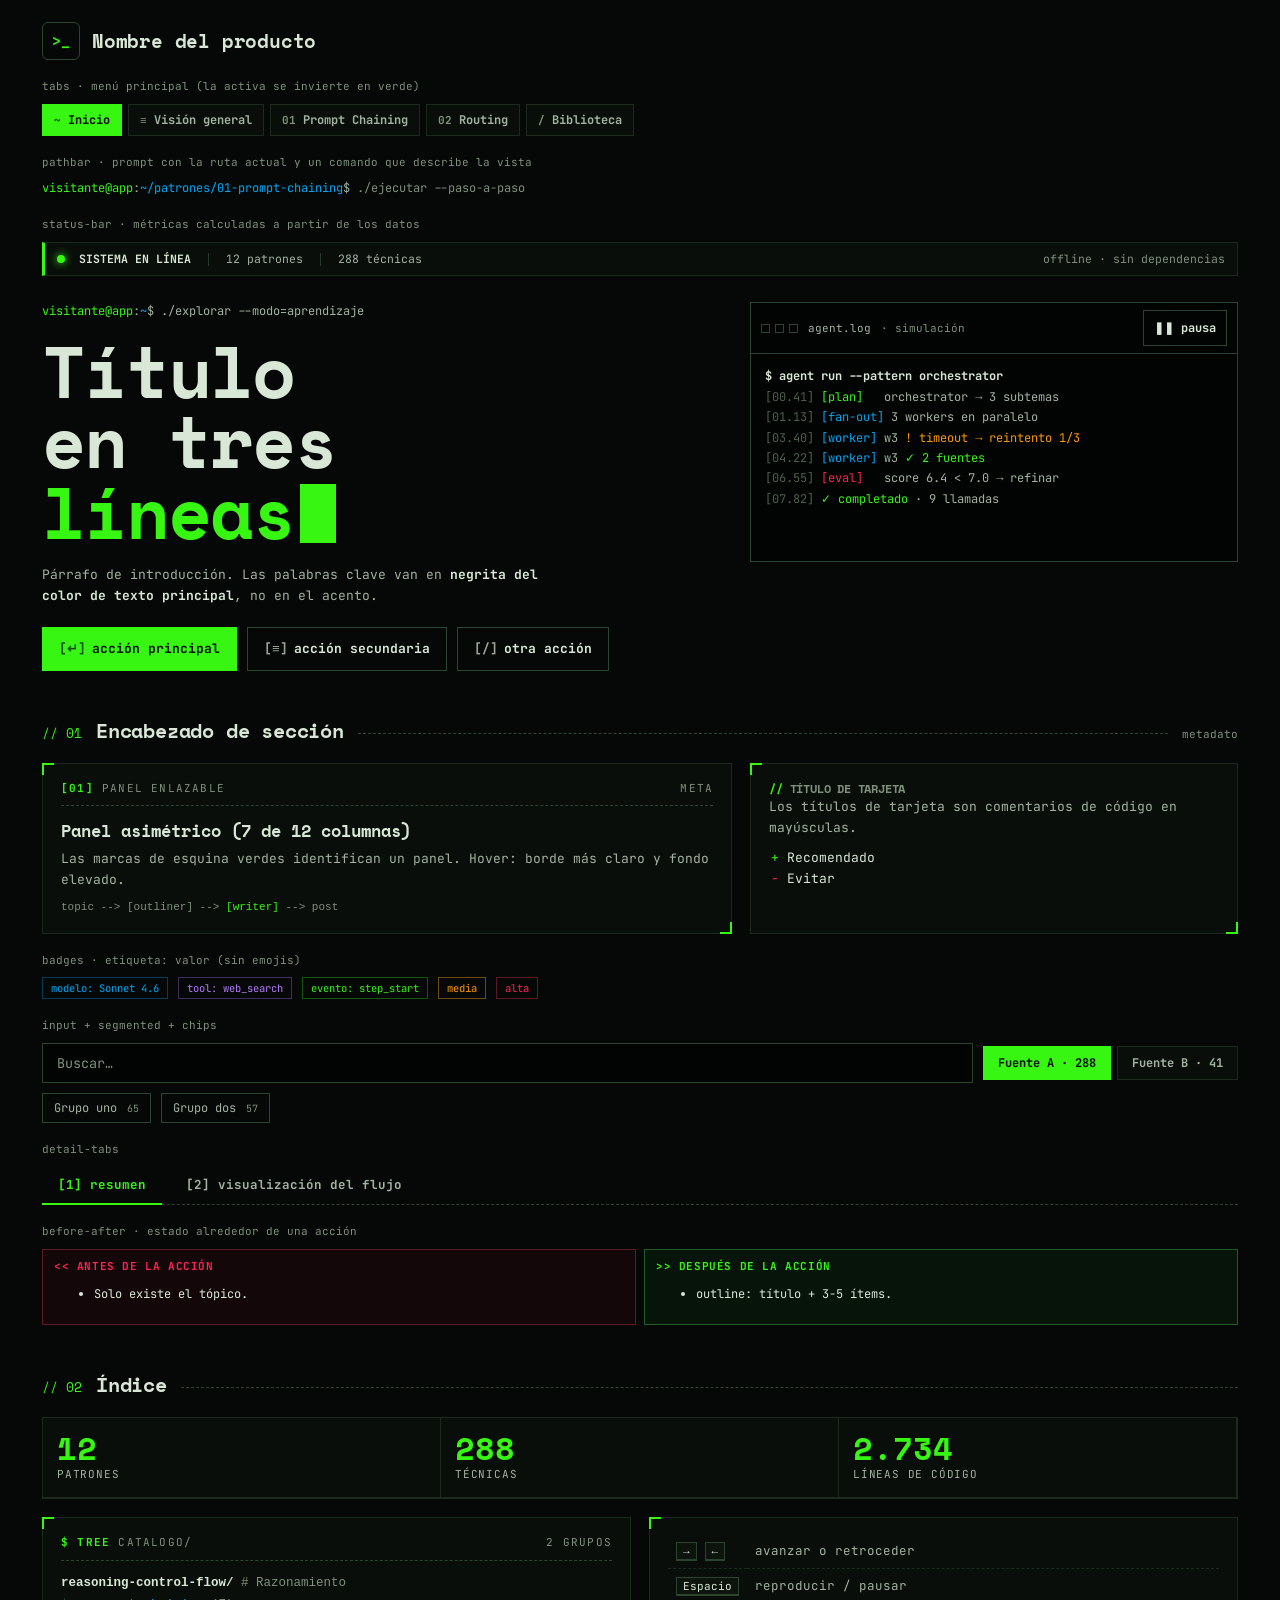
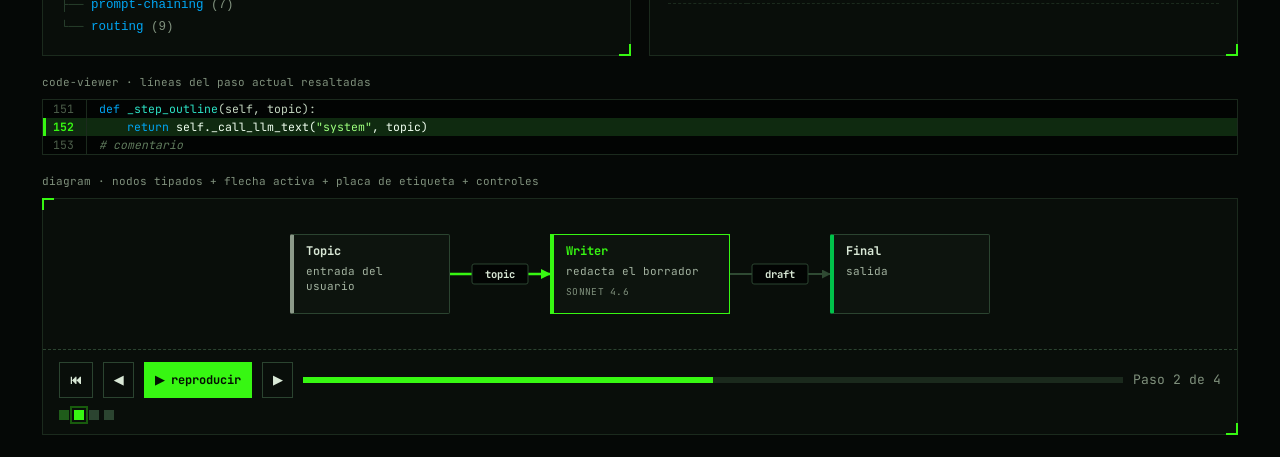
<file: .claude/skills/terminal-mono-ui/assets/components.html>
<!DOCTYPE html>
<html lang="es">
<head>
<meta charset="UTF-8">
<meta name="viewport" content="width=device-width, initial-scale=1.0">
<title>terminal-mono-ui · hoja de componentes</title>
<link rel="stylesheet" href="theme.css">
<style>
  body{margin:0;}
  .sheet{max-width:1240px;margin:0 auto;padding:22px;}
  .demo-row{display:flex;flex-wrap:wrap;gap:10px;align-items:center;}
  .label{font-size:11px;color:var(--t-text-3);margin:18px 0 8px;}
</style>
</head>
<body class="t-root">
<div class="sheet">

  <!-- COMPONENT: brand -->
  <a class="t-brand" href="#"><span class="t-logo" aria-hidden="true">&gt;_</span><h1>Nombre del producto</h1></a>

  <!-- COMPONENT: tabs -->
  <div class="label">tabs · menú principal (la activa se invierte en verde)</div>
  <nav class="t-tabs" aria-label="Secciones">
    <a class="t-tab" aria-current="page"><span class="t-n">~</span>Inicio</a>
    <a class="t-tab"><span class="t-n">≡</span>Visión general</a>
    <a class="t-tab"><span class="t-n">01</span>Prompt Chaining</a>
    <a class="t-tab"><span class="t-n">02</span>Routing</a>
    <a class="t-tab"><span class="t-n">/</span>Biblioteca</a>
  </nav>

  <!-- COMPONENT: pathbar -->
  <div class="label">pathbar · prompt con la ruta actual y un comando que describe la vista</div>
  <div class="t-pathbar"><span class="u">visitante@app</span>:<span class="p">~/patrones/01-prompt-chaining</span>$ <span class="c">./ejecutar --paso-a-paso</span></div>

  <!-- COMPONENT: status-bar -->
  <div class="label">status-bar · métricas calculadas a partir de los datos</div>
  <div class="t-status" role="status"><span class="t-led" aria-hidden="true"></span><b>SISTEMA EN LÍNEA</b>
    <span class="t-sep">│</span>12 patrones<span class="t-sep">│</span>288 técnicas<span class="t-right">offline · sin dependencias</span></div>

  <!-- COMPONENT: hero -->
  <div class="t-grid" style="margin-top:26px">
    <div style="grid-column:1/8">
      <div class="t-pathbar" style="margin-bottom:14px"><span class="u">visitante@app</span>:<span class="p">~</span>$ ./explorar --modo=aprendizaje</div>
      <h2 style="font:700 clamp(38px,6vw,72px)/.98 var(--t-display);letter-spacing:-2px;margin:0 0 18px">Título<br>en tres<br><span class="t-acc">líneas</span><span class="t-cursor" aria-hidden="true"></span></h2>
      <p class="t-muted" style="max-width:62ch">Párrafo de introducción. Las palabras clave van en <b style="color:var(--t-text)">negrita del color de texto principal</b>, no en el acento.</p>
      <div class="demo-row" style="margin-top:20px">
        <button class="t-btn is-primary"><span class="t-k">[↵]</span>acción principal</button>
        <button class="t-btn"><span class="t-k">[≡]</span>acción secundaria</button>
        <button class="t-btn"><span class="t-k">[/]</span>otra acción</button>
      </div>
    </div>
    <!-- COMPONENT: terminal-log -->
    <div style="grid-column:8/13">
      <div class="t-term" style="min-height:260px">
        <div class="t-term-bar"><span class="t-dots" aria-hidden="true"><i></i><i></i><i></i></span><span class="t-name">agent.log</span><span>· simulación</span>
          <button class="t-btn is-sm" type="button" aria-pressed="false">❚❚ pausa</button></div>
<pre class="t-log"><span class="hl">$ agent run --pattern orchestrator</span>
<span class="ts">[00.41]</span> <span class="ok">[plan]  </span> orchestrator → 3 subtemas
<span class="ts">[01.13]</span> <span class="in">[fan-out]</span> 3 workers en paralelo
<span class="ts">[03.40]</span> <span class="in">[worker]</span> w3 <span class="wr">! timeout → reintento 1/3</span>
<span class="ts">[04.22]</span> <span class="in">[worker]</span> w3 <span class="ok">✓ 2 fuentes</span>
<span class="ts">[06.55]</span> <span class="er">[eval]  </span> score 6.4 &lt; 7.0 → refinar
<span class="ts">[07.82]</span> <span class="ok">✓ completado</span> · 9 llamadas</pre>
      </div>
    </div>
  </div>

  <!-- COMPONENT: section-header -->
  <div class="t-sech"><span class="t-n">// 01</span><h3>Encabezado de sección</h3><span class="t-rule"></span><span class="t-meta">metadato</span></div>

  <!-- COMPONENT: panel -->
  <div class="t-grid">
    <div class="t-panel is-link" style="grid-column:1/8" tabindex="0" role="link">
      <div class="t-ptitle"><span><b>[01]</b> panel enlazable</span><span>meta</span></div>
      <h4 style="margin:0 0 6px;font:700 17px var(--t-display)">Panel asimétrico (7 de 12 columnas)</h4>
      <p class="t-muted" style="margin:0">Las marcas de esquina verdes identifican un panel. Hover: borde más claro y fondo elevado.</p>
<pre class="t-dim" style="font-size:11px;margin:8px 0 0">topic --&gt; [outliner] --&gt; <span class="t-acc">[writer]</span> --&gt; post</pre>
    </div>
    <!-- COMPONENT: card-title -->
    <div class="t-panel" style="grid-column:8/13">
      <h3 class="t-card-title">Título de tarjeta</h3>
      <p class="t-muted" style="margin:0 0 10px">Los títulos de tarjeta son comentarios de código en mayúsculas.</p>
      <ul class="t-list-ok"><li>Recomendado</li></ul>
      <ul class="t-list-bad"><li>Evitar</li></ul>
    </div>
  </div>

  <!-- COMPONENT: badges -->
  <div class="label">badges · etiqueta: valor (sin emojis)</div>
  <div class="demo-row">
    <span class="t-badge is-info">modelo: Sonnet 4.6</span><span class="t-badge is-tool">tool: web_search</span>
    <span class="t-badge is-ok">evento: step_start</span><span class="t-badge is-warn">media</span><span class="t-badge is-err">alta</span>
  </div>

  <!-- COMPONENT: chips-search-segmented -->
  <div class="label">input + segmented + chips</div>
  <div class="demo-row"><input class="t-input" style="flex:1;min-width:220px" placeholder="Buscar…">
    <div class="t-seg"><span class="is-on">Fuente A · 288</span><span>Fuente B · 41</span></div></div>
  <div class="demo-row" style="margin-top:10px"><span class="t-chip">Grupo uno <small>65</small></span><span class="t-chip">Grupo dos <small>57</small></span></div>

  <!-- COMPONENT: detail-tabs -->
  <div class="label">detail-tabs</div>
  <div class="t-dtabs"><span class="t-dtab is-on">[1] resumen</span><span class="t-dtab">[2] visualización del flujo</span></div>

  <!-- COMPONENT: before-after -->
  <div class="label">before-after · estado alrededor de una acción</div>
  <div class="t-bc">
    <div class="t-before"><h4>&lt;&lt; antes de la acción</h4><ul><li>Solo existe el tópico.</li></ul></div>
    <div class="t-after"><h4>&gt;&gt; después de la acción</h4><ul><li>outline: título + 3-5 ítems.</li></ul></div>
  </div>

  <!-- COMPONENT: stats -->
  <div class="t-sech"><span class="t-n">// 02</span><h3>Índice</h3><span class="t-rule"></span></div>
  <div class="t-stats"><div><div class="v">12</div><div class="l">patrones</div></div><div><div class="v">288</div><div class="l">técnicas</div></div>
    <div><div class="v">2.734</div><div class="l">líneas de código</div></div></div>

  <div class="t-grid" style="margin-top:18px">
    <!-- COMPONENT: tree -->
    <div class="t-panel" style="grid-column:1/7"><div class="t-ptitle"><span><b>$ tree</b> catalogo/</span><span>2 grupos</span></div>
<pre class="t-tree"><span class="d">reasoning-control-flow/</span> <span class="c"># Razonamiento</span>
<span class="br">├──</span> <span class="f">prompt-chaining</span> <span class="n">(7)</span>
<span class="br">└──</span> <span class="f">routing</span> <span class="n">(9)</span></pre></div>
    <!-- COMPONENT: keys -->
    <div class="t-panel" style="grid-column:7/13">
      <table class="t-keys"><tr><td><kbd>→</kbd> <kbd>←</kbd></td><td>avanzar o retroceder</td></tr>
        <tr><td><kbd>Espacio</kbd></td><td>reproducir / pausar</td></tr></table></div>
  </div>

  <!-- COMPONENT: code-viewer -->
  <div class="label">code-viewer · líneas del paso actual resaltadas</div>
  <div class="t-code">
    <div class="ln-row"><span class="ln">151</span><span class="lc"><span class="tk-kw">def</span> <span class="tk-fn">_step_outline</span>(self, topic):</span></div>
    <div class="ln-row is-hl"><span class="ln">152</span><span class="lc">    <span class="tk-kw">return</span> self._call_llm_text(<span class="tk-str">"system"</span>, topic)</span></div>
    <div class="ln-row"><span class="ln">153</span><span class="lc"><span class="tk-cm"># comentario</span></span></div>
  </div>

  <!-- COMPONENT: diagram -->
  <div class="label">diagram · nodos tipados + flecha activa + placa de etiqueta + controles</div>
  <div class="t-panel" style="padding:0">
    <svg viewBox="0 0 760 150" style="width:100%;max-width:760px;display:block;margin:0 auto" role="img" aria-label="Diagrama de ejemplo">
      <defs>
        <marker id="t-ah" viewBox="0 0 10 10" refX="9" refY="5" markerWidth="9" markerHeight="9" markerUnits="userSpaceOnUse" orient="auto-start-reverse"><path d="M0,0 L10,5 L0,10 z" class="t-ahead"/></marker>
        <marker id="t-ah-a" viewBox="0 0 10 10" refX="9" refY="5" markerWidth="10" markerHeight="10" markerUnits="userSpaceOnUse" orient="auto-start-reverse"><path d="M0,0 L10,5 L0,10 z" class="t-ahead-a"/></marker>
      </defs>
      <path class="t-edge is-active" d="M 190 75 L 290 75"/>
      <path class="t-edge" d="M 470 75 L 570 75"/>
      <g><rect class="t-edge-plate" x="212" y="65" width="56" height="20" rx="2"/><text class="t-edge-label" x="240" y="78.6" text-anchor="middle">topic</text></g>
      <g><rect class="t-edge-plate" x="492" y="65" width="56" height="20" rx="2"/><text class="t-edge-label" x="520" y="78.6" text-anchor="middle">draft</text></g>
      <foreignObject x="30" y="35" width="160" height="80"><div xmlns="http://www.w3.org/1999/xhtml" class="t-node is-input"><div class="nt">Topic</div><div class="ns">entrada del usuario</div></div></foreignObject>
      <foreignObject x="290" y="35" width="180" height="80"><div xmlns="http://www.w3.org/1999/xhtml" class="t-node is-llm is-active"><div class="nt">Writer</div><div class="ns">redacta el borrador</div><div class="nm">sonnet 4.6</div></div></foreignObject>
      <foreignObject x="570" y="35" width="160" height="80"><div xmlns="http://www.w3.org/1999/xhtml" class="t-node is-output"><div class="nt">Final</div><div class="ns">salida</div></div></foreignObject>
    </svg>
    <!-- COMPONENT: player-controls -->
    <div class="demo-row" style="padding:12px 16px;border-top:1px dashed var(--t-outline-strong)">
      <button class="t-btn is-sm">⏮</button><button class="t-btn is-sm">◀</button>
      <button class="t-btn is-sm is-primary">▶ reproducir</button><button class="t-btn is-sm">▶</button>
      <div class="t-progress"><div class="fill" style="width:50%"></div></div><span class="t-dim">Paso 2 de 4</span>
    </div>
    <div class="t-dots-steps" style="padding:0 16px 14px"><i class="is-done"></i><i class="is-on"></i><i></i><i></i></div>
  </div>

</div>
</body>
</html>
</file>
<file: .claude/skills/terminal-mono-ui/assets/theme.css>
/* =====================================================================
   terminal-mono-ui · theme.css
   Sistema de diseño de estética terminal: monoespaciado, modo oscuro,
   paneles técnicos con marcas de esquina, un único acento verde.
   Todas las clases usan el prefijo t- para no chocar con el proyecto.
   Uso: copiar este archivo + la carpeta fonts/ y enlazarlo.
   ===================================================================== */

/* ---------- 1. Fuentes (auto-hospedadas, OFL 1.1) ---------- */
@font-face{font-family:"Space Mono";font-weight:400;font-style:normal;font-display:swap;src:url("fonts/space-mono-400.woff2") format("woff2");}
@font-face{font-family:"Space Mono";font-weight:700;font-style:normal;font-display:swap;src:url("fonts/space-mono-700.woff2") format("woff2");}
@font-face{font-family:"JetBrains Mono";font-weight:400 700;font-style:normal;font-display:swap;src:url("fonts/jetbrains-mono.woff2") format("woff2");}

/* ---------- 2. Tokens ---------- */
:root{
  /* acento y estados */
  --t-primary:#37F712;          /* activo, foco, resaltado, CTA principal (13.9:1 sobre surface) */
  --t-on-primary:#031003;       /* texto sobre fondo primary */
  --t-primary-hover:#7DFF63;
  --t-secondary:#00A6F4;        /* enlaces, rutas, info (7.4:1) */
  --t-warning:#FE9900;          /* avisos, decisiones, reintentos (9.4:1) */
  --t-danger:#FF2157;           /* errores, "antes", anti-señales (5.4:1) */
  --t-success:#00C24A;          /* salidas / resultados (8.5:1) */

  /* superficies (de más profunda a más alta) */
  --t-surface-deep:#020403;     /* terminales, código, inputs */
  --t-surface:#050806;          /* fondo de página */
  --t-panel:#090E0A;            /* paneles */
  --t-panel-high:#0D140E;       /* hover / elementos internos */
  --t-outline:#1B2A1D;          /* bordes por defecto */
  --t-outline-strong:#2B4430;   /* bordes punteados, separadores, hover */

  /* texto */
  --t-text:#D9E8D6;             /* principal (15.8:1) */
  --t-text-2:#A3B3A0;           /* secundario (9.1:1) */
  --t-text-3:#7F907C;           /* metadatos (5.9:1) */
  --t-text-faint:#4D5F4B;       /* SOLO decorativo: números de línea, timestamps (2.9:1) */

  /* tipos de nodo en diagramas */
  --t-node-input:#8C9A89; --t-node-llm:#00A6F4; --t-node-llm-light:#2DE2C5; --t-node-tool:#B47CFF;
  --t-node-human:#FF4FA3; --t-node-decision:#FE9900; --t-node-output:#00C24A;
  --t-edge:#2F4A33;

  /* tipografía */
  --t-mono:"JetBrains Mono",ui-monospace,SFMono-Regular,Menlo,Consolas,monospace;
  --t-display:"Space Mono","JetBrains Mono",ui-monospace,monospace;

  /* espacio (base 4px) */
  --t-s1:4px; --t-s2:8px; --t-s3:12px; --t-s4:16px; --t-s5:18px; --t-s6:22px; --t-s7:26px; --t-s8:44px;

  /* movimiento */
  --t-dur-state:120ms; --t-dur-tick:560ms; --t-dur-step:4200ms;
}

/* ---------- 3. Base ---------- */
.t-root,.t-root *{box-sizing:border-box;}
.t-root{background:var(--t-surface);color:var(--t-text);font-family:var(--t-mono);font-size:13px;line-height:1.6;}
.t-root ::selection{background:var(--t-primary);color:#000;}
.t-root :focus-visible{outline:2px solid var(--t-primary);outline-offset:2px;}
.t-root h1,.t-root h2,.t-root h3{font-family:var(--t-display);letter-spacing:-.2px;margin:0;}
.t-root a:not([class]){color:var(--t-secondary);}   /* enlaces de texto; los componentes <a> definen su propio color */
.t-root code{background:var(--t-surface-deep);color:#9CFF7D;padding:1px 5px;font-size:12px;}
.t-muted{color:var(--t-text-2);} .t-dim{color:var(--t-text-3);} .t-acc{color:var(--t-primary);}

/* ---------- 4. Marca y navegación ---------- */
.t-brand{display:flex;align-items:center;gap:12px;color:inherit;text-decoration:none;}
.t-brand .t-logo{width:38px;height:38px;display:grid;place-items:center;font-weight:700;font-size:15px;color:var(--t-primary);
  background:var(--t-surface);border:1px solid var(--t-outline-strong);border-radius:6px;}
.t-brand h1{font-size:19px;}

.t-tabs{display:flex;flex-wrap:wrap;gap:6px;}
.t-tab{text-decoration:none;font:700 12px var(--t-mono);padding:7px 11px;background:var(--t-panel);border:1px solid var(--t-outline);color:var(--t-text-2);cursor:pointer;}
.t-tab:hover{border-color:var(--t-outline-strong);color:var(--t-text);}
.t-tab .t-n{color:var(--t-text-3);font-size:11px;margin-right:7px;}
.t-tab[aria-current="page"],.t-tab.is-active{background:var(--t-primary);border-color:var(--t-primary);color:var(--t-on-primary);}
.t-tab[aria-current="page"] .t-n,.t-tab.is-active .t-n{color:var(--t-on-primary);opacity:.75;}

/* prompt de ruta: muestra dónde está el usuario */
.t-pathbar{font-size:12px;color:var(--t-text-2);white-space:nowrap;overflow:hidden;text-overflow:ellipsis;}
.t-pathbar .u{color:var(--t-primary);} .t-pathbar .p{color:var(--t-secondary);} .t-pathbar .c{color:var(--t-text-3);}

/* barra de estado */
.t-status{display:flex;flex-wrap:wrap;gap:6px 14px;align-items:center;font-size:11.5px;color:var(--t-text-2);
  border:1px solid var(--t-outline);border-left:3px solid var(--t-primary);background:var(--t-panel);padding:7px 12px;}
.t-status .t-led{width:8px;height:8px;border-radius:50%;background:var(--t-primary);box-shadow:0 0 8px var(--t-primary);}
.t-status .t-sep{color:var(--t-outline-strong);} .t-status b{color:var(--t-text);}
.t-status .t-right{margin-left:auto;color:var(--t-text-3);}

/* ---------- 5. Layout ---------- */
.t-grid{display:grid;grid-template-columns:repeat(12,minmax(0,1fr));gap:var(--t-s5);}
.t-grid > *{min-width:0;}
@media (max-width:980px){.t-grid{grid-template-columns:minmax(0,1fr);}.t-grid > *{grid-column:1/-1 !important;}}

/* encabezado de sección: // 01  Título  -------------  meta */
.t-sech{display:flex;align-items:baseline;gap:14px;margin:var(--t-s8) 0 var(--t-s4);font-family:var(--t-display);}
.t-sech .t-n{color:var(--t-primary);font-size:13px;} .t-sech h2,.t-sech h3{font-size:20px;}
.t-sech .t-rule{flex:1;border-bottom:1px dashed var(--t-outline-strong);transform:translateY(-4px);}
.t-sech .t-meta{font:11px var(--t-mono);color:var(--t-text-3);}

/* ---------- 6. Panel con marcas de esquina ---------- */
.t-panel{position:relative;background:var(--t-panel);border:1px solid var(--t-outline);padding:16px 18px;}
.t-panel::before,.t-panel::after{content:"";position:absolute;width:10px;height:10px;border:solid var(--t-primary);pointer-events:none;}
.t-panel::before{top:-1px;left:-1px;border-width:2px 0 0 2px;}
.t-panel::after{bottom:-1px;right:-1px;border-width:0 2px 2px 0;}
.t-panel.is-link{cursor:pointer;transition:border-color var(--t-dur-state),background var(--t-dur-state);}
.t-panel.is-link:hover{border-color:var(--t-outline-strong);background:var(--t-panel-high);}
.t-ptitle{display:flex;justify-content:space-between;gap:10px;font-size:11px;letter-spacing:1.2px;text-transform:uppercase;
  color:var(--t-text-3);border-bottom:1px dashed var(--t-outline-strong);padding-bottom:8px;margin-bottom:12px;}
.t-ptitle b{color:var(--t-primary);}
/* título de tarjeta estilo comentario: // TÍTULO */
.t-card-title{font:700 11.5px var(--t-mono);letter-spacing:1.2px;text-transform:uppercase;color:var(--t-text-3);margin:0 0 8px;}
.t-card-title::before{content:"// ";color:var(--t-primary);}

/* ---------- 7. Botones, chips, badges, kbd, inputs ---------- */
.t-btn{font:700 13px var(--t-mono);cursor:pointer;padding:11px 16px;min-height:44px;background:transparent;color:var(--t-text);
  border:1px solid var(--t-outline-strong);border-radius:0;transition:color var(--t-dur-state),border-color var(--t-dur-state),background var(--t-dur-state);}
.t-btn:hover{border-color:var(--t-primary);color:var(--t-primary);}
.t-btn.is-primary{background:var(--t-primary);border-color:var(--t-primary);color:var(--t-on-primary);}
.t-btn.is-primary:hover{background:var(--t-primary-hover);color:var(--t-on-primary);}
.t-btn.is-sm{font-size:12px;padding:6px 10px;min-height:36px;}
.t-btn .t-k{opacity:.7;margin-right:6px;}
.t-btn:disabled{opacity:.4;cursor:not-allowed;}

.t-chip{font:12px var(--t-mono);padding:6px 11px;border:1px solid var(--t-outline-strong);color:var(--t-text-2);background:transparent;cursor:pointer;}
.t-chip:hover{border-color:var(--t-primary);color:var(--t-primary);} .t-chip small{color:var(--t-text-3);margin-left:3px;}

.t-badge{display:inline-block;font:10.5px var(--t-mono);padding:3px 8px;border:1px solid var(--t-outline-strong);color:var(--t-text-2);}
.t-badge.is-info{color:var(--t-secondary);border-color:#00A6F455;}
.t-badge.is-ok{color:var(--t-primary);border-color:#37F71255;}
.t-badge.is-warn{color:var(--t-warning);border-color:#6b4a10;}
.t-badge.is-err{color:var(--t-danger);border-color:#5a1a26;}
.t-badge.is-tool{color:var(--t-node-tool);border-color:#B47CFF55;}

.t-root kbd,.t-kbd{font:11px var(--t-mono);color:var(--t-text);background:var(--t-panel-high);border:1px solid var(--t-outline-strong);border-bottom-width:2px;padding:1px 6px;}

.t-input{font:13.5px var(--t-mono);width:100%;background:var(--t-surface-deep);border:1px solid var(--t-outline-strong);color:var(--t-text);padding:10px 14px;outline:none;}
.t-input:focus{border-color:var(--t-primary);}
.t-input::placeholder{color:var(--t-text-3);}

.t-seg{display:flex;gap:6px;flex-wrap:wrap;}
.t-seg > *{font:700 12px var(--t-mono);padding:8px 14px;background:var(--t-panel);border:1px solid var(--t-outline);color:var(--t-text-2);cursor:pointer;}
.t-seg > .is-on{background:var(--t-primary);border-color:var(--t-primary);color:var(--t-on-primary);}

/* pestañas de detalle: [1] resumen  [2] flujo */
.t-dtabs{display:flex;gap:8px;border-bottom:1px dashed var(--t-outline-strong);}
.t-dtab{font:700 12.5px var(--t-mono);padding:10px 16px;color:var(--t-text-2);border-bottom:2px solid transparent;margin-bottom:-1px;cursor:pointer;}
.t-dtab.is-on{color:var(--t-primary);border-bottom-color:var(--t-primary);}

/* ---------- 8. Terminal / log ---------- */
.t-term{background:var(--t-surface-deep);border:1px solid var(--t-outline-strong);display:flex;flex-direction:column;}
.t-term-bar{display:flex;align-items:center;gap:10px;padding:7px 10px;border-bottom:1px solid var(--t-outline-strong);font-size:11px;color:var(--t-text-3);}
.t-term-bar .t-dots{display:flex;gap:5px;} .t-term-bar .t-dots i{width:9px;height:9px;border:1px solid var(--t-outline-strong);display:block;}
.t-term-bar .t-name{color:var(--t-text-2);} .t-term-bar .t-btn{margin-left:auto;}
.t-log{margin:0;padding:12px 14px;font:12px/1.7 var(--t-mono);white-space:pre-wrap;color:var(--t-text-2);}
.t-log .ts{color:var(--t-text-faint);} .t-log .ok{color:var(--t-primary);} .t-log .in{color:var(--t-secondary);}
.t-log .wr{color:var(--t-warning);} .t-log .er{color:var(--t-danger);} .t-log .hl{color:var(--t-text);font-weight:700;}
.t-cursor{display:inline-block;width:.5em;height:.82em;background:var(--t-primary);margin-left:6px;vertical-align:-.06em;animation:t-blink 1.1s steps(1) infinite;}
@keyframes t-blink{50%{opacity:0}}

/* ---------- 9. Datos ---------- */
.t-stats{display:grid;grid-template-columns:repeat(auto-fit,minmax(150px,1fr));border:1px solid var(--t-outline);}
.t-stats > div{padding:14px;border-right:1px solid var(--t-outline);border-bottom:1px solid var(--t-outline);background:var(--t-panel);}
.t-stats .v{font:700 32px/1.05 var(--t-display);color:var(--t-primary);}
.t-stats .l{font-size:11px;color:var(--t-text-2);text-transform:uppercase;letter-spacing:.8px;}

.t-tree{margin:0;font-size:12.5px;line-height:1.75;color:var(--t-text-2);overflow-x:auto;}
.t-tree .d{color:var(--t-text);font-weight:700;} .t-tree .br{color:var(--t-outline-strong);}
.t-tree .f{color:var(--t-secondary);} .t-tree .n,.t-tree .c{color:var(--t-text-3);}

.t-keys{width:100%;border-collapse:collapse;font-size:12.5px;}
.t-keys td{padding:7px 8px;border-bottom:1px dashed var(--t-outline);color:var(--t-text-2);vertical-align:top;}
.t-keys td:first-child{white-space:nowrap;width:1%;}

/* listas con marcadores de terminal */
.t-list-ok,.t-list-bad{margin:0;padding-left:18px;}
.t-list-ok li::marker{content:"+ ";color:var(--t-primary);}
.t-list-bad li::marker{content:"- ";color:var(--t-danger);}

/* antes / después */
.t-bc{display:grid;grid-template-columns:1fr 1fr;gap:8px;}
@media (max-width:560px){.t-bc{grid-template-columns:1fr;}}
.t-before,.t-after{padding:9px 11px;font-size:12px;line-height:1.4;}
.t-before{background:#140709;border:1px solid #5a1a26;} .t-after{background:#06140a;border:1px solid #1f5c2a;}
.t-before h4,.t-after h4{margin:0 0 5px;font-size:11px;text-transform:uppercase;letter-spacing:.6px;}
.t-before h4{color:var(--t-danger);} .t-after h4{color:var(--t-primary);}

/* ---------- 10. Código ---------- */
.t-code{background:var(--t-surface-deep);border:1px solid var(--t-outline);overflow:auto;max-height:600px;font:11.5px/1.55 var(--t-mono);}
.t-code .ln-row{display:flex;white-space:pre;min-width:max-content;position:relative;}
.t-code .ln{flex:0 0 auto;width:44px;text-align:right;padding-right:12px;margin-right:12px;color:var(--t-text-faint);
  border-right:1px solid var(--t-outline);user-select:none;}
.t-code .lc{color:#C4D6C0;padding-right:16px;}
.t-code .ln-row.is-hl{background:#0F2A10;} .t-code .ln-row.is-hl .ln{color:var(--t-primary);font-weight:700;}
.t-code .ln-row.is-hl .lc{color:#F0FFF0;}
.t-code .ln-row.is-hl::before{content:"";position:absolute;left:0;top:0;bottom:0;width:3px;background:var(--t-primary);}
.tk-kw{color:#00A6F4;} .tk-str{color:#9CFF7D;} .tk-cm{color:#5F7A5C;font-style:italic;} .tk-num,.tk-dec{color:#FE9900;} .tk-fn{color:#2DE2C5;}

/* ---------- 11. Diagramas (SVG + foreignObject) ---------- */
.t-node{width:100%;height:100%;box-sizing:border-box;border-radius:2px;border:1.5px solid var(--t-outline-strong);
  border-left:4px solid var(--t-node-llm-light);background:var(--t-panel-high);padding:8px 12px;overflow:hidden;font-family:var(--t-mono);cursor:pointer;}
.t-node .nt{font-size:12px;font-weight:700;line-height:17px;color:var(--t-text);overflow-wrap:anywhere;}
.t-node .ns{font-size:11px;line-height:15px;color:var(--t-text-2);margin-top:4px;overflow-wrap:anywhere;}
.t-node .nm{font-size:9.5px;margin-top:5px;color:var(--t-text-3);letter-spacing:.3px;text-transform:uppercase;}
.t-node.is-input{border-left-color:var(--t-node-input);} .t-node.is-llm{border-left-color:var(--t-node-llm);}
.t-node.is-tool{border-left-color:var(--t-node-tool);} .t-node.is-human{border-left-color:var(--t-node-human);}
.t-node.is-decision{border-left-color:var(--t-node-decision);} .t-node.is-output{border-left-color:var(--t-node-output);}
.t-node.is-note{background:#1D1608;border:1px dashed #7A5A14;color:#FFD28A;}
.t-node.is-active{border-color:var(--t-primary);box-shadow:0 0 0 1px var(--t-primary),0 0 18px #37F71244;}
.t-node.is-active .nt{color:var(--t-primary);}
.t-edge{stroke:var(--t-edge);stroke-width:2;fill:none;marker-end:url(#t-ah);}
.t-edge.is-active{stroke:var(--t-primary);stroke-width:2.6;marker-end:url(#t-ah-a);}
.t-ahead{fill:var(--t-edge);} .t-ahead-a{fill:var(--t-primary);}
.t-edge-label{font:700 10.5px var(--t-mono);fill:var(--t-text);}
.t-edge-plate{fill:var(--t-surface-deep);stroke:var(--t-outline-strong);}
.t-flowdot{fill:#DFFFD6;filter:drop-shadow(0 0 5px var(--t-primary));}
.t-lifeline{stroke:var(--t-outline-strong);stroke-width:1.5;stroke-dasharray:5 5;}

/* ---------- 12. Controles de reproducción ---------- */
.t-progress{flex:1;min-width:120px;height:6px;background:var(--t-outline);cursor:pointer;}
.t-progress .fill{height:100%;background:var(--t-primary);}
.t-dots-steps{display:flex;gap:5px;flex-wrap:wrap;}
.t-dots-steps i{width:10px;height:10px;background:var(--t-outline-strong);cursor:pointer;display:block;}
.t-dots-steps i.is-done{background:#1F5C1A;}
.t-dots-steps i.is-on{background:var(--t-primary);outline:2px solid #37F71255;outline-offset:2px;}

/* ---------- 13. Accesibilidad ---------- */
@media (prefers-reduced-motion: reduce){
  .t-cursor{animation:none;}
  .t-root *{transition:none !important;}
}
</file>
